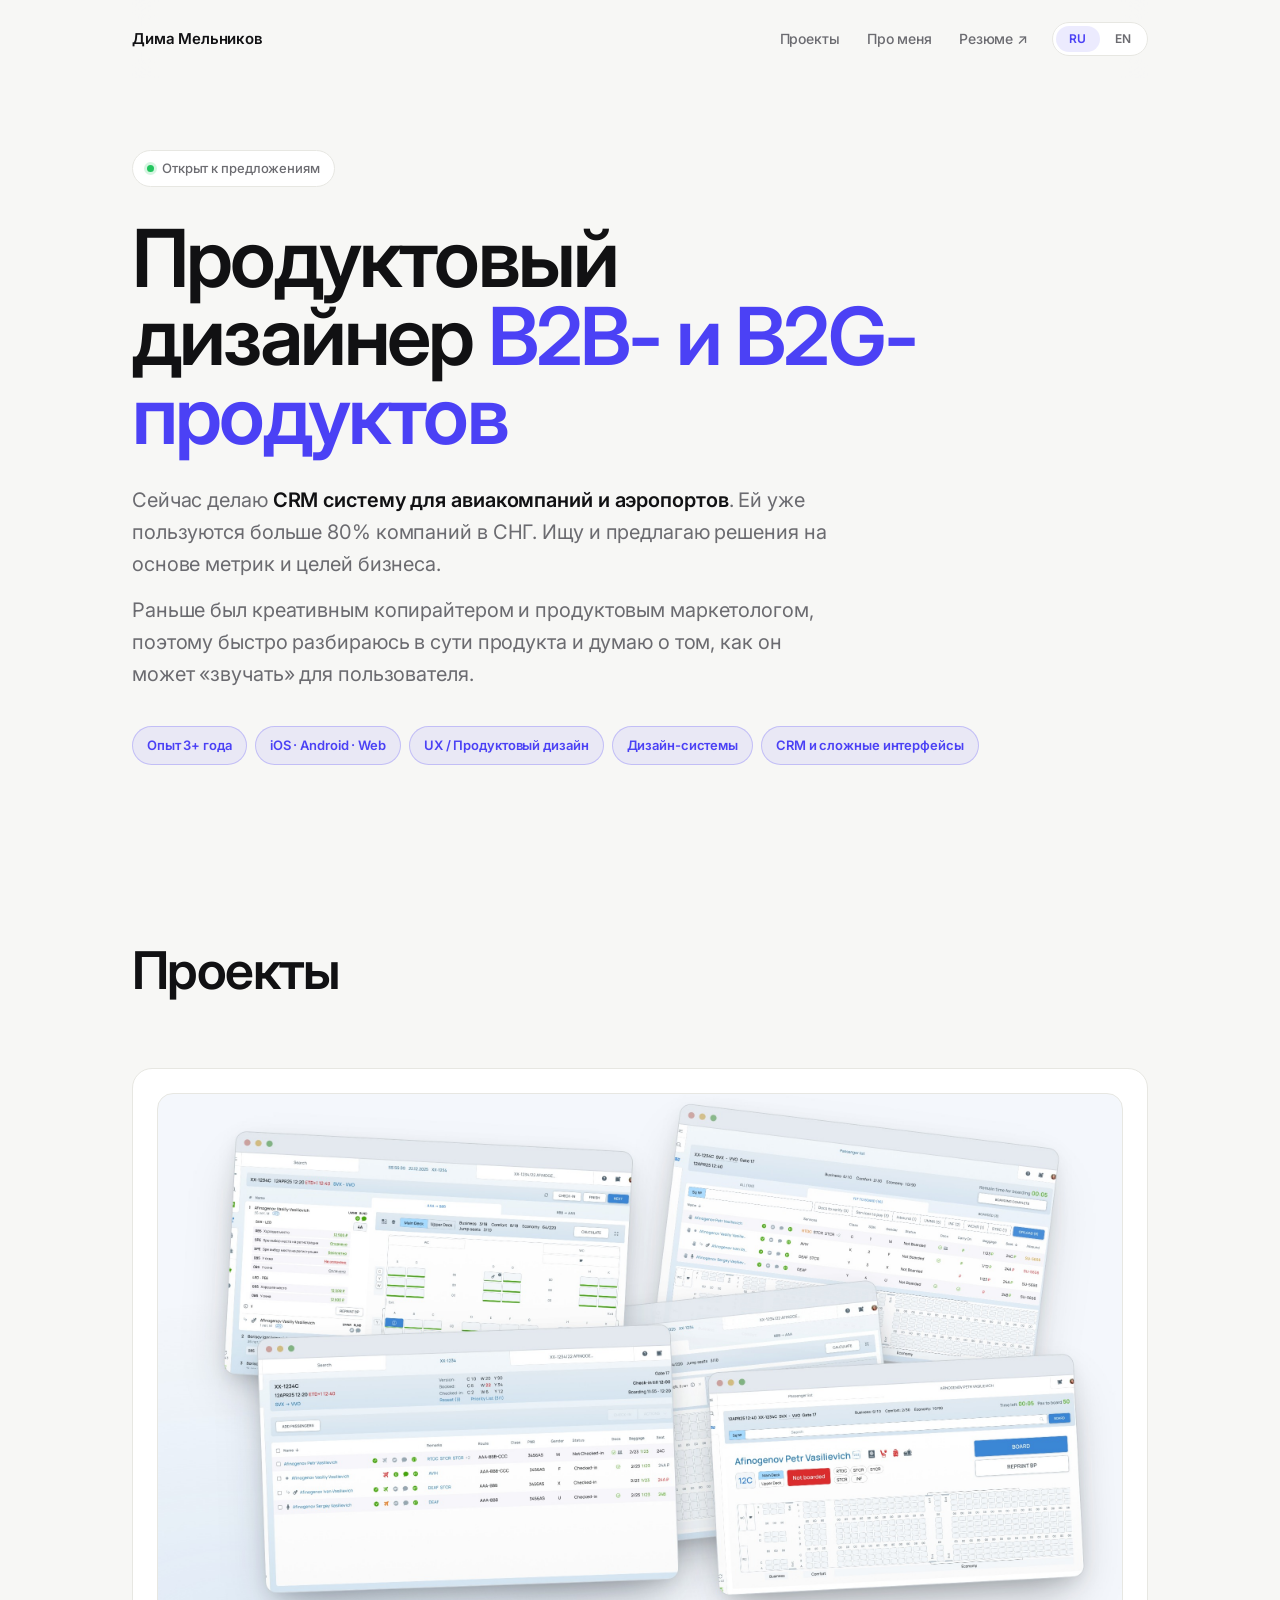
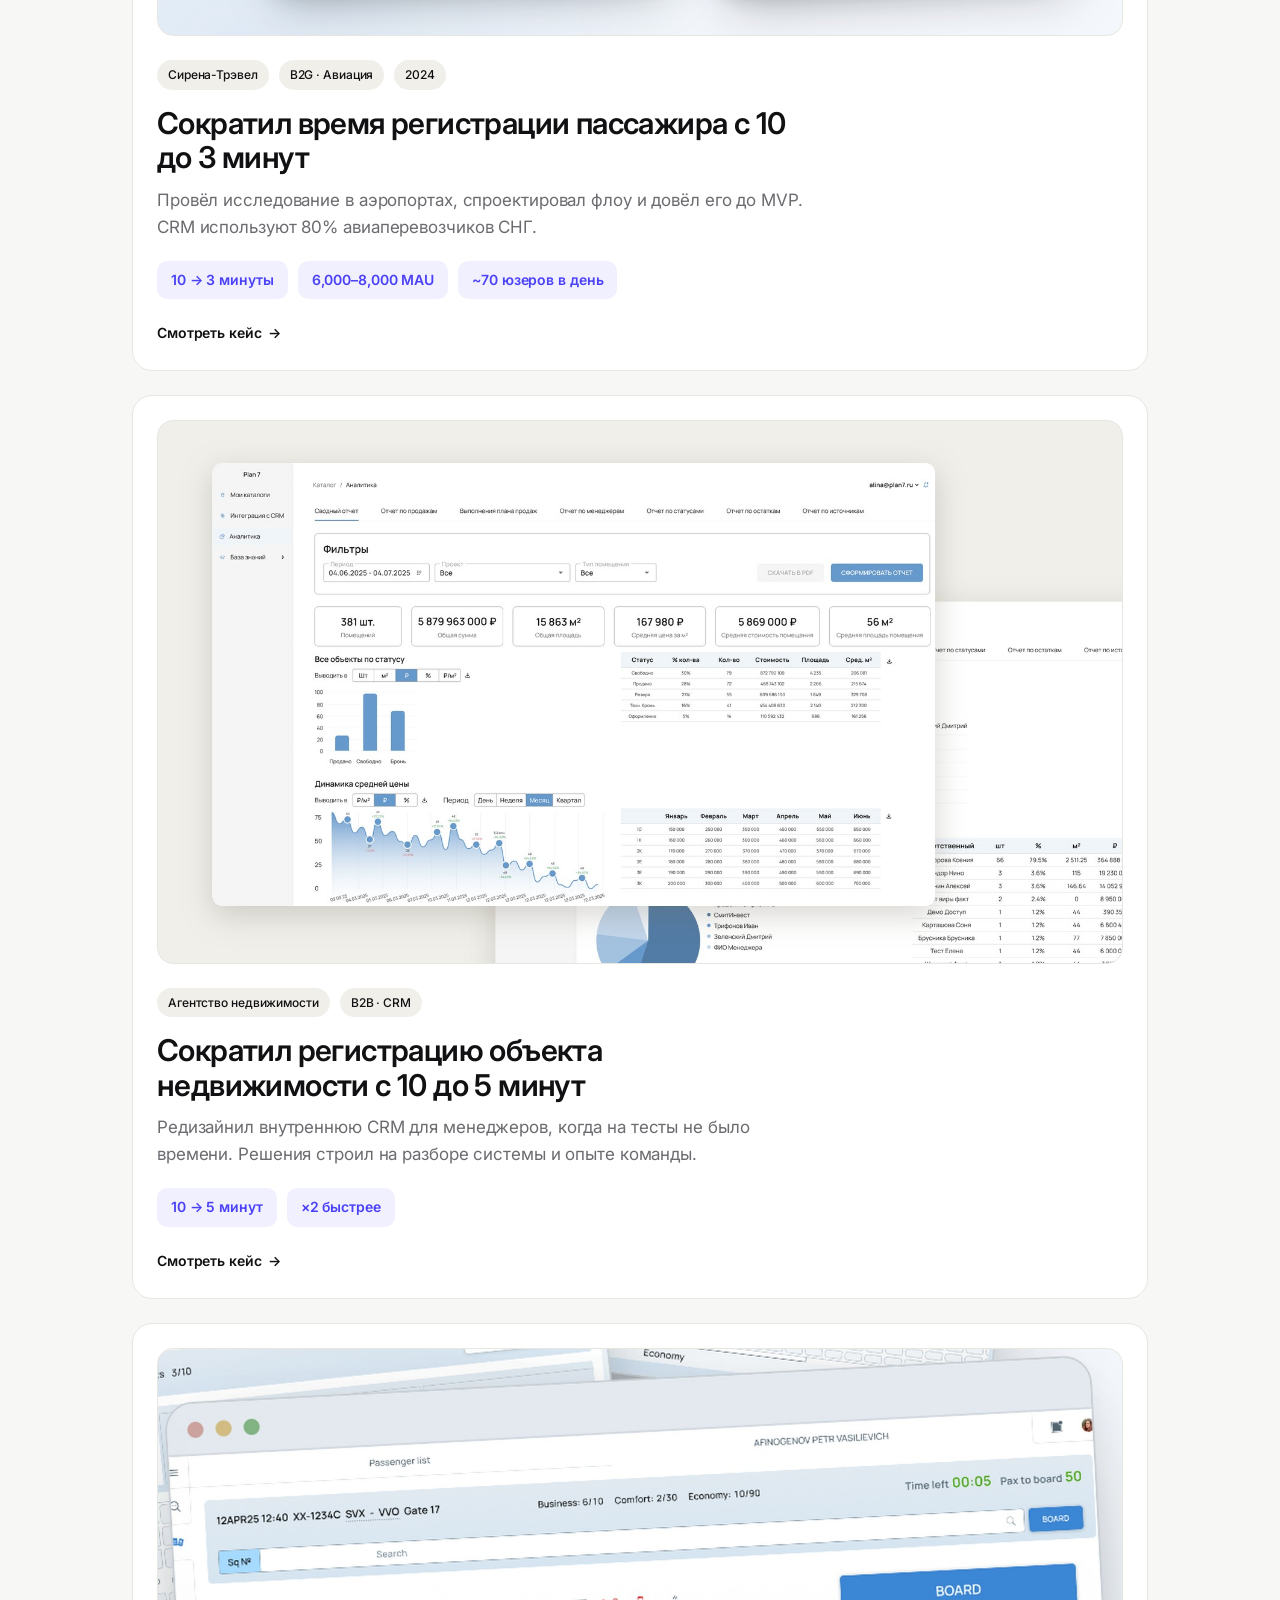
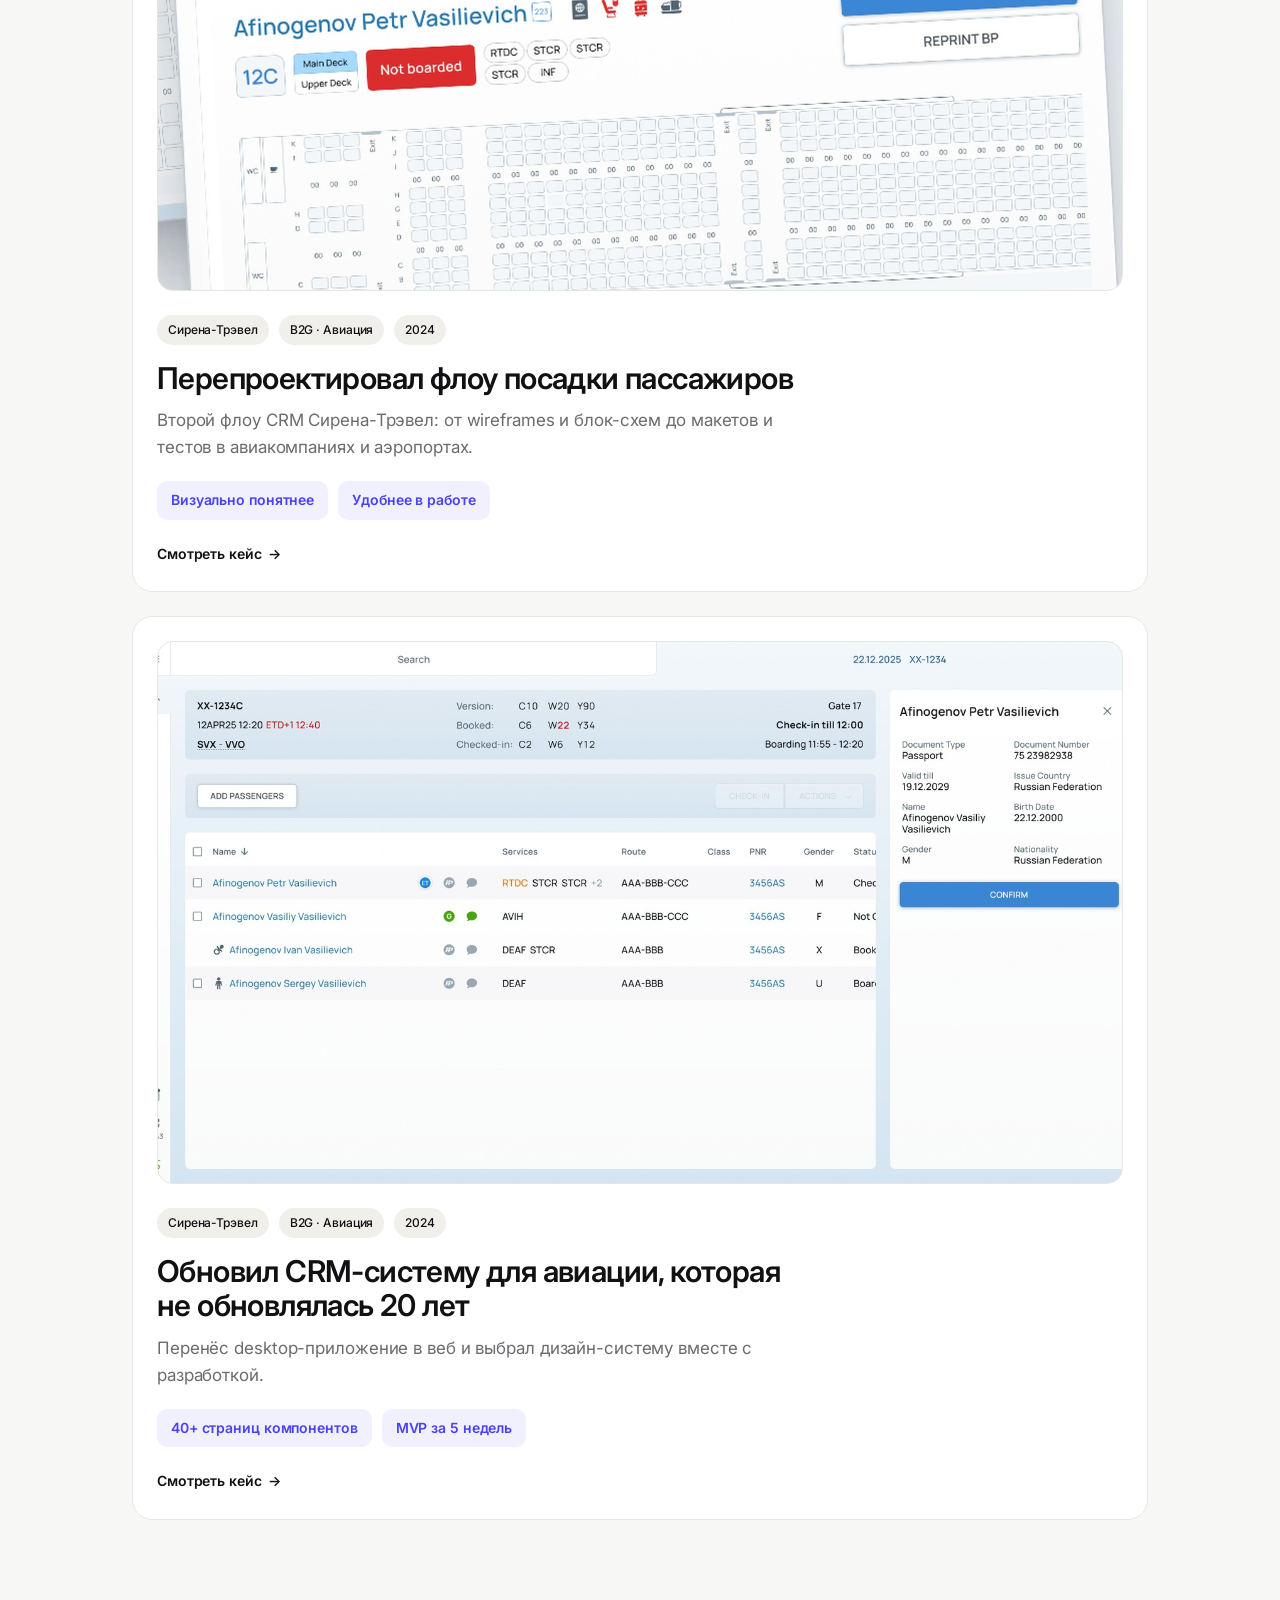
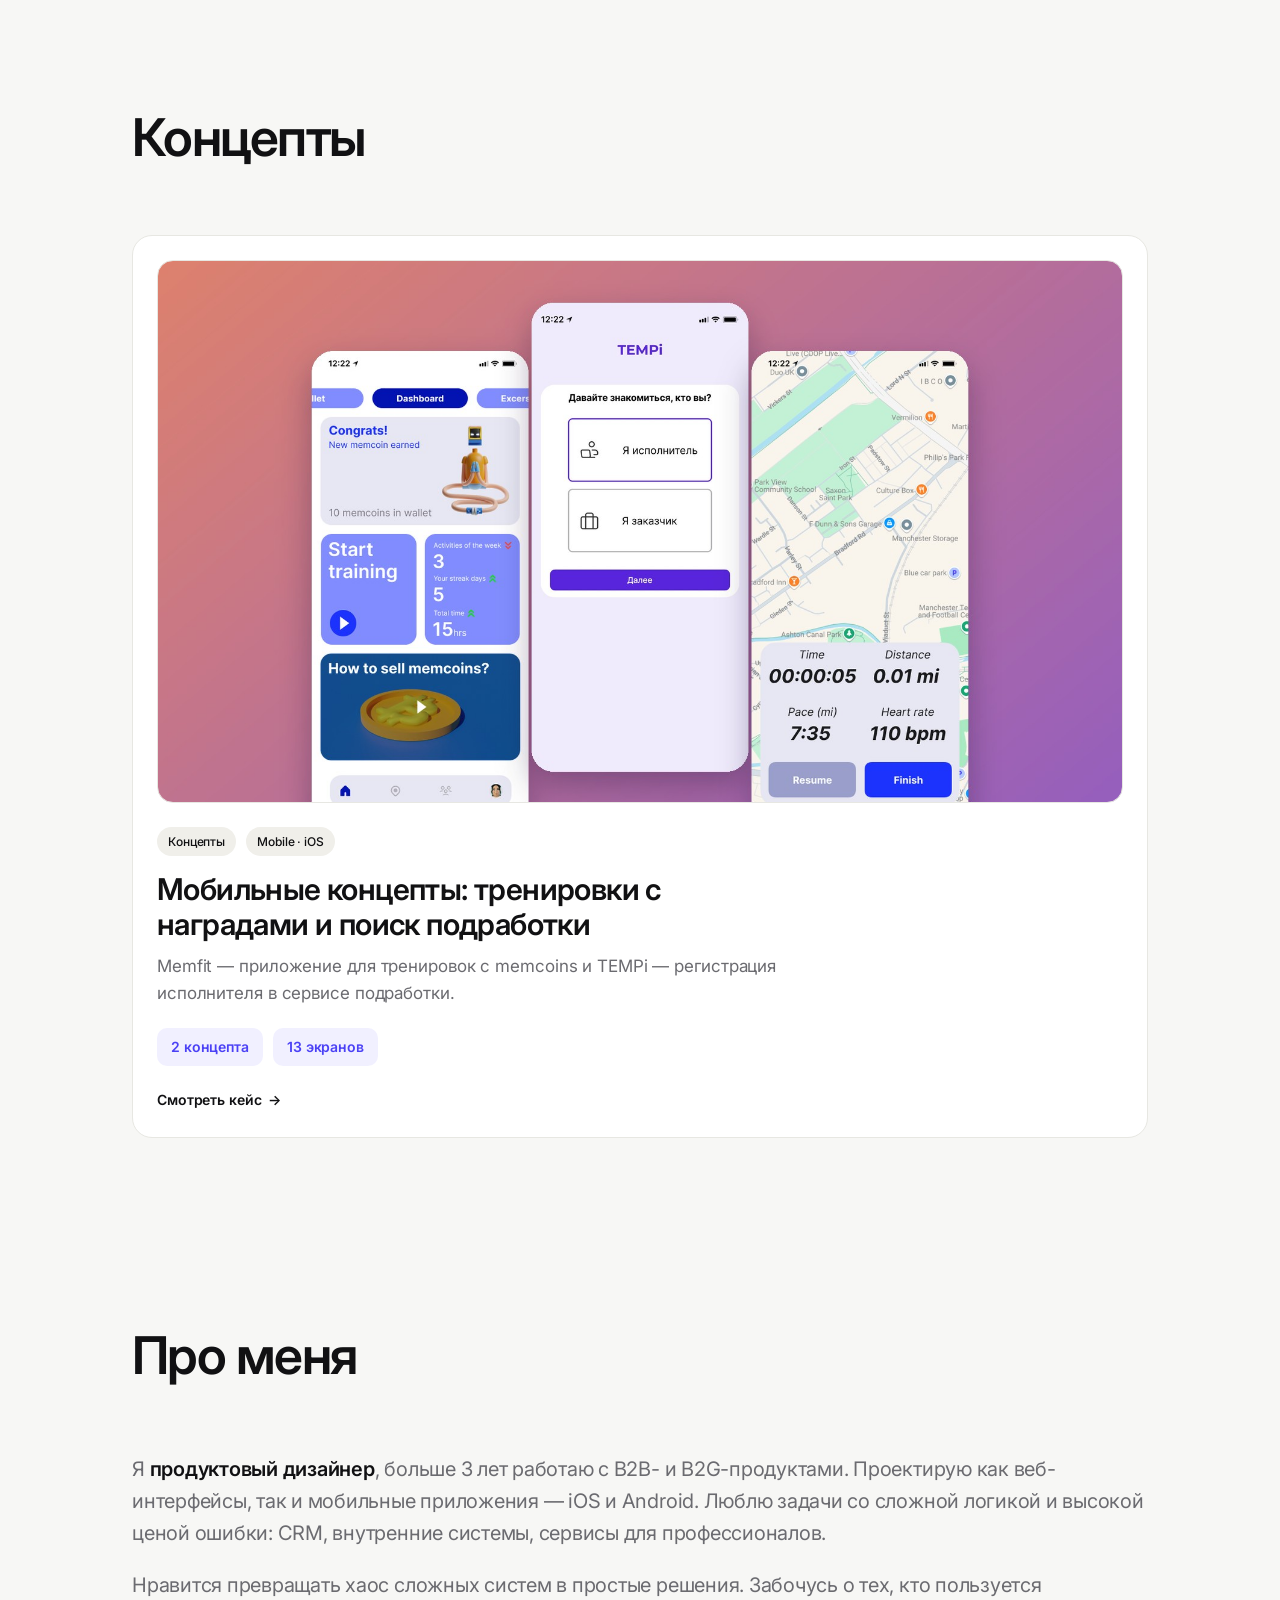
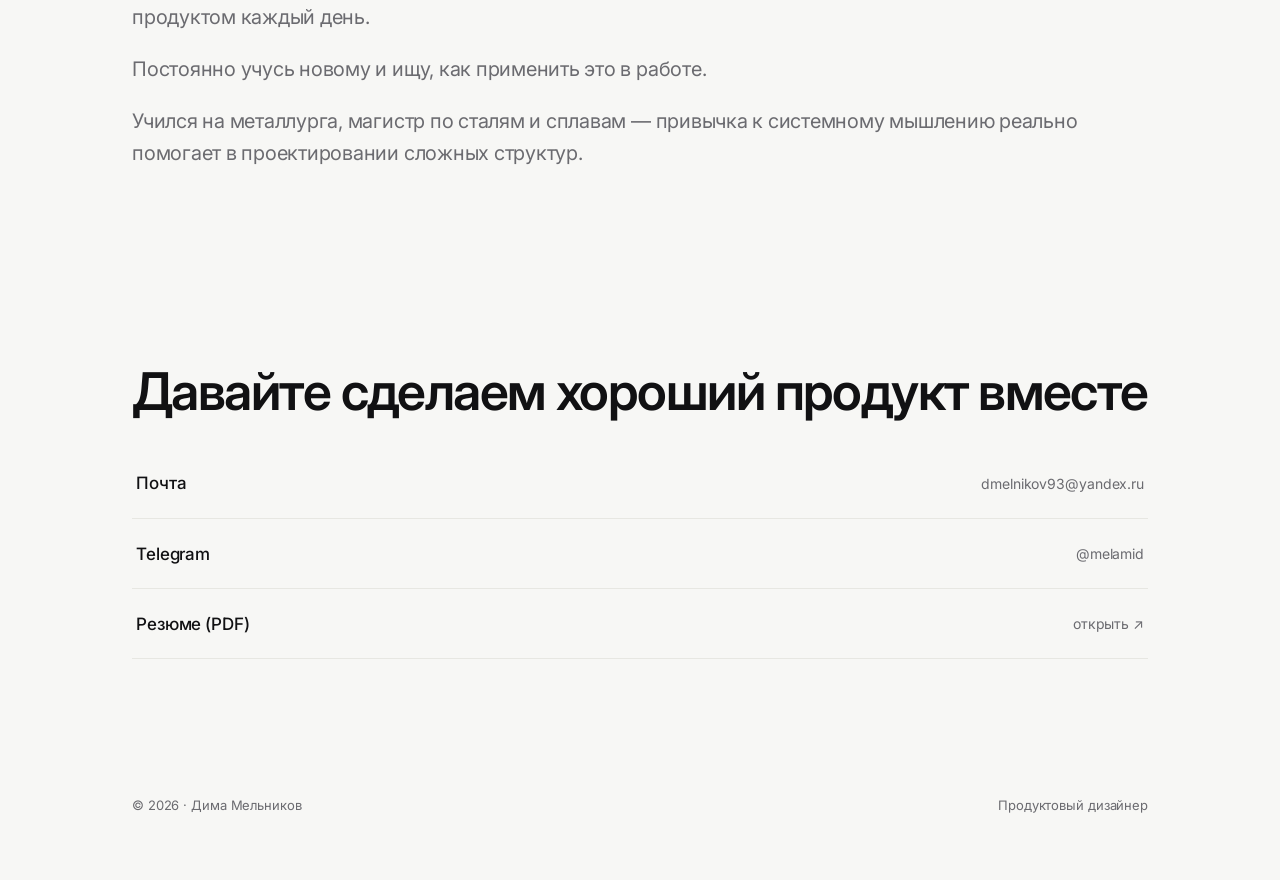
<file: index.html>
<!DOCTYPE html>
<html lang="ru">
<head>
<meta charset="UTF-8">
<meta name="viewport" content="width=device-width, initial-scale=1.0">
<title>Дима Мельников Портфолио</title>
<link rel="preconnect" href="https://fonts.googleapis.com">
<link rel="preconnect" href="https://fonts.gstatic.com" crossorigin>
<link href="https://fonts.googleapis.com/css2?family=Inter:wght@400;500;600;700&display=swap" rel="stylesheet">
<link rel="stylesheet" href="styles.css">
</head>
<body>

<div class="wrap">
  <div class="topbar">
    <a class="sig" href="index.html" data-i18n="sig_name">Дима Мельников</a>
    <div class="topbar-right">
      <nav>
        <a href="#projects" data-i18n="nav_projects">Проекты</a>
        <a href="#about" data-i18n="nav_about">Про меня</a>
        <a href="#" data-i18n="nav_resume" data-i18n-href="resume_url">Резюме ↗</a>
      </nav>
      <div class="lang-switch">
        <button data-lang="ru" class="active" aria-pressed="true">RU</button>
        <button data-lang="en" aria-pressed="false">EN</button>
      </div>
    </div>
  </div>
</div>

<!-- ================= HERO ================= -->
<div class="hero">
  <div class="wrap">
    <div class="avail"><span class="dot"></span> <span data-i18n="hero_badge">Открыт к предложениям</span></div>
    <h1 data-i18n="hero_h1">Продуктовый дизайнер <em>B2B- и B2G-продуктов</em></h1>
    <p class="lede" data-i18n="hero_lede1">Сейчас делаю <strong>CRM систему для авиакомпаний и аэропортов</strong>. Ей уже пользуются больше 80% компаний в СНГ. Ищу и предлагаю решения на основе метрик и целей бизнеса.</p>
    <p class="lede" data-i18n="hero_lede2">Раньше был креативным копирайтером и продуктовым маркетологом, поэтому быстро разбираюсь в сути продукта и думаю о том, как он может «звучать» для пользователя.</p>
    <div class="chips">
      <span class="chip chip-accent" data-i18n="chip1">Опыт 3+ года</span>
      <span class="chip chip-accent" data-i18n="chip5">iOS · Android · Web</span>
      <span class="chip chip-accent" data-i18n="chip2">UX / Продуктовый дизайн</span>
      <span class="chip chip-accent" data-i18n="chip3">Дизайн-системы</span>
      <span class="chip chip-accent" data-i18n="chip4">CRM и сложные интерфейсы</span>
    </div>
  </div>
</div>

<!-- ================= ПРОЕКТЫ ================= -->
<section id="projects">
  <div class="wrap">
    <div class="sec-head"><h2 data-i18n="sec_projects">Проекты</h2></div>

    <div class="cards">
      <a class="case-card" href="case-avia.html">
        <div class="cover" style="--cover: url('cover-1.jpg')"></div>
        <div class="case-card-body">
          <div class="case-meta"><span class="tag" data-i18n="c1_tag1">Сирена-Трэвел</span><span class="tag" data-i18n="c1_tag2">B2G · Авиация</span><span class="tag" data-i18n="c1_tag3">2024</span></div>
          <h3 data-i18n="c1_title">Сократил время регистрации пассажира с 10 до 3 минут</h3>
          <p class="blurb" data-i18n="c1_blurb">Провёл исследование в аэропортах, спроектировал флоу и довёл его до MVP. CRM используют 80% авиаперевозчиков СНГ.</p>
          <div class="result-inline">
            <span class="res" data-i18n="c1_res1">10 → 3 минуты</span>
            <span class="res" data-i18n="c1_res2">6,000–8,000 MAU</span>
            <span class="res" data-i18n="c1_res3">~70 юзеров в день</span>
          </div>
          <span class="case-link"><span data-i18n="case_link">Смотреть кейс</span> <span class="arrow">→</span></span>
        </div>
      </a>

      <a class="case-card" href="case-realty.html">
        <div class="cover" style="--cover: url('cover-2.jpg')"></div>
        <div class="case-card-body">
          <div class="case-meta"><span class="tag" data-i18n="c2_tag1">Агентство недвижимости</span><span class="tag" data-i18n="c2_tag2">B2B · CRM</span></div>
          <h3 data-i18n="c2_title">Сократил регистрацию объекта недвижимости с 10 до 5 минут</h3>
          <p class="blurb" data-i18n="c2_blurb">Редизайнил внутреннюю CRM для менеджеров, когда на тесты не было времени. Решения строил на разборе системы и опыте команды.</p>
          <div class="result-inline">
            <span class="res" data-i18n="c2_res1">10 → 5 минут</span>
            <span class="res" data-i18n="c2_res2">×2 быстрее</span>
          </div>
          <span class="case-link"><span data-i18n="case_link">Смотреть кейс</span> <span class="arrow">→</span></span>
        </div>
      </a>

      <a class="case-card" href="case-boarding.html">
        <div class="cover" style="--cover: url('cover-boarding.jpg')"></div>
        <div class="case-card-body">
          <div class="case-meta"><span class="tag" data-i18n="c3_tag1">Сирена-Трэвел</span><span class="tag" data-i18n="c3_tag2">B2G · Авиация</span><span class="tag" data-i18n="c3_tag3">2024</span></div>
          <h3 data-i18n="c3_title">Перепроектировал флоу посадки пассажиров</h3>
          <p class="blurb" data-i18n="c3_blurb">Второй флоу CRM Сирена-Трэвел: от wireframes и блок-схем до макетов и тестов в авиакомпаниях и аэропортах.</p>
          <div class="result-inline">
            <span class="res" data-i18n="c3_res1">Визуально понятнее</span>
            <span class="res" data-i18n="c3_res2">Удобнее в работе</span>
          </div>
          <span class="case-link"><span data-i18n="case_link">Смотреть кейс</span> <span class="arrow">→</span></span>
        </div>
      </a>

      <a class="case-card" href="case-migration.html">
        <div class="cover" style="--cover: url('cover-migration.jpg')"></div>
        <div class="case-card-body">
          <div class="case-meta"><span class="tag" data-i18n="c4_tag1">Сирена-Трэвел</span><span class="tag" data-i18n="c4_tag2">B2G · Авиация</span><span class="tag" data-i18n="c4_tag3">2024</span></div>
          <h3 data-i18n="c4_title">Обновил CRM-систему для авиации, которая не обновлялась 20 лет</h3>
          <p class="blurb" data-i18n="c4_blurb">Перенёс desktop-приложение в веб и выбрал дизайн-систему вместе с разработкой.</p>
          <div class="result-inline">
            <span class="res" data-i18n="c4_res1">40+ страниц компонентов</span>
            <span class="res" data-i18n="c4_res2">MVP за 5 недель</span>
          </div>
          <span class="case-link"><span data-i18n="case_link">Смотреть кейс</span> <span class="arrow">→</span></span>
        </div>
      </a>
    </div>
  </div>
</section>

<!-- ================= КОНЦЕПТЫ ================= -->
<section id="concepts">
  <div class="wrap">
    <div class="sec-head"><h2 data-i18n="sec_concepts">Концепты</h2></div>
    <div class="cards">
      <a class="case-card" href="case-mobile.html">
        <div class="cover" style="--cover: url('cover-mobile.jpg')"></div>
        <div class="case-card-body">
          <div class="case-meta"><span class="tag" data-i18n="c5_tag1">Концепты</span><span class="tag" data-i18n="c5_tag2">Mobile · iOS</span></div>
          <h3 data-i18n="c5_title">Мобильные концепты: тренировки с наградами и поиск подработки</h3>
          <p class="blurb" data-i18n="c5_blurb">Memfit — приложение для тренировок с memcoins и TEMPi — регистрация исполнителя в сервисе подработки.</p>
          <div class="result-inline">
            <span class="res" data-i18n="c5_res1">2 концепта</span>
            <span class="res" data-i18n="c5_res2">13 экранов</span>
          </div>
          <span class="case-link"><span data-i18n="case_link">Смотреть кейс</span> <span class="arrow">→</span></span>
        </div>
      </a>
    </div>
  </div>
</section>

<!-- ================= ЧТО ЕЩЁ УМЕЮ ================= -->
<!-- ================= ПРО МЕНЯ ================= -->
<section class="about" id="about">
  <div class="wrap">
    <div class="sec-head"><h2 data-i18n="sec_about">Про меня</h2></div>
    <div class="body">
      <p data-i18n="about_p1">Я <strong>продуктовый дизайнер</strong>, больше 3 лет работаю с B2B- и B2G-продуктами. Проектирую как веб-интерфейсы, так и мобильные приложения — iOS и Android. Люблю задачи со сложной логикой и высокой ценой ошибки: CRM, внутренние системы, сервисы для профессионалов.</p>
      <p data-i18n="about_p2">Нравится превращать хаос сложных систем в простые решения. Забочусь о тех, кто пользуется продуктом каждый день.</p>
      <p data-i18n="about_p3">Постоянно учусь новому и ищу, как применить это в работе.</p>
      <p data-i18n="about_p4">Учился на металлурга, магистр по сталям и сплавам — привычка к системному мышлению реально помогает в проектировании сложных структур.</p>
    </div>
  </div>
</section>

<!-- ================= КОНТАКТЫ ================= -->
<section class="contact" id="contact">
  <div class="wrap">
    <h2 data-i18n="contact_h2">Давайте сделаем хороший продукт вместе</h2>
    <div class="links">
      <a href="mailto:dmelnikov93@yandex.ru" data-i18n-href="contact_email_href"><span data-i18n="contact_email_label">Почта</span><span class="k" data-i18n="contact_email_val">dmelnikov93@yandex.ru</span></a>
      <a href="https://t.me/melamid"><span data-i18n="contact_tg_label">Telegram</span><span class="k">@melamid</span></a>
      <a href="#" data-i18n-href="resume_url"><span data-i18n="contact_resume_label">Резюме (PDF)</span><span class="k" data-i18n="contact_resume_val">открыть ↗</span></a>
    </div>
  </div>
</section>

<footer>
  <div class="wrap foot-meta">
    <span>© 2026 · Дима Мельников</span>
    <span data-i18n="footer_role">Продуктовый дизайнер</span>
  </div>
</footer>

<script>
window.TRANSLATIONS = {
  __title: {ru:"Дима Мельников Портфолио", en:"Dima Melnikov Portfolio"},
  sig_name: {ru:"Дима Мельников", en:"Dima Melnikov"},
  nav_projects: {ru:"Проекты", en:"Projects"},
  nav_about: {ru:"Про меня", en:"About"},
  nav_resume: {ru:"Резюме ↗", en:"Resume ↗"},
  resume_url: {ru:"Melnikov_Dmitriy_Resume.pdf", en:"Melnikov_Dmitriy_CV.pdf"},
  hero_badge: {ru:"Открыт к предложениям", en:"Open to opportunities"},
  hero_h1: {ru:'Продуктовый дизайнер <em>B2B- и B2G-продуктов</em>', en:'Product designer for <em>B2B and B2G products</em>'},
  hero_lede1: {ru:'Сейчас делаю <strong>CRM систему для авиакомпаний и аэропортов</strong>. Ей уже пользуются больше 80% компаний в СНГ. Ищу и предлагаю решения на основе метрик и целей бизнеса.', en:"Right now I'm building a <strong>CRM system for airlines and airports</strong>. It's already used by more than 80% of companies across the CIS. I look for and propose solutions based on metrics and business goals."},
  hero_lede2: {ru:'Раньше был креативным копирайтером и продуктовым маркетологом, поэтому быстро разбираюсь в сути продукта и думаю о том, как он может «звучать» для пользователя.', en:"I used to work as a creative copywriter and product marketer, so I get to the core of a product quickly and think about how it should \u201csound\u201d to the user."},
  chip1: {ru:"Опыт 3+ года", en:"3+ years of experience"},
  chip5: {ru:"iOS · Android · Web", en:"iOS · Android · Web"},
  chip2: {ru:"UX / Продуктовый дизайн", en:"UX / Product design"},
  chip3: {ru:"Дизайн-системы", en:"Design systems"},
  chip4: {ru:"CRM и сложные интерфейсы", en:"CRM & complex interfaces"},
  sec_projects: {ru:"Проекты", en:"Projects"},
  c1_tag1: {ru:"Сирена-Трэвел", en:"Sirena-Travel"},
  c1_tag2: {ru:"B2G · Авиация", en:"B2G · Aviation"},
  c1_tag3: {ru:"2024", en:"2024"},
  c3_tag1: {ru:"Сирена-Трэвел", en:"Sirena-Travel"},
  c3_tag2: {ru:"B2G · Авиация", en:"B2G · Aviation"},
  c3_tag3: {ru:"2024", en:"2024"},
  c4_tag1: {ru:"Сирена-Трэвел", en:"Sirena-Travel"},
  c4_tag2: {ru:"B2G · Авиация", en:"B2G · Aviation"},
  c4_tag3: {ru:"2024", en:"2024"},
  c2_tag1: {ru:"Агентство недвижимости", en:"Real estate agency"},
  c2_tag2: {ru:"B2B · CRM", en:"B2B · CRM"},
  c1_title: {ru:"Сократил время регистрации пассажира с 10 до 3 минут", en:"Cut passenger check-in time from 10 minutes to 3"},
  c1_blurb: {ru:"Провёл исследование в аэропортах, спроектировал флоу и довёл его до MVP. CRM используют 80% авиаперевозчиков СНГ.", en:"Ran research at airports, designed the flow, and took it to an MVP. The CRM is used by 80% of CIS air carriers."},
  c1_res1: {ru:"10 → 3 минуты", en:"10 → 3 minutes"},
  c1_res2: {ru:"6,000–8,000 MAU", en:"6,000–8,000 MAU"},
  c1_res3: {ru:"~70 юзеров в день", en:"~70 users a day"},
  c2_title: {ru:"Сократил регистрацию объекта недвижимости с 10 до 5 минут", en:"Cut property registration time from 10 minutes to 5"},
  c2_blurb: {ru:"Редизайнил внутреннюю CRM для менеджеров, когда на тесты не было времени. Решения строил на разборе системы и опыте команды.", en:"Redesigned an internal CRM for managers with no time for user testing. Decisions were based on system analysis and the team's own experience."},
  c2_res1: {ru:"10 → 5 минут", en:"10 → 5 minutes"},
  c2_res2: {ru:"×2 быстрее", en:"2× faster"},
  c3_title: {ru:"Перепроектировал флоу посадки пассажиров", en:"Redesigned the passenger boarding flow"},
  c3_blurb: {ru:"Второй флоу CRM Сирена-Трэвел: от wireframes и блок-схем до макетов и тестов в авиакомпаниях и аэропортах.", en:"The second flow of the Sirena-Travel CRM: from wireframes and flowcharts to mockups and tests at airlines and airports."},
  c3_res1: {ru:"Визуально понятнее", en:"Visually clearer"},
  c3_res2: {ru:"Удобнее в работе", en:"More convenient to use"},
  c4_title: {ru:"Обновил CRM-систему для авиации, которая не обновлялась 20 лет", en:"Modernized an aviation CRM system that hadn't been updated in 20 years"},
  c4_blurb: {ru:"Перенёс desktop-приложение в веб и выбрал дизайн-систему вместе с разработкой.", en:"Moved a desktop application to the web and chose the design system together with engineering."},
  c4_res1: {ru:"40+ страниц компонентов", en:"40+ pages of components"},
  c4_res2: {ru:"MVP за 5 недель", en:"MVP in 5 weeks"},
  c5_tag1: {ru:"Концепты", en:"Concepts"},
  c5_tag2: {ru:"Mobile · iOS", en:"Mobile · iOS"},
  c5_title: {ru:"Мобильные концепты: тренировки с наградами и поиск подработки", en:"Mobile concepts: workouts with rewards and a job search"},
  c5_blurb: {ru:"Memfit — приложение для тренировок с memcoins и TEMPi — регистрация исполнителя в сервисе подработки.", en:"Memfit, a workout app with memcoins, and TEMPi, worker sign-up in a part-time job service."},
  c5_res1: {ru:"2 концепта", en:"2 concepts"},
  c5_res2: {ru:"13 экранов", en:"13 screens"},
  sec_concepts: {ru:"Концепты", en:"Concepts"},
  case_link: {ru:"Смотреть кейс", en:"View case"},
  sec_about: {ru:"Про меня", en:"About me"},
  about_p1: {ru:'Я <strong>продуктовый дизайнер</strong>, больше 3 лет работаю с B2B- и B2G-продуктами. Проектирую как веб-интерфейсы, так и мобильные приложения — iOS и Android. Люблю задачи со сложной логикой и высокой ценой ошибки: CRM, внутренние системы, сервисы для профессионалов.', en:"I'm a <strong>product designer</strong> with more than 3 years working on B2B and B2G products. I design both web interfaces and mobile apps, iOS and Android. I love problems with complex logic and a high cost of error: CRM systems, internal tools, services built for professionals."},
  about_p2: {ru:"Нравится превращать хаос сложных систем в простые решения. Забочусь о тех, кто пользуется продуктом каждый день.", en:"I enjoy turning the chaos of complex systems into simple solutions, and I care about the people who use the product every day."},
  about_p3: {ru:"Постоянно учусь новому и ищу, как применить это в работе.", en:"I keep learning new things and looking for ways to put them to work."},
  about_p4: {ru:"Учился на металлурга, магистр по сталям и сплавам — привычка к системному мышлению реально помогает в проектировании сложных структур.", en:"Trained as a metallurgical engineer, with a master's in steels and alloys — that habit of systems thinking genuinely helps when designing complex structures."},
  contact_h2: {ru:"Давайте сделаем хороший продукт вместе", en:"Let's build a great product together"},
  contact_email_label: {ru:"Почта", en:"Email"},
  contact_email_href: {ru:"mailto:dmelnikov93@yandex.ru", en:"mailto:dimonmel@yahoo.com"},
  contact_email_val: {ru:"dmelnikov93@yandex.ru", en:"dimonmel@yahoo.com"},
  contact_tg_label: {ru:"Telegram", en:"Telegram"},
  contact_resume_label: {ru:"Резюме (PDF)", en:"Resume (PDF)"},
  contact_resume_val: {ru:"открыть ↗", en:"open ↗"},
  footer_role: {ru:"Продуктовый дизайнер", en:"Product designer"}
};
</script>
<script src="i18n.js"></script>
</body>
</html>
</file>
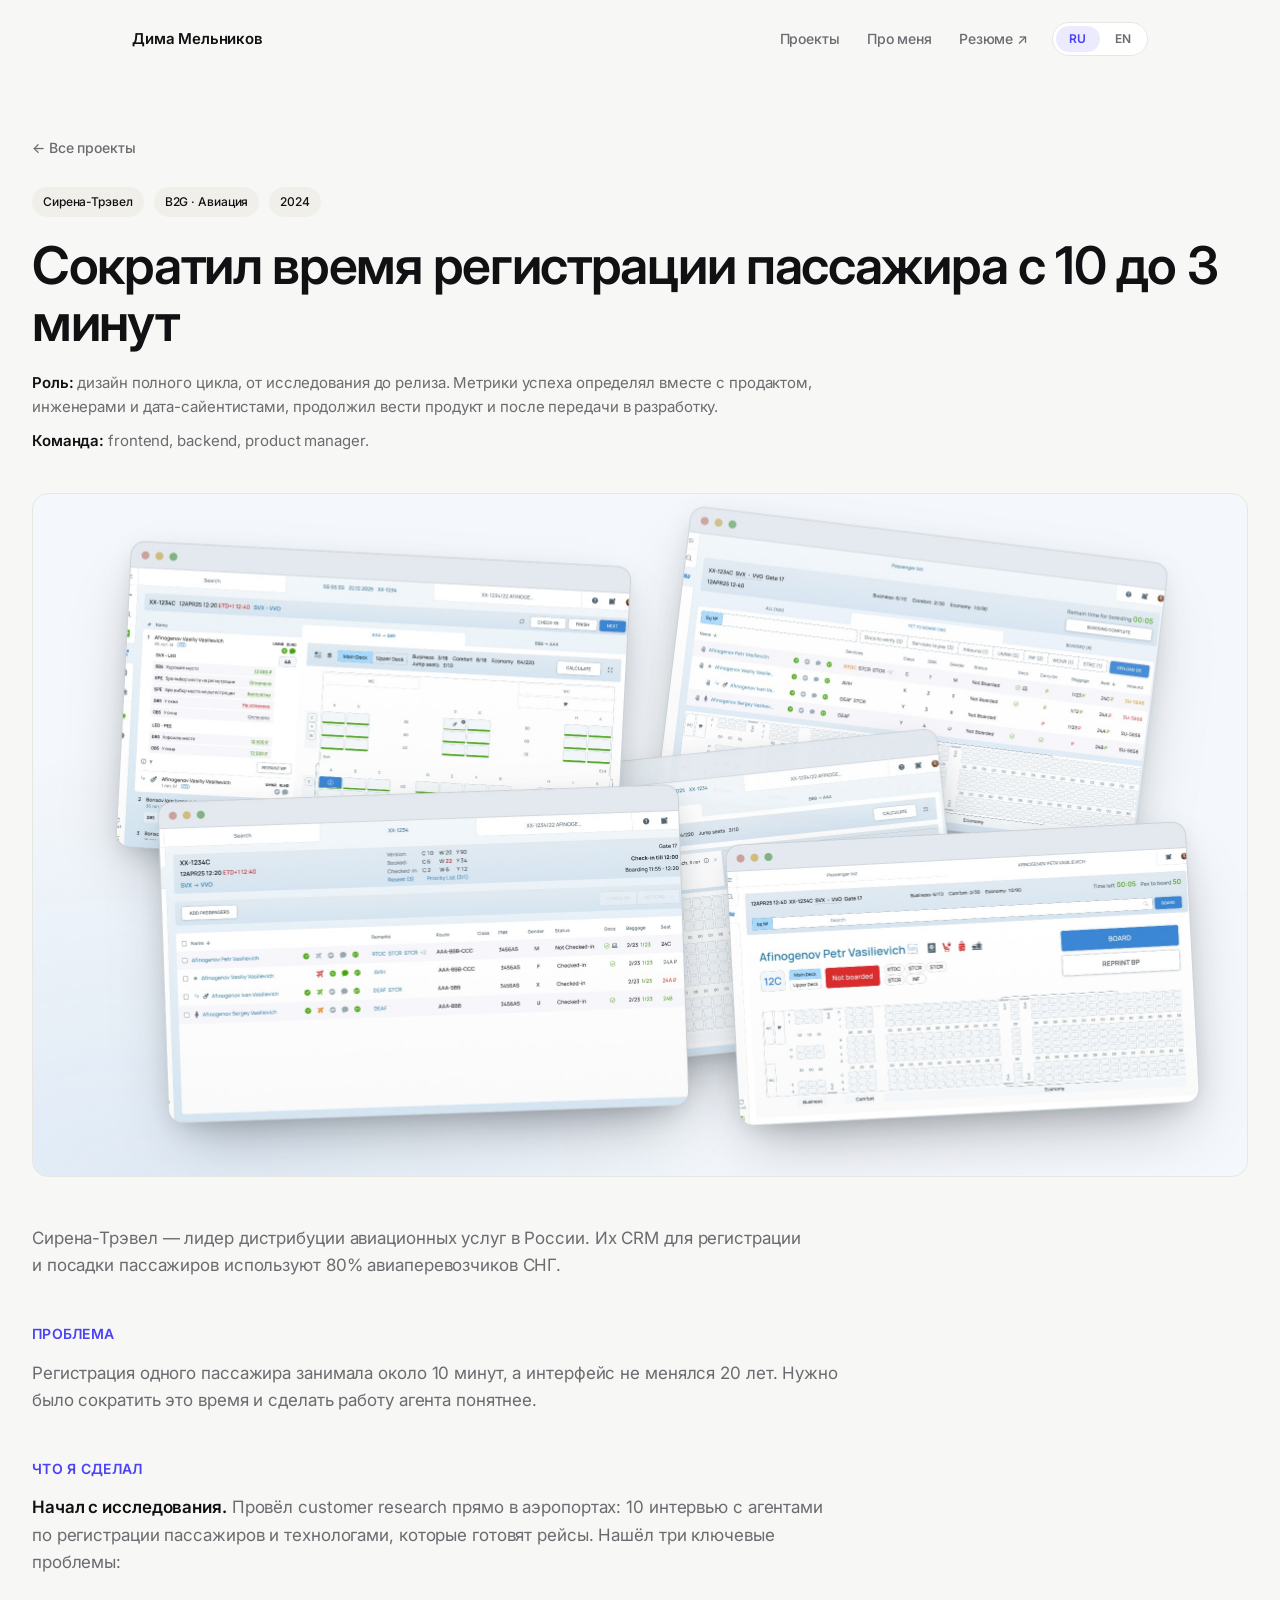
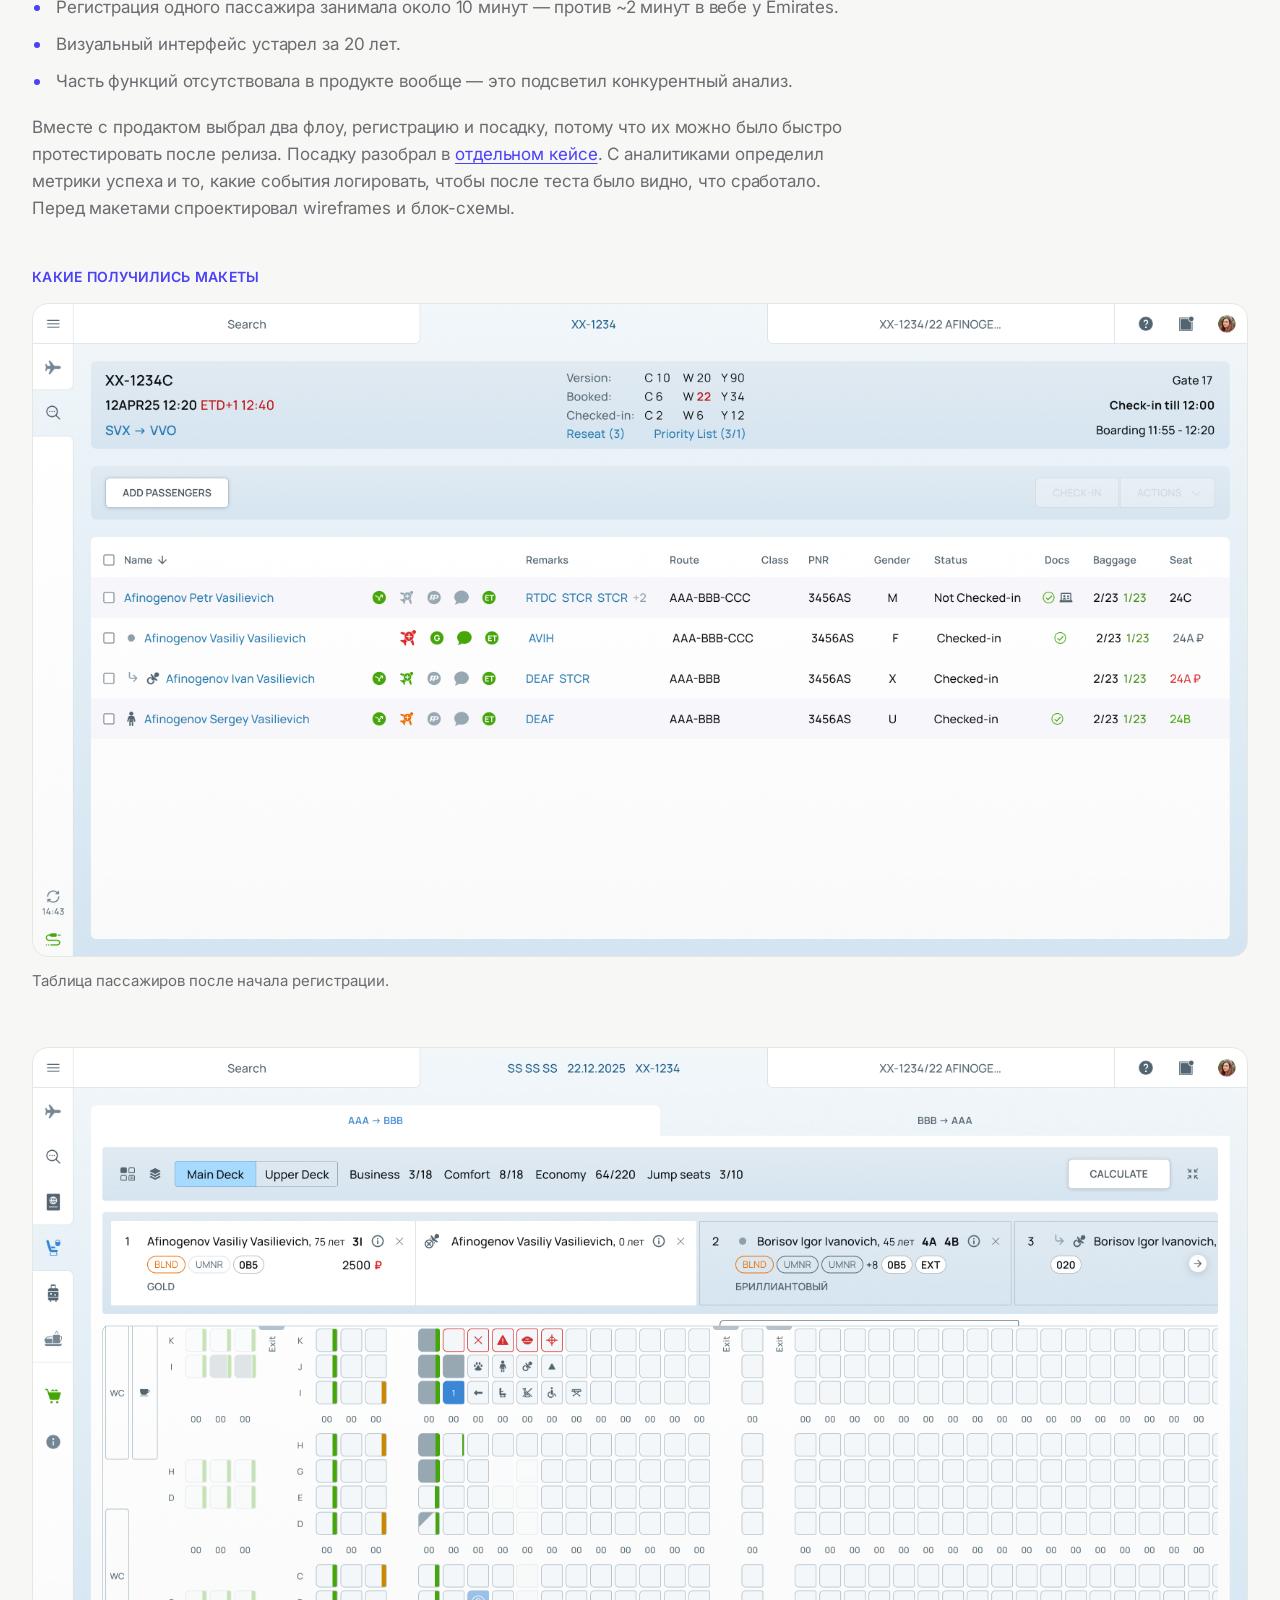
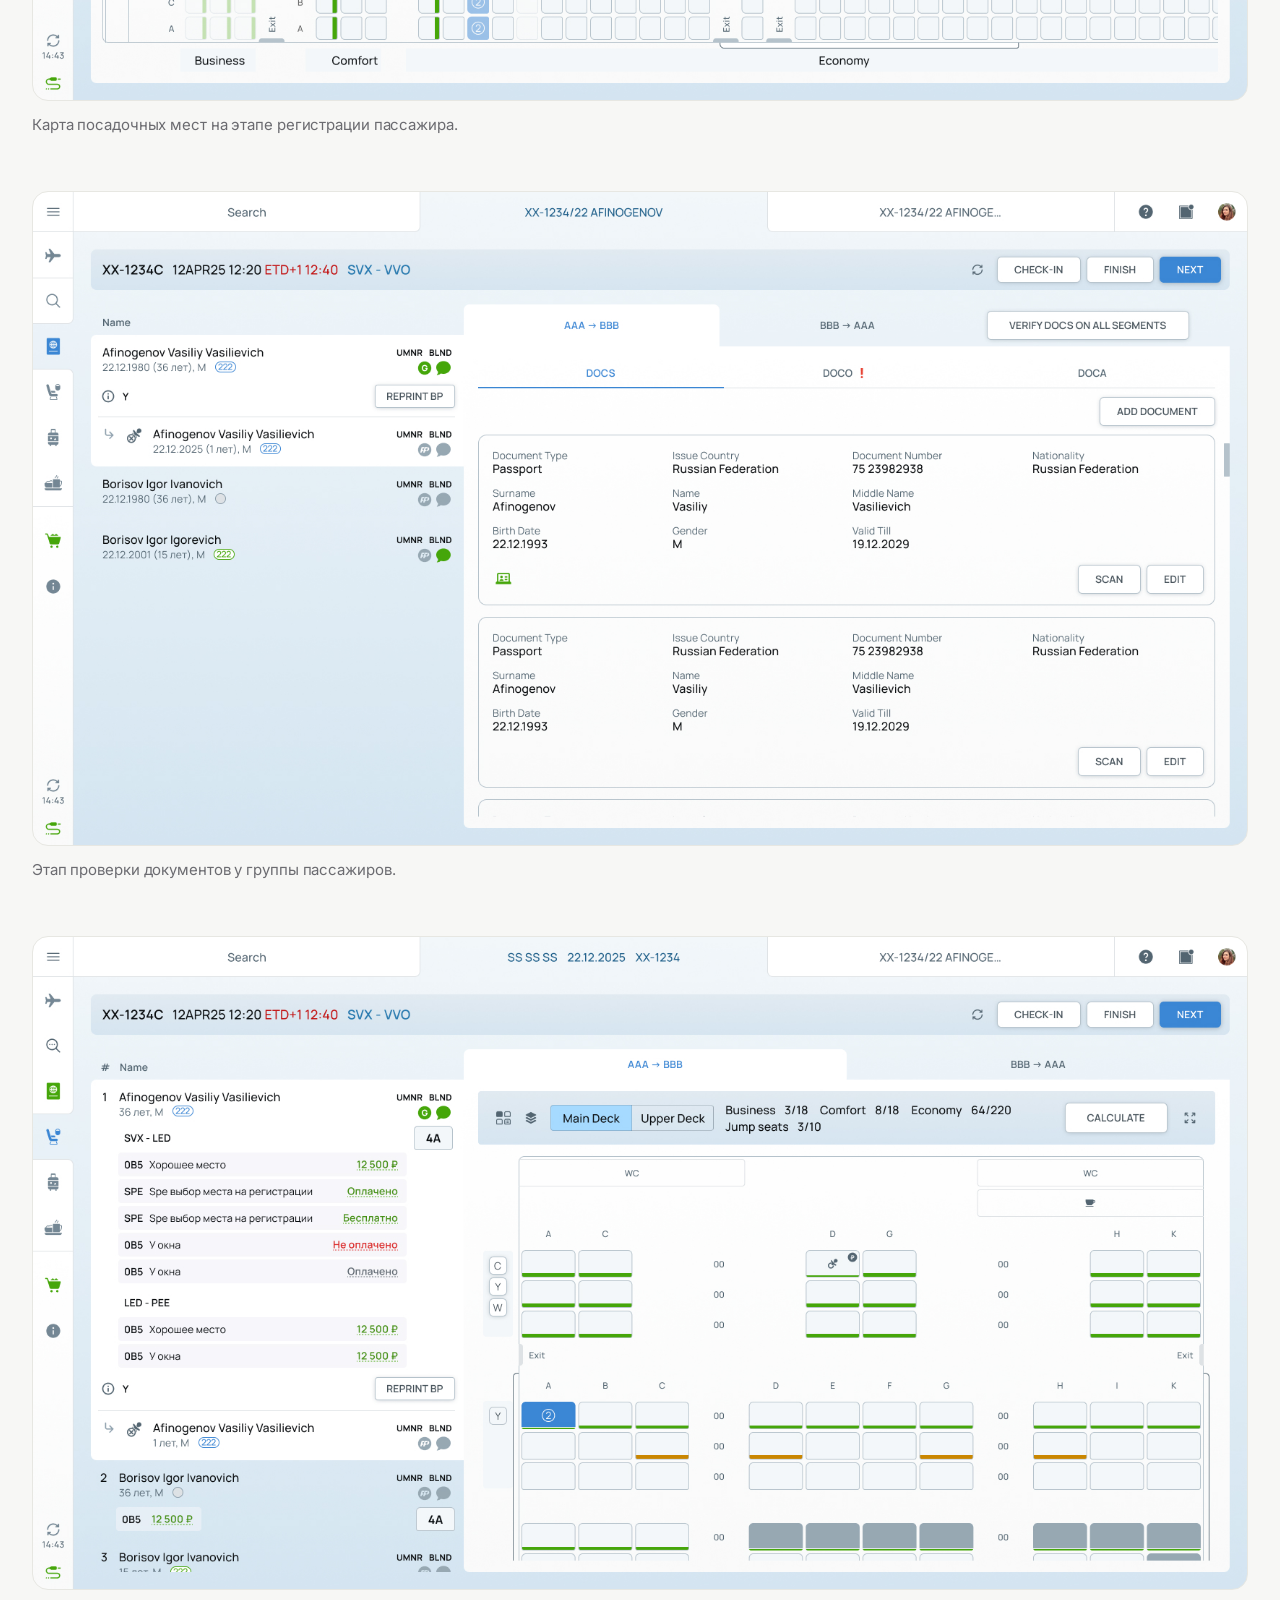
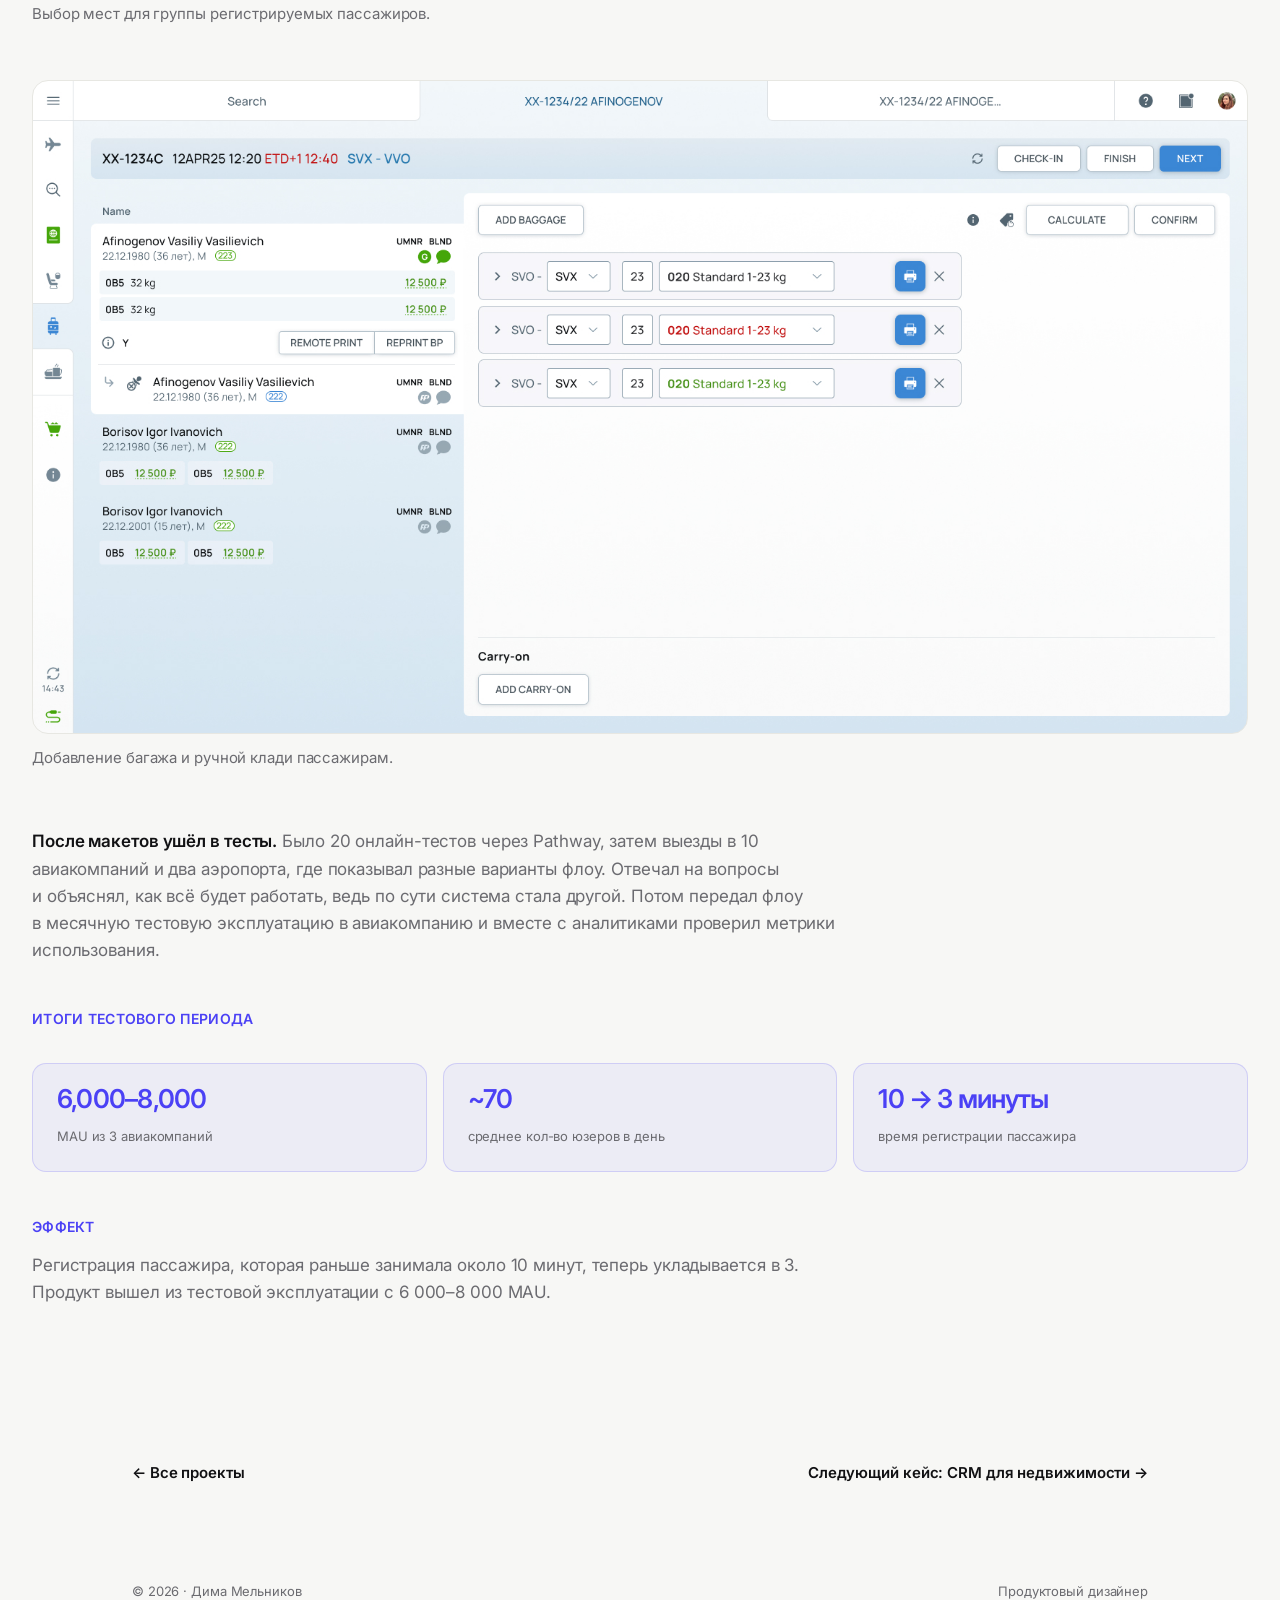
<file: case-avia.html>
<!DOCTYPE html>
<html lang="ru">
<head>
<meta charset="UTF-8">
<meta name="viewport" content="width=device-width, initial-scale=1.0">
<title>Регистрация пассажира · Портфолио</title>
<link rel="preconnect" href="https://fonts.googleapis.com">
<link rel="preconnect" href="https://fonts.gstatic.com" crossorigin>
<link href="https://fonts.googleapis.com/css2?family=Inter:wght@400;500;600;700&display=swap" rel="stylesheet">
<link rel="stylesheet" href="styles.css">
</head>
<body>

<div class="wrap">
  <div class="topbar">
    <a class="sig" href="index.html" data-i18n="sig_name">Дима Мельников</a>
    <div class="topbar-right">
      <nav>
        <a href="index.html#projects" data-i18n="nav_projects">Проекты</a>
        <a href="index.html#about" data-i18n="nav_about">Про меня</a>
        <a href="#" data-i18n="nav_resume" data-i18n-href="resume_url">Резюме ↗</a>
      </nav>
      <div class="lang-switch">
        <button data-lang="ru" class="active" aria-pressed="true">RU</button>
        <button data-lang="en" aria-pressed="false">EN</button>
      </div>
    </div>
  </div>
</div>

<section class="case-hero">
  <div class="wrap-wide">
    <a class="back-link" href="index.html" data-i18n="back_link">← Все проекты</a>
    <div class="case-meta"><span class="tag" data-i18n="tag1">Сирена-Трэвел</span><span class="tag" data-i18n="tag2">B2G · Авиация</span><span class="tag" data-i18n="tag3">2024</span></div>
    <h1 data-i18n="case_h1">Сократил время регистрации пассажира с 10 до 3 минут</h1>
    <p class="role-line" data-i18n="role_line"><b>Роль:</b> дизайн полного цикла, от исследования до релиза. Метрики успеха определял вместе с продактом, инженерами и дата-сайентистами, продолжил вести продукт и после передачи в разработку.</p>
    <p class="role-line" data-i18n="team_line"><b>Команда:</b> frontend, backend, product manager.</p>
  </div>
</section>

<section class="case-body">
  <div class="wrap-wide">
    <div class="cover" style="--cover: url('cover-1.jpg')"></div>

    <p data-i18n="intro_p">Сирена-Трэвел — лидер дистрибуции авиационных услуг в&nbsp;России. Их CRM для&nbsp;регистрации и&nbsp;посадки пассажиров используют 80% авиаперевозчиков СНГ.</p>

    <h2 data-i18n="h2_problem">Проблема</h2>

    <p data-i18n="problem_p">Регистрация одного пассажира занимала около 10 минут, а&nbsp;интерфейс не&nbsp;менялся 20 лет. Нужно было сократить это время и&nbsp;сделать работу агента понятнее.</p>

    <h2 data-i18n="h2_what">Что я сделал</h2>

    <p data-i18n="what_p2"><strong>Начал с&nbsp;исследования.</strong> Провёл customer research прямо в&nbsp;аэропортах: 10 интервью с&nbsp;агентами по&nbsp;регистрации пассажиров и&nbsp;технологами, которые готовят рейсы. Нашёл три ключевые проблемы:</p>

    <ul>
      <li data-i18n="li1">Регистрация одного пассажира занимала около 10 минут — против ~2 минут в&nbsp;вебе у&nbsp;Emirates.</li>
      <li data-i18n="li2">Визуальный интерфейс устарел за&nbsp;20 лет.</li>
      <li data-i18n="li3">Часть функций отсутствовала в&nbsp;продукте вообще — это&nbsp;подсветил конкурентный анализ.</li>
    </ul>

    <p data-i18n="what_p3">Вместе с&nbsp;продактом выбрал два флоу, регистрацию и&nbsp;посадку, потому что их можно было быстро протестировать после релиза. Посадку разобрал в&nbsp;<a href="case-boarding.html">отдельном кейсе</a>. С&nbsp;аналитиками определил метрики успеха и&nbsp;то, какие события логировать, чтобы после теста было видно, что&nbsp;сработало. Перед макетами спроектировал wireframes и&nbsp;блок-схемы.</p>

    <h2 data-i18n="h2_mockups">Какие получились макеты</h2>

    <div class="mockup-feed">
      <div class="mockup-item">
        <div class="cover" style="--cover:url('mockup-1.jpg')"></div>
        <p class="mockup-caption" data-i18n="mockup1_caption">Таблица пассажиров после начала регистрации.</p>
      </div>
      <div class="mockup-item">
        <div class="cover" style="--cover:url('mockup-2.jpg')"></div>
        <p class="mockup-caption" data-i18n="mockup2_caption">Карта посадочных мест на&nbsp;этапе регистрации пассажира.</p>
      </div>
      <div class="mockup-item">
        <div class="cover" style="--cover:url('mockup-3.jpg')"></div>
        <p class="mockup-caption" data-i18n="mockup3_caption">Этап проверки документов у&nbsp;группы пассажиров.</p>
      </div>
      <div class="mockup-item">
        <div class="cover" style="--cover:url('mockup-4.jpg')"></div>
        <p class="mockup-caption" data-i18n="mockup4_caption">Выбор мест для&nbsp;группы регистрируемых пассажиров.</p>
      </div>
      <div class="mockup-item">
        <div class="cover" style="--cover:url('mockup-5.jpg')"></div>
        <p class="mockup-caption" data-i18n="mockup5_caption">Добавление багажа и&nbsp;ручной клади пассажирам.</p>
      </div>
    </div>

    <p data-i18n="what_p4"><strong>После макетов ушёл в&nbsp;тесты.</strong> Было 20 онлайн-тестов через Pathway, затем выезды в&nbsp;10 авиакомпаний и&nbsp;два аэропорта, где показывал разные варианты флоу. Отвечал на&nbsp;вопросы и&nbsp;объяснял, как всё будет работать, ведь по&nbsp;сути система стала другой. Потом передал флоу в&nbsp;месячную тестовую эксплуатацию в&nbsp;авиакомпанию и&nbsp;вместе с&nbsp;аналитиками проверил метрики использования.</p>

    <h2 data-i18n="h2_result">Итоги тестового периода</h2>

    <div class="result">
      <div class="kpi"><b data-i18n="kpi1_b">6,000–8,000</b><span data-i18n="kpi1_span">MAU из 3 авиакомпаний</span></div>
      <div class="kpi"><b data-i18n="kpi2_b">~70</b><span data-i18n="kpi2_span">среднее кол-во юзеров в день</span></div>
      <div class="kpi"><b data-i18n="kpi3_b">10 → 3 минуты</b><span data-i18n="kpi3_span">время регистрации пассажира</span></div>
    </div>

    <h2 data-i18n="h2_outcome">Эффект</h2>

    <p data-i18n="outcome_p">Регистрация пассажира, которая раньше занимала около 10 минут, теперь укладывается в&nbsp;3. Продукт вышел из&nbsp;тестовой эксплуатации с&nbsp;6&nbsp;000–8&nbsp;000 MAU.</p>

  </div>
</section>

<div class="wrap">
  <div class="case-nav">
    <a href="index.html" data-i18n="back_link">← Все проекты</a>
    <a href="case-realty.html" data-i18n="casenav_next">Следующий кейс: CRM для недвижимости →</a>
  </div>
</div>

<footer>
  <div class="wrap foot-meta">
    <span>© 2026 · Дима Мельников</span>
    <span data-i18n="footer_role">Продуктовый дизайнер</span>
  </div>
</footer>

<script>
window.TRANSLATIONS = {
  __title: {"ru": "Регистрация пассажира · Портфолио", "en": "Passenger check-in · Portfolio"},
  sig_name: {ru:"Дима Мельников", en:"Dima Melnikov"},
  nav_projects: {ru:"Проекты", en:"Projects"},
  nav_about: {ru:"Про меня", en:"About"},
  nav_resume: {ru:"Резюме ↗", en:"Resume ↗"},
  resume_url: {ru:"Melnikov_Dmitriy_Resume.pdf", en:"Melnikov_Dmitriy_CV.pdf"},
  back_link: {ru:"← Все проекты", en:"← All projects"},
  footer_role: {ru:"Продуктовый дизайнер", en:"Product designer"},
  tag1: {ru:"Сирена-Трэвел", en:"Sirena-Travel"},
  tag2: {ru:"B2G · Авиация", en:"B2G · Aviation"},
  tag3: {ru:"2024", en:"2024"},
  case_h1: {ru:"Сократил время регистрации пассажира с 10 до 3 минут", en:"Cut passenger check-in time from 10 minutes to 3"},
  role_line: {ru:"<b>Роль:</b> дизайн полного цикла, от исследования до релиза. Метрики успеха определял вместе с продактом, инженерами и дата-сайентистами, продолжил вести продукт и после передачи в разработку.", en:"<b>Role:</b> end-to-end design, from research to release. Defined success metrics together with the product manager, engineers, and data scientists, and kept working with the product after it was handed off to development."},
  team_line: {ru:"<b>Команда:</b> frontend, backend, product manager.", en:"<b>Team:</b> frontend, backend, product manager."},
  intro_p: {ru:"Сирена-Трэвел — лидер дистрибуции авиационных услуг в&nbsp;России. Их CRM для&nbsp;регистрации и&nbsp;посадки пассажиров используют 80% авиаперевозчиков СНГ.", en:"Sirena-Travel is a leading distributor of aviation services in Russia. Their CRM for passenger check-in and boarding is used by 80% of CIS air carriers."},
  h2_problem: {ru:"Проблема", en:"The problem"},
  problem_p: {ru:"Регистрация одного пассажира занимала около 10 минут, а&nbsp;интерфейс не&nbsp;менялся 20 лет. Нужно было сократить это время и&nbsp;сделать работу агента понятнее.", en:"Checking in a single passenger took about 10 minutes, and the interface hadn't changed in 20 years. The goal was to cut that time and make the agent's work clearer."},
  h2_what: {ru:"Что я сделал", en:"What I did"},
  what_p2: {ru:"<strong>Начал с&nbsp;исследования.</strong> Провёл customer research прямо в&nbsp;аэропортах: 10 интервью с&nbsp;агентами по&nbsp;регистрации пассажиров и&nbsp;технологами, которые готовят рейсы. Нашёл три ключевые проблемы:", en:"<strong>Started with research.</strong> Ran customer research right at the airports: 10 interviews with passenger check-in agents and the technologists who prepare flights. Found three key problems:"},
  li1: {ru:"Регистрация одного пассажира занимала около 10 минут — против ~2 минут в&nbsp;вебе у&nbsp;Emirates.", en:"Checking in a single passenger took about 10 minutes, versus about 2 minutes in Emirates' web check-in."},
  li2: {ru:"Визуальный интерфейс устарел за&nbsp;20 лет.", en:"The visual interface hadn't changed in 20 years."},
  li3: {ru:"Часть функций отсутствовала в&nbsp;продукте вообще — это&nbsp;подсветил конкурентный анализ.", en:"Some features were missing from the product entirely — competitive analysis brought that to light."},
  what_p3: {ru:"Вместе с&nbsp;продактом выбрал два флоу, регистрацию и&nbsp;посадку, потому что их можно было быстро протестировать после релиза. Посадку разобрал в&nbsp;<a href=\"case-boarding.html\">отдельном кейсе</a>. С&nbsp;аналитиками определил метрики успеха и&nbsp;то, какие события логировать, чтобы после теста было видно, что&nbsp;сработало. Перед макетами спроектировал wireframes и&nbsp;блок-схемы.", en:"Together with the product manager, I picked two flows, check-in and boarding, because they could be tested quickly after release. Boarding is covered in a <a href=\"case-boarding.html\">separate case</a>. Worked with analysts to define success metrics and what events to log, so it would be clear after testing what worked. Before the mockups, I designed wireframes and flowcharts."},
  h2_mockups: {ru:"Какие получились макеты", en:"How the mockups turned out"},
  mockup1_caption: {ru:"Таблица пассажиров после начала регистрации.", en:"Passenger table after check-in starts."},
  mockup2_caption: {ru:"Карта посадочных мест на&nbsp;этапе регистрации пассажира.", en:"Seat map at the passenger check-in stage."},
  mockup3_caption: {ru:"Этап проверки документов у&nbsp;группы пассажиров.", en:"Document check for a group of passengers."},
  mockup4_caption: {ru:"Выбор мест для&nbsp;группы регистрируемых пассажиров.", en:"Seat selection for a group of passengers being checked in."},
  mockup5_caption: {ru:"Добавление багажа и&nbsp;ручной клади пассажирам.", en:"Adding baggage and carry-on for passengers."},
  what_p4: {ru:"<strong>После макетов ушёл в&nbsp;тесты.</strong> Было 20 онлайн-тестов через Pathway, затем выезды в&nbsp;10 авиакомпаний и&nbsp;два аэропорта, где показывал разные варианты флоу. Отвечал на&nbsp;вопросы и&nbsp;объяснял, как всё будет работать, ведь по&nbsp;сути система стала другой. Потом передал флоу в&nbsp;месячную тестовую эксплуатацию в&nbsp;авиакомпанию и&nbsp;вместе с&nbsp;аналитиками проверил метрики использования.", en:"<strong>After the mockups, I moved into testing.</strong> 20 online tests through Pathway, then site visits to 10 airlines and two airports, showing different variants of the flow. I answered questions and explained how everything would work, since the system had essentially become a different one. Then I handed the flow off for a month-long test run at an airline and reviewed usage metrics with the analysts."},
  h2_result: {ru:"Итоги тестового периода", en:"Results of the test period"},
  kpi1_b: {ru:"6,000–8,000", en:"6,000–8,000"},
  kpi1_span: {ru:"MAU из 3 авиакомпаний", en:"MAU across 3 airlines"},
  kpi2_b: {ru:"~70", en:"~70"},
  kpi2_span: {ru:"среднее кол-во юзеров в день", en:"average daily users"},
  kpi3_b: {ru:"10 → 3 минуты", en:"10 → 3 min"},
  kpi3_span: {ru:"время регистрации пассажира", en:"passenger check-in time"},
  h2_outcome: {ru:"Эффект", en:"Impact"},
  outcome_p: {ru:"Регистрация пассажира, которая раньше занимала около 10 минут, теперь укладывается в&nbsp;3. Продукт вышел из&nbsp;тестовой эксплуатации с&nbsp;6&nbsp;000–8&nbsp;000 MAU.", en:"Passenger check-in that used to take about 10 minutes now takes 3. The product came out of the test run with 6,000–8,000 MAU."},
  casenav_next: {ru:"Следующий кейс: CRM для недвижимости →", en:"Next case: Real estate CRM →"}
};
</script>
<script src="i18n.js"></script>
</body>
</html>
</file>
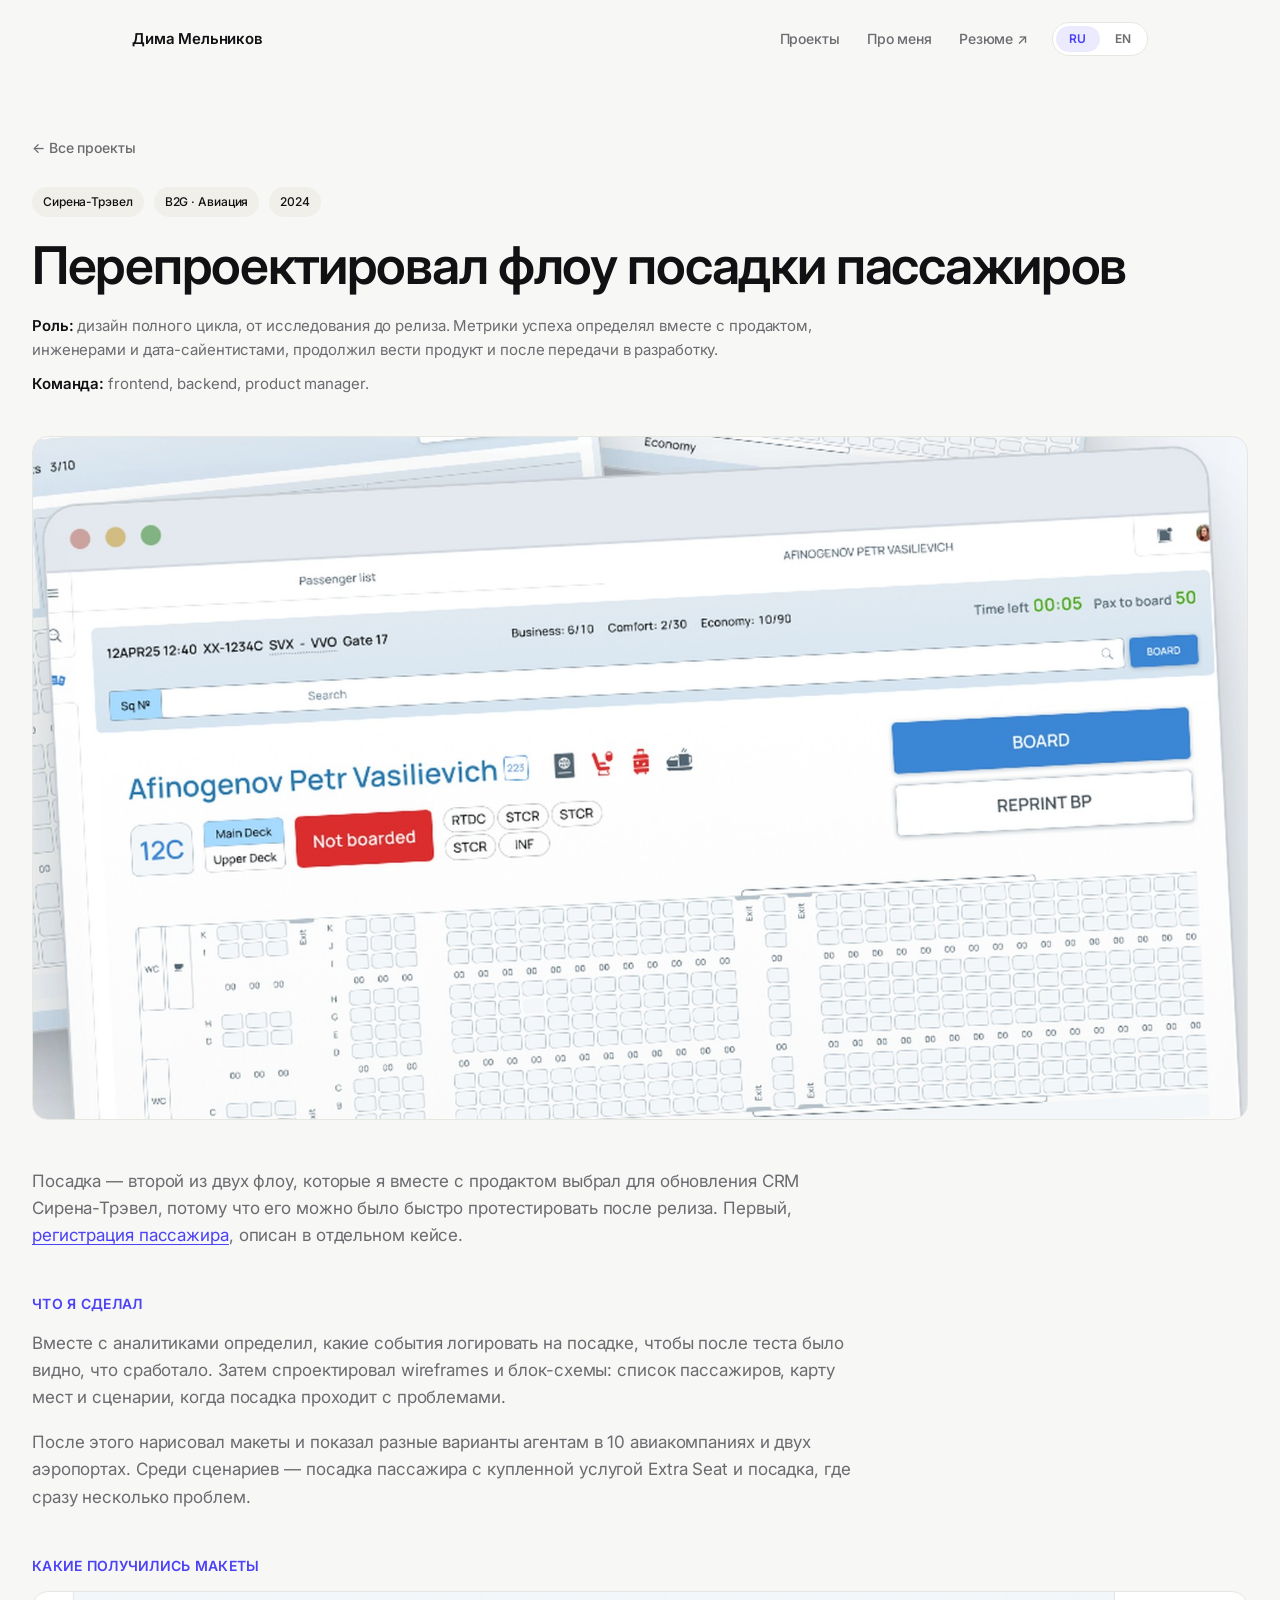
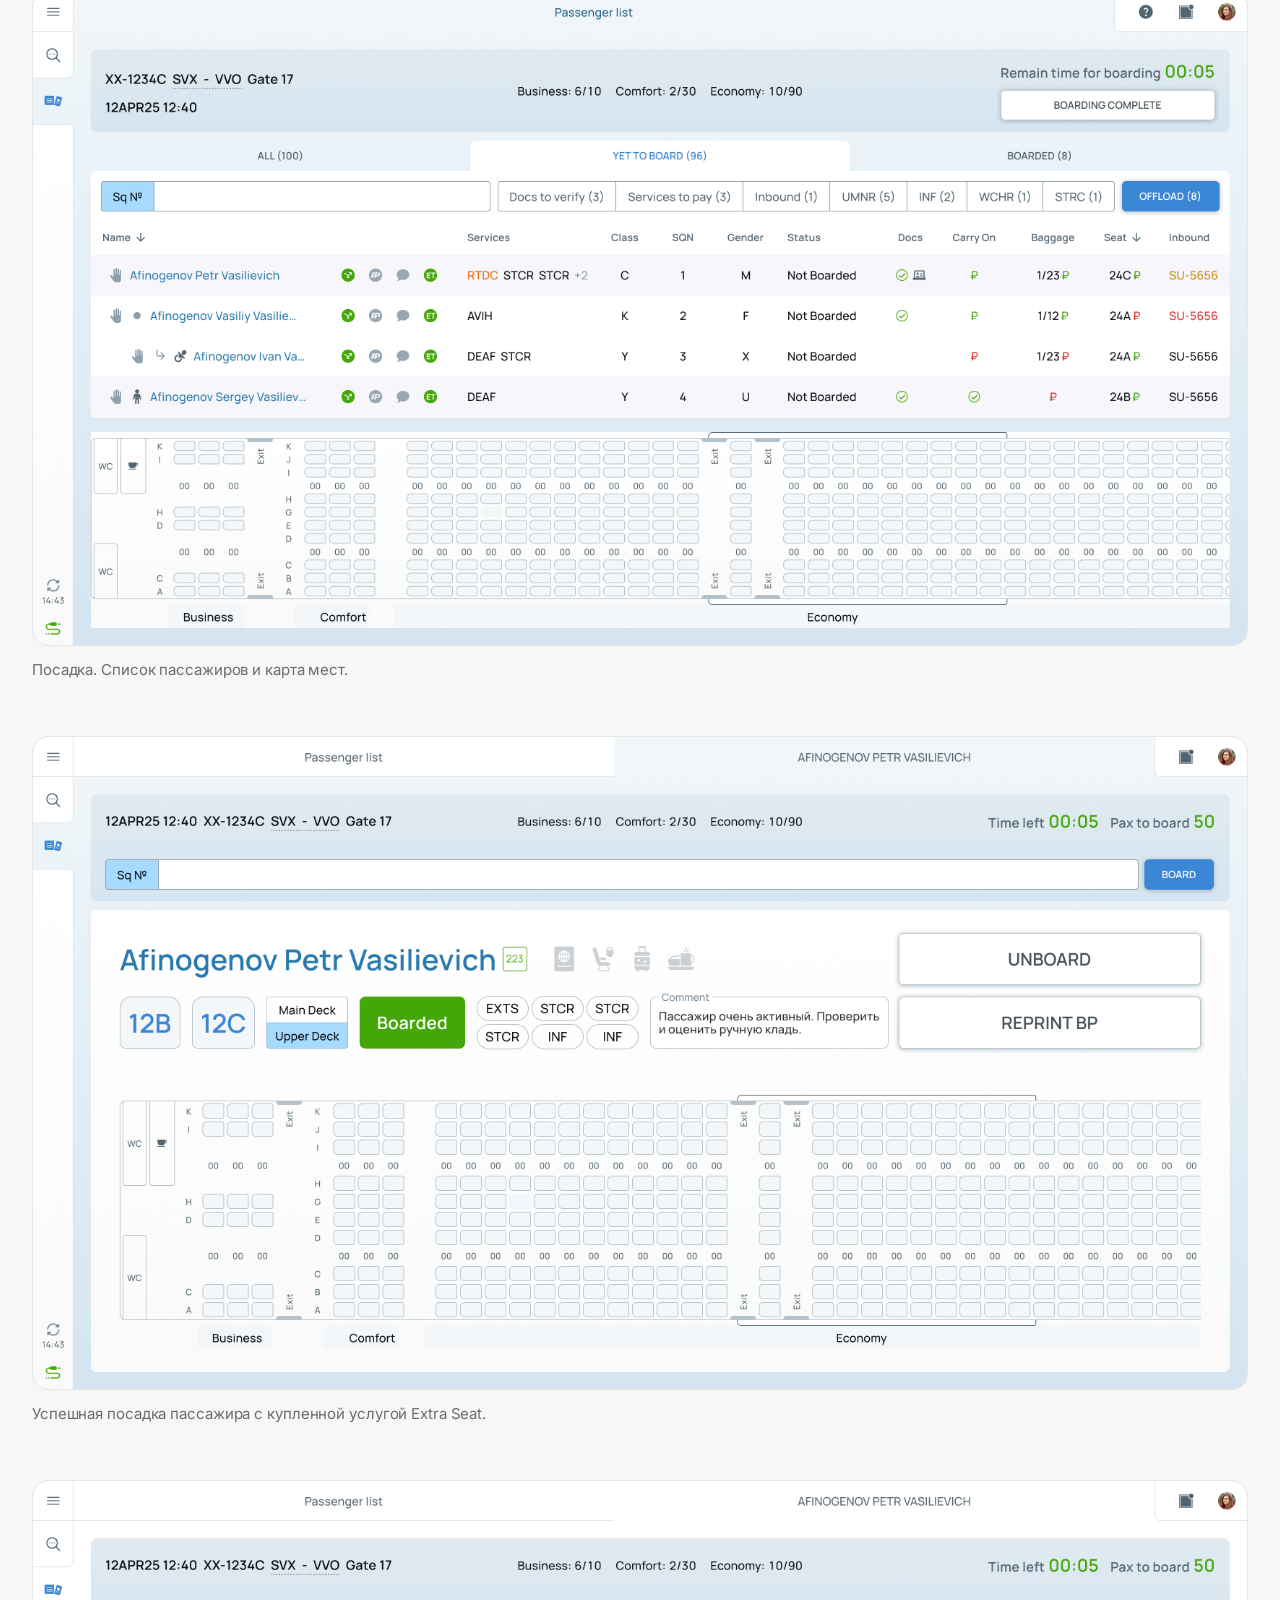
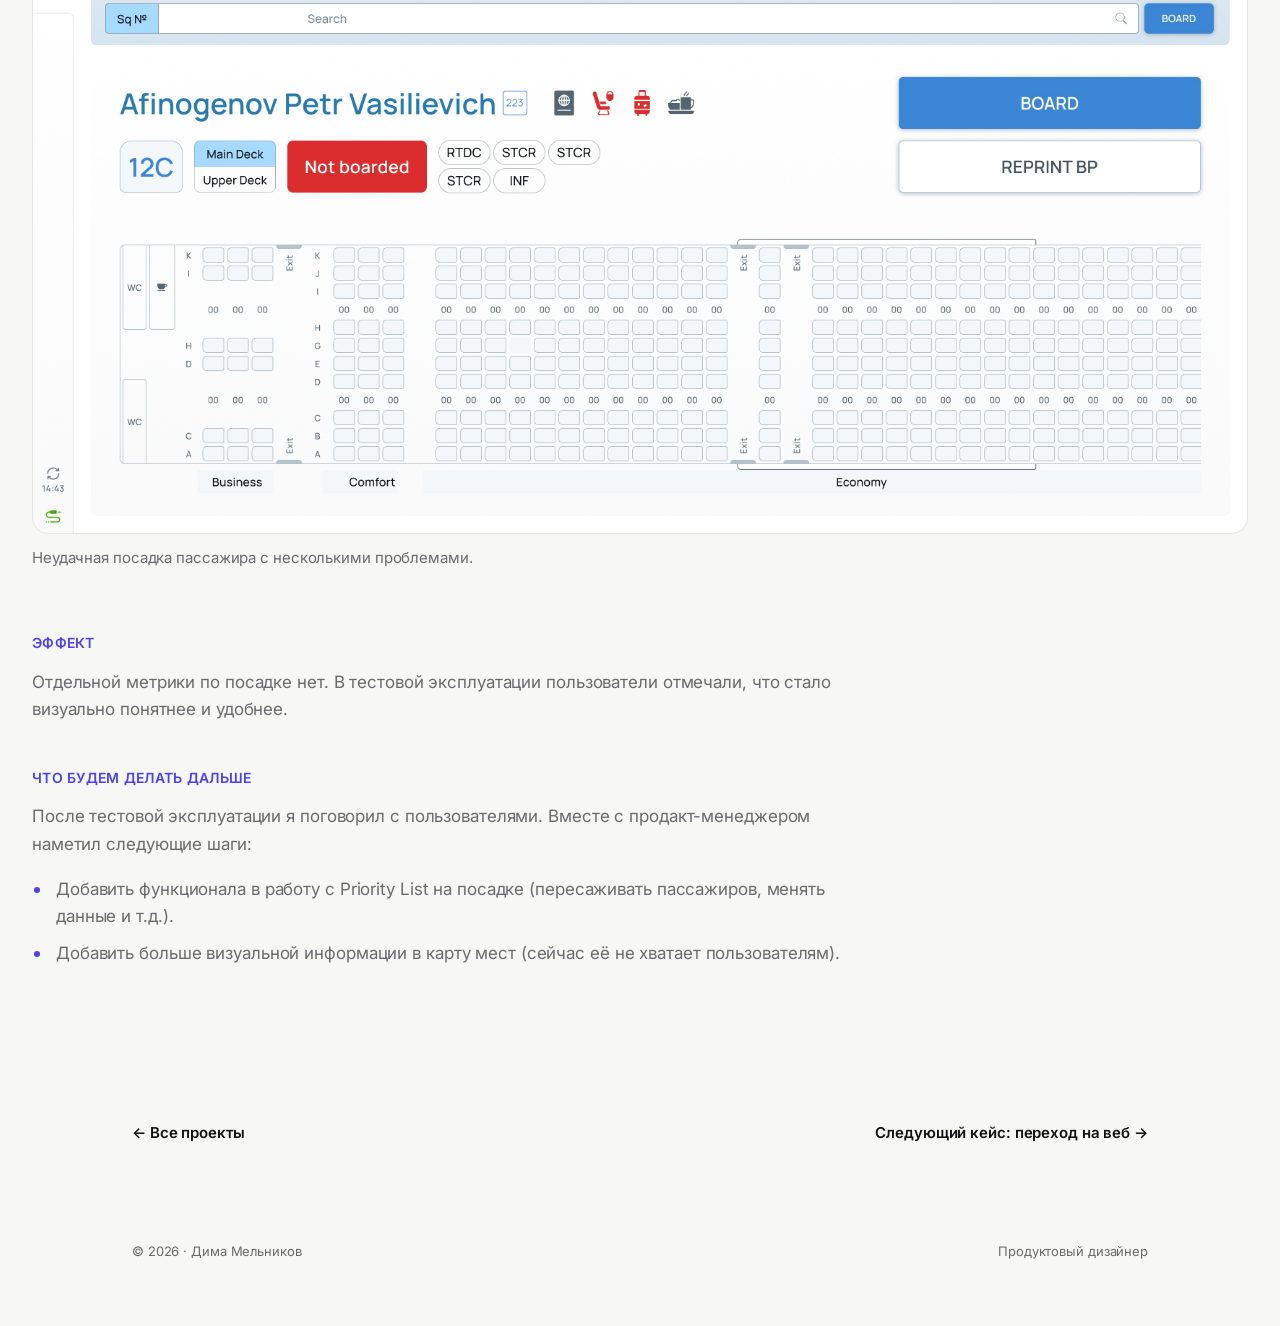
<file: case-boarding.html>
<!DOCTYPE html>
<html lang="ru">
<head>
<meta charset="UTF-8">
<meta name="viewport" content="width=device-width, initial-scale=1.0">
<title>Посадка пассажиров · Портфолио</title>
<link rel="preconnect" href="https://fonts.googleapis.com">
<link rel="preconnect" href="https://fonts.gstatic.com" crossorigin>
<link href="https://fonts.googleapis.com/css2?family=Inter:wght@400;500;600;700&display=swap" rel="stylesheet">
<link rel="stylesheet" href="styles.css">
</head>
<body>

<div class="wrap">
  <div class="topbar">
    <a class="sig" href="index.html" data-i18n="sig_name">Дима Мельников</a>
    <div class="topbar-right">
      <nav>
        <a href="index.html#projects" data-i18n="nav_projects">Проекты</a>
        <a href="index.html#about" data-i18n="nav_about">Про меня</a>
        <a href="#" data-i18n="nav_resume" data-i18n-href="resume_url">Резюме ↗</a>
      </nav>
      <div class="lang-switch">
        <button data-lang="ru" class="active" aria-pressed="true">RU</button>
        <button data-lang="en" aria-pressed="false">EN</button>
      </div>
    </div>
  </div>
</div>

<section class="case-hero">
  <div class="wrap-wide">
    <a class="back-link" href="index.html" data-i18n="back_link">← Все проекты</a>
    <div class="case-meta"><span class="tag" data-i18n="tag1">Сирена-Трэвел</span><span class="tag" data-i18n="tag2">B2G · Авиация</span><span class="tag" data-i18n="tag3">2024</span></div>
    <h1 data-i18n="case_h1">Перепроектировал флоу посадки пассажиров</h1>
    <p class="role-line" data-i18n="role_line"><b>Роль:</b> дизайн полного цикла, от исследования до релиза. Метрики успеха определял вместе с продактом, инженерами и дата-сайентистами, продолжил вести продукт и после передачи в разработку.</p>
    <p class="role-line" data-i18n="team_line"><b>Команда:</b> frontend, backend, product manager.</p>
  </div>
</section>

<section class="case-body">
  <div class="wrap-wide">
    <div class="cover" style="--cover: url('cover-boarding.jpg')"></div>

    <p data-i18n="intro_p">Посадка — второй из&nbsp;двух флоу, которые я вместе с&nbsp;продактом выбрал для&nbsp;обновления CRM Сирена-Трэвел, потому что его можно было быстро протестировать после релиза. Первый, <a href="case-avia.html">регистрация пассажира</a>, описан в&nbsp;отдельном кейсе.</p>

    <h2 data-i18n="h2_what">Что я сделал</h2>

    <p data-i18n="what_p1">Вместе с&nbsp;аналитиками определил, какие события логировать на&nbsp;посадке, чтобы после теста было видно, что&nbsp;сработало. Затем спроектировал wireframes и&nbsp;блок-схемы: список пассажиров, карту мест и&nbsp;сценарии, когда посадка проходит с&nbsp;проблемами.</p>

    <p data-i18n="what_p2">После этого нарисовал макеты и&nbsp;показал разные варианты агентам в&nbsp;10 авиакомпаниях и&nbsp;двух аэропортах. Среди сценариев — посадка пассажира с&nbsp;купленной услугой Extra Seat и&nbsp;посадка, где сразу несколько проблем.</p>

    <h2 data-i18n="h2_mockups">Какие получились макеты</h2>

    <div class="mockup-feed">
      <div class="mockup-item">
        <div class="cover" style="--cover:url('mockup-6.jpg')"></div>
        <p class="mockup-caption" data-i18n="mockup6_caption">Посадка. Список пассажиров и&nbsp;карта мест.</p>
      </div>
      <div class="mockup-item">
        <div class="cover" style="--cover:url('mockup-7.jpg')"></div>
        <p class="mockup-caption" data-i18n="mockup7_caption">Успешная посадка пассажира с&nbsp;купленной услугой Extra Seat.</p>
      </div>
      <div class="mockup-item">
        <div class="cover" style="--cover:url('mockup-8.jpg')"></div>
        <p class="mockup-caption" data-i18n="mockup8_caption">Неудачная посадка пассажира с&nbsp;несколькими проблемами.</p>
      </div>
    </div>

    <h2 data-i18n="h2_outcome">Эффект</h2>

    <p data-i18n="outcome_p">Отдельной метрики по&nbsp;посадке нет. В&nbsp;тестовой эксплуатации пользователи отмечали, что&nbsp;стало визуально понятнее и&nbsp;удобнее.</p>

    <h2 data-i18n="h2_next">Что будем делать дальше</h2>

    <p data-i18n="next_p">После тестовой эксплуатации я поговорил с&nbsp;пользователями. Вместе с&nbsp;продакт-менеджером наметил следующие шаги:</p>

    <ul>
      <li data-i18n="next_li1">Добавить функционала в&nbsp;работу с&nbsp;Priority List на&nbsp;посадке (пересаживать пассажиров, менять данные и&nbsp;т.д.).</li>
      <li data-i18n="next_li2">Добавить больше визуальной информации в&nbsp;карту мест (сейчас её&nbsp;не&nbsp;хватает пользователям).</li>
    </ul>

  </div>
</section>

<div class="wrap">
  <div class="case-nav">
    <a href="index.html" data-i18n="back_link">← Все проекты</a>
    <a href="case-migration.html" data-i18n="casenav_next">Следующий кейс: переход на веб →</a>
  </div>
</div>

<footer>
  <div class="wrap foot-meta">
    <span>© 2026 · Дима Мельников</span>
    <span data-i18n="footer_role">Продуктовый дизайнер</span>
  </div>
</footer>

<script>
window.TRANSLATIONS = {
  __title: {"ru": "Посадка пассажиров · Портфолио", "en": "Passenger boarding · Portfolio"},
  sig_name: {ru:"Дима Мельников", en:"Dima Melnikov"},
  nav_projects: {ru:"Проекты", en:"Projects"},
  nav_about: {ru:"Про меня", en:"About"},
  nav_resume: {ru:"Резюме ↗", en:"Resume ↗"},
  resume_url: {ru:"Melnikov_Dmitriy_Resume.pdf", en:"Melnikov_Dmitriy_CV.pdf"},
  back_link: {ru:"← Все проекты", en:"← All projects"},
  footer_role: {ru:"Продуктовый дизайнер", en:"Product designer"},
  tag1: {ru:"Сирена-Трэвел", en:"Sirena-Travel"},
  tag2: {ru:"B2G · Авиация", en:"B2G · Aviation"},
  tag3: {ru:"2024", en:"2024"},
  case_h1: {ru:"Перепроектировал флоу посадки пассажиров", en:"Redesigned the passenger boarding flow"},
  role_line: {ru:"<b>Роль:</b> дизайн полного цикла, от исследования до релиза. Метрики успеха определял вместе с продактом, инженерами и дата-сайентистами, продолжил вести продукт и после передачи в разработку.", en:"<b>Role:</b> end-to-end design, from research to release. Defined success metrics together with the product manager, engineers, and data scientists, and kept working with the product after it was handed off to development."},
  team_line: {ru:"<b>Команда:</b> frontend, backend, product manager.", en:"<b>Team:</b> frontend, backend, product manager."},
  intro_p: {ru:"Посадка — второй из&nbsp;двух флоу, которые я вместе с&nbsp;продактом выбрал для&nbsp;обновления CRM Сирена-Трэвел, потому что его можно было быстро протестировать после релиза. Первый, <a href=\"case-avia.html\">регистрация пассажира</a>, описан в&nbsp;отдельном кейсе.", en:"Boarding is the second of the two flows I picked together with the product manager when updating the Sirena-Travel CRM, because it could be tested quickly after release. The first one, <a href=\"case-avia.html\">passenger check-in</a>, has its own case."},
  h2_what: {ru:"Что я сделал", en:"What I did"},
  what_p1: {ru:"Вместе с&nbsp;аналитиками определил, какие события логировать на&nbsp;посадке, чтобы после теста было видно, что&nbsp;сработало. Затем спроектировал wireframes и&nbsp;блок-схемы: список пассажиров, карту мест и&nbsp;сценарии, когда посадка проходит с&nbsp;проблемами.", en:"Together with the analysts, I defined which events to log during boarding, so it would be clear after testing what worked. Then I designed wireframes and flowcharts: the passenger list, the seat map, and the scenarios where boarding runs into problems."},
  what_p2: {ru:"После этого нарисовал макеты и&nbsp;показал разные варианты агентам в&nbsp;10 авиакомпаниях и&nbsp;двух аэропортах. Среди сценариев — посадка пассажира с&nbsp;купленной услугой Extra Seat и&nbsp;посадка, где сразу несколько проблем.", en:"After that, I drew the mockups and showed different variants to agents at 10 airlines and two airports. The scenarios included boarding a passenger with a purchased Extra Seat service and boarding with several issues at once."},
  h2_mockups: {ru:"Какие получились макеты", en:"How the mockups turned out"},
  mockup6_caption: {ru:"Посадка. Список пассажиров и&nbsp;карта мест.", en:"Boarding. Passenger list and seat map."},
  mockup7_caption: {ru:"Успешная посадка пассажира с&nbsp;купленной услугой Extra Seat.", en:"Successful boarding of a passenger with a purchased Extra Seat service."},
  mockup8_caption: {ru:"Неудачная посадка пассажира с&nbsp;несколькими проблемами.", en:"Unsuccessful boarding of a passenger with several issues."},
  h2_outcome: {ru:"Эффект", en:"Impact"},
  outcome_p: {ru:"Отдельной метрики по&nbsp;посадке нет. В&nbsp;тестовой эксплуатации пользователи отмечали, что&nbsp;стало визуально понятнее и&nbsp;удобнее.", en:"There is no separate metric for boarding. During the test run, users said the interface had become visually clearer and more convenient."},
  h2_next: {ru:"Что будем делать дальше", en:"Next Steps"},
  next_p: {ru:"После тестовой эксплуатации я поговорил с&nbsp;пользователями. Вместе с&nbsp;продакт-менеджером наметил следующие шаги:", en:"After the test run, I talked to users. Together with the product manager, I mapped out the next steps:"},
  next_li1: {ru:"Добавить функционала в&nbsp;работу с&nbsp;Priority List на&nbsp;посадке (пересаживать пассажиров, менять данные и&nbsp;т.д.).", en:"Add more functionality to the Priority List during boarding — reseating passengers, editing their data, and so on."},
  next_li2: {ru:"Добавить больше визуальной информации в&nbsp;карту мест (сейчас её&nbsp;не&nbsp;хватает пользователям).", en:"Add more visual information to the seat map — users currently find it lacking."},
  casenav_next: {ru:"Следующий кейс: переход на веб →", en:"Next case: moving to the web →"}
};
</script>
<script src="i18n.js"></script>
</body>
</html>
</file>
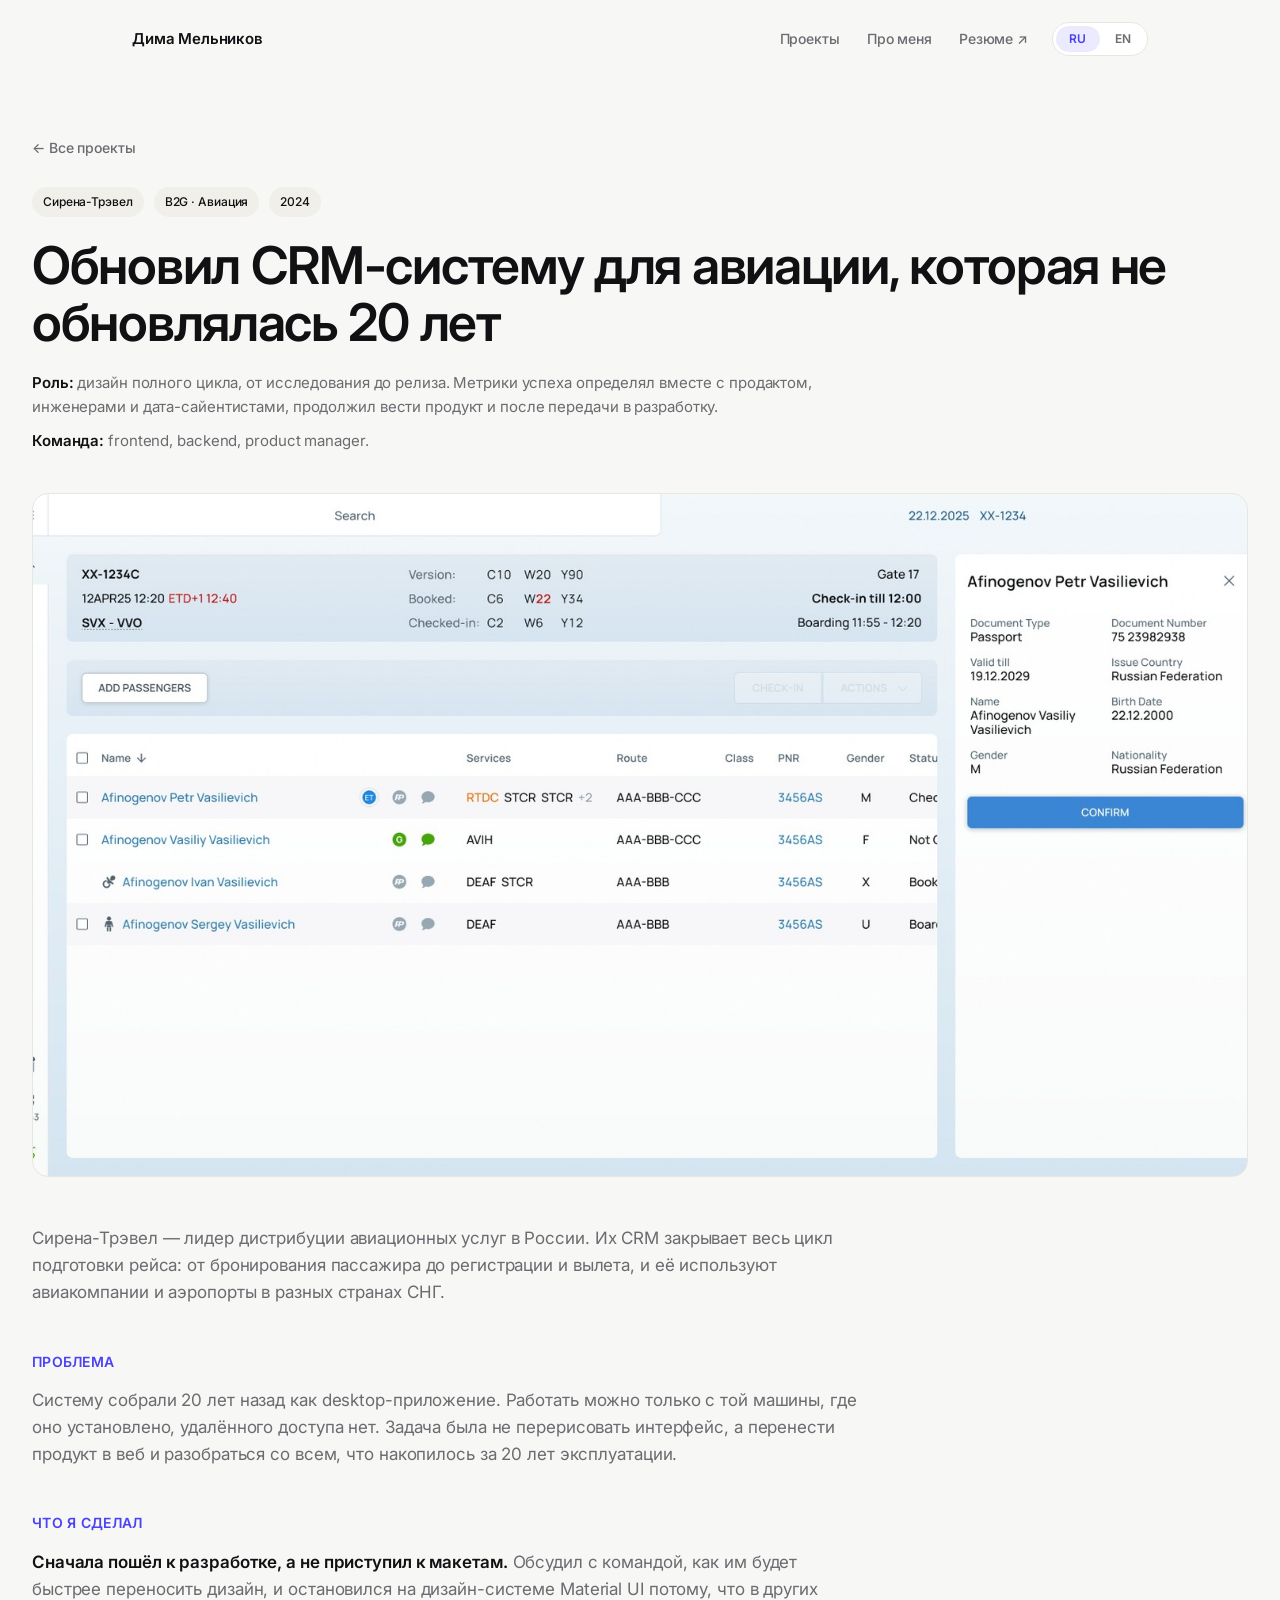
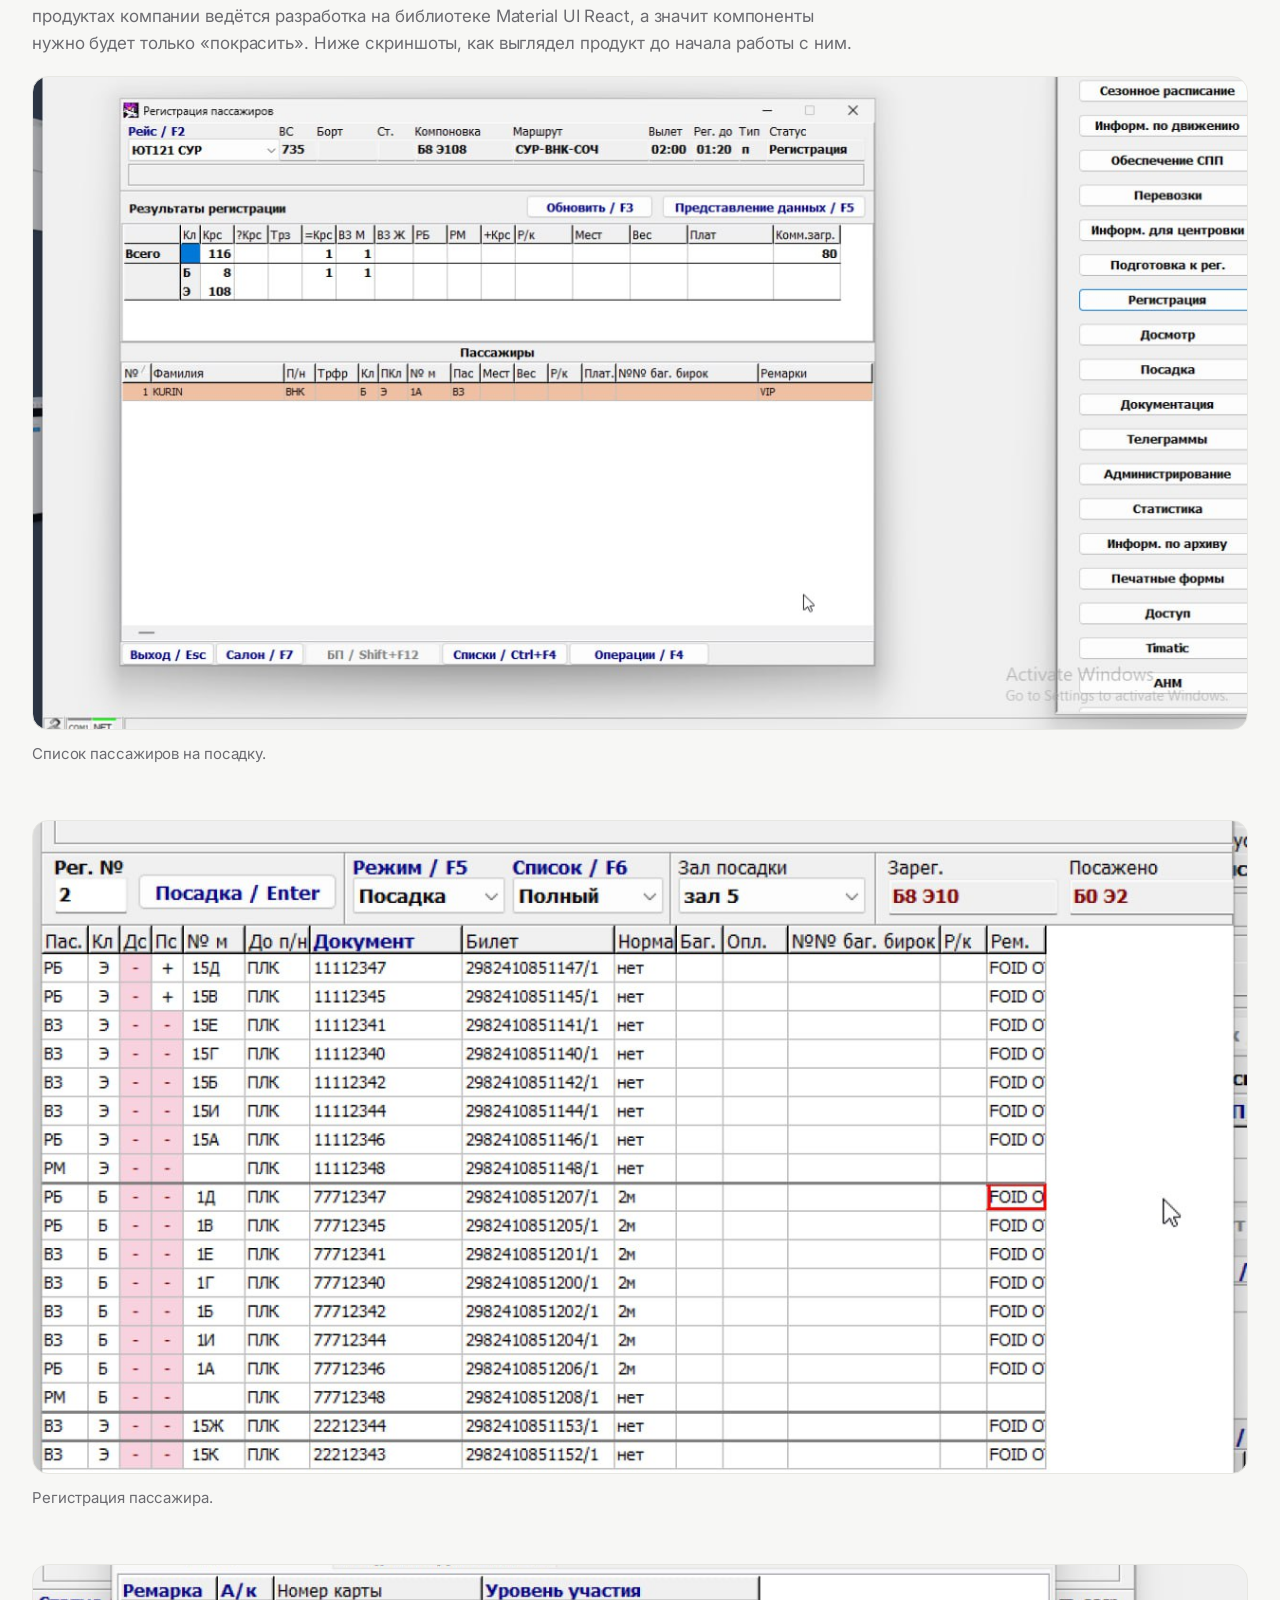
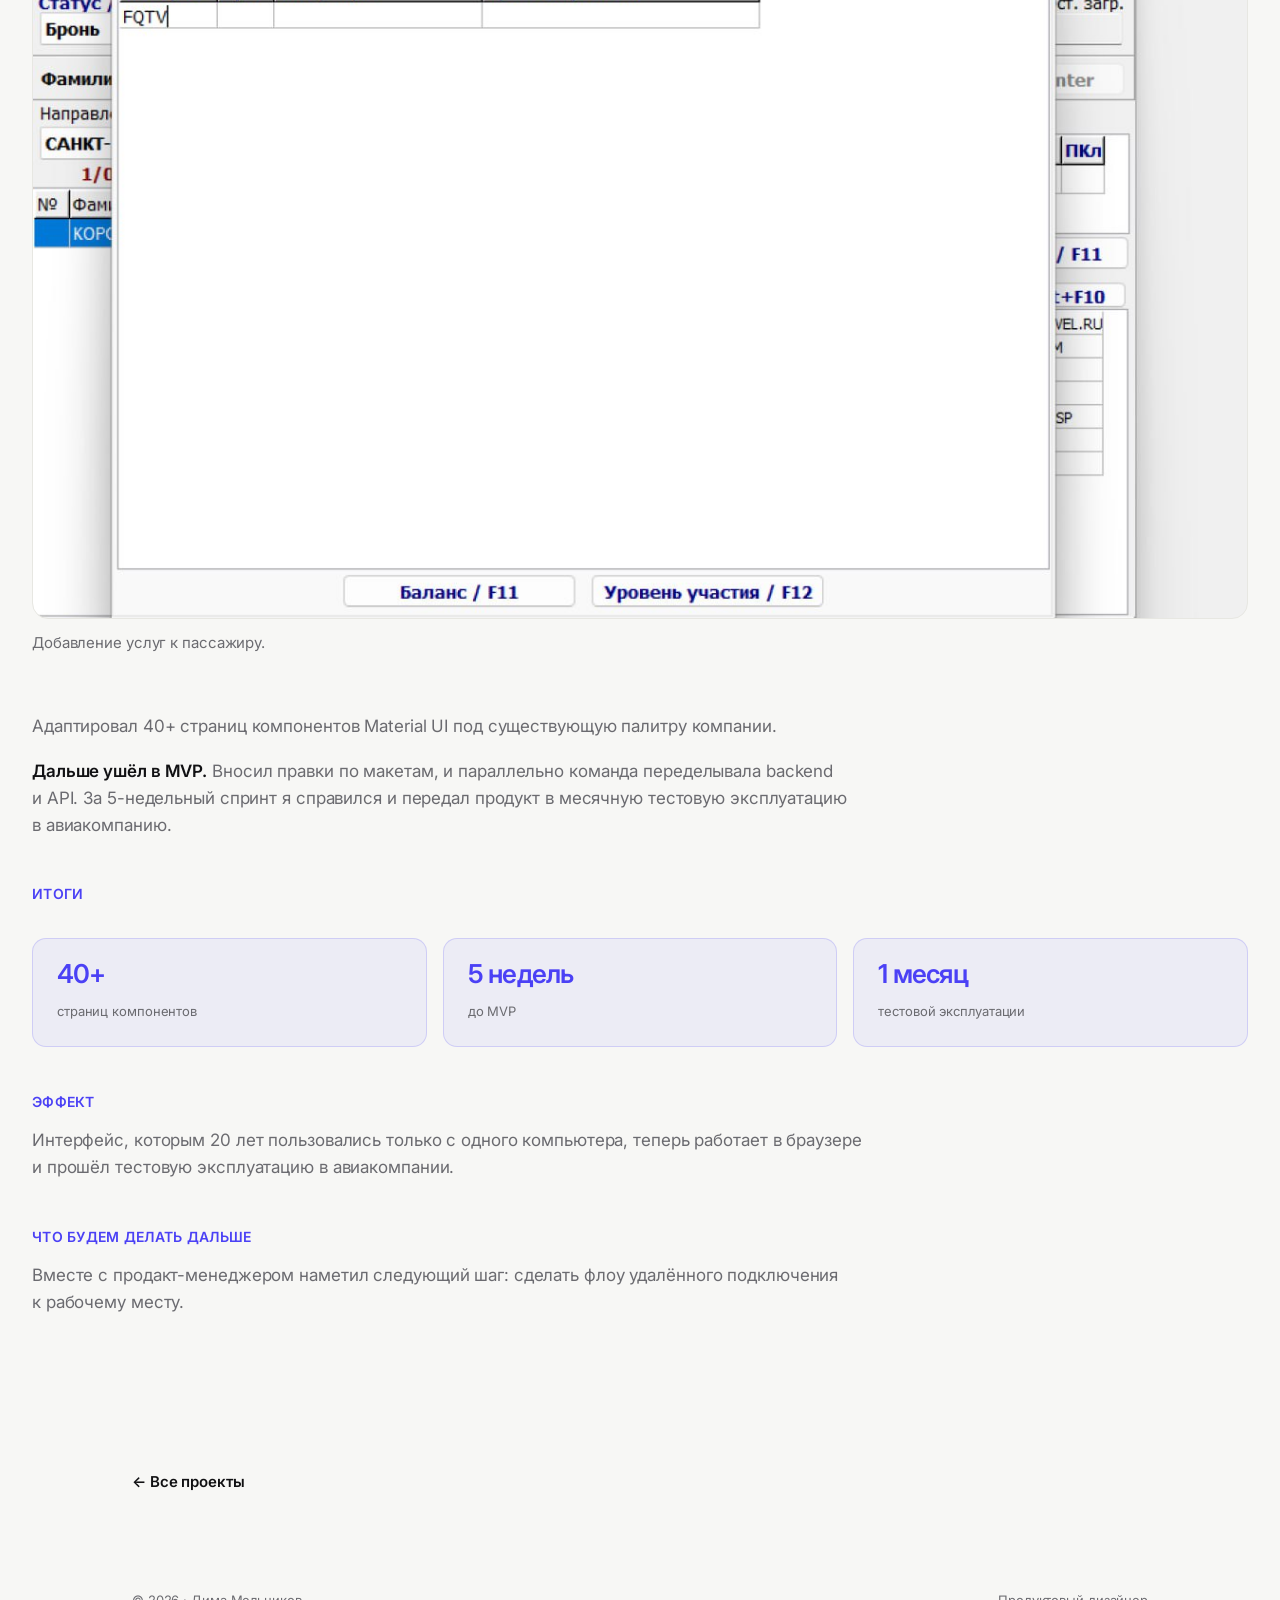
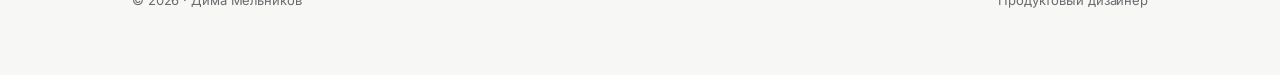
<file: case-migration.html>
<!DOCTYPE html>
<html lang="ru">
<head>
<meta charset="UTF-8">
<meta name="viewport" content="width=device-width, initial-scale=1.0">
<title>Переход на веб · Портфолио</title>
<link rel="preconnect" href="https://fonts.googleapis.com">
<link rel="preconnect" href="https://fonts.gstatic.com" crossorigin>
<link href="https://fonts.googleapis.com/css2?family=Inter:wght@400;500;600;700&display=swap" rel="stylesheet">
<link rel="stylesheet" href="styles.css">
</head>
<body>

<div class="wrap">
  <div class="topbar">
    <a class="sig" href="index.html" data-i18n="sig_name">Дима Мельников</a>
    <div class="topbar-right">
      <nav>
        <a href="index.html#projects" data-i18n="nav_projects">Проекты</a>
        <a href="index.html#about" data-i18n="nav_about">Про меня</a>
        <a href="#" data-i18n="nav_resume" data-i18n-href="resume_url">Резюме ↗</a>
      </nav>
      <div class="lang-switch">
        <button data-lang="ru" class="active" aria-pressed="true">RU</button>
        <button data-lang="en" aria-pressed="false">EN</button>
      </div>
    </div>
  </div>
</div>

<section class="case-hero">
  <div class="wrap-wide">
    <a class="back-link" href="index.html" data-i18n="back_link">← Все проекты</a>
    <div class="case-meta"><span class="tag" data-i18n="tag1">Сирена-Трэвел</span><span class="tag" data-i18n="tag2">B2G · Авиация</span><span class="tag" data-i18n="tag3">2024</span></div>
    <h1 data-i18n="case_h1">Обновил CRM-систему для авиации, которая не обновлялась 20 лет</h1>
    <p class="role-line" data-i18n="role_line"><b>Роль:</b> дизайн полного цикла, от исследования до релиза. Метрики успеха определял вместе с продактом, инженерами и дата-сайентистами, продолжил вести продукт и после передачи в разработку.</p>
    <p class="role-line" data-i18n="team_line"><b>Команда:</b> frontend, backend, product manager.</p>
  </div>
</section>

<section class="case-body">
  <div class="wrap-wide">
    <div class="cover" style="--cover: url('cover-migration.jpg')"></div>

    <p data-i18n="intro_p">Сирена-Трэвел — лидер дистрибуции авиационных услуг в&nbsp;России. Их CRM закрывает весь цикл подготовки рейса: от&nbsp;бронирования пассажира до&nbsp;регистрации и&nbsp;вылета, и&nbsp;её используют авиакомпании и&nbsp;аэропорты в&nbsp;разных странах СНГ.</p>

    <h2 data-i18n="h2_problem">Проблема</h2>

    <p data-i18n="problem_p">Систему собрали 20 лет назад как desktop-приложение. Работать можно только с&nbsp;той машины, где оно установлено, удалённого доступа нет. Задача была не&nbsp;перерисовать интерфейс, а&nbsp;перенести продукт в&nbsp;веб и&nbsp;разобраться со&nbsp;всем, что&nbsp;накопилось за&nbsp;20 лет эксплуатации.</p>

    <h2 data-i18n="h2_what">Что я сделал</h2>

    <p data-i18n="what_p1"><strong>Сначала пошёл к&nbsp;разработке, а&nbsp;не&nbsp;приступил к&nbsp;макетам.</strong> Обсудил с&nbsp;командой, как им будет быстрее переносить дизайн, и&nbsp;остановился на&nbsp;дизайн-системе Material UI потому, что в&nbsp;других продуктах компании ведётся разработка на&nbsp;библиотеке Material UI React, а&nbsp;значит компоненты нужно будет только «покрасить». Ниже скриншоты, как выглядел продукт до&nbsp;начала работы с&nbsp;ним.</p>

    <div class="mockup-feed">
      <div class="mockup-item">
        <div class="cover" style="--cover:url('before-1.jpg')"></div>
        <p class="mockup-caption" data-i18n="before1_caption">Список пассажиров на&nbsp;посадку.</p>
      </div>
      <div class="mockup-item">
        <div class="cover" style="--cover:url('before-2.jpg')"></div>
        <p class="mockup-caption" data-i18n="before2_caption">Регистрация пассажира.</p>
      </div>
      <div class="mockup-item">
        <div class="cover" style="--cover:url('before-3.jpg')"></div>
        <p class="mockup-caption" data-i18n="before3_caption">Добавление услуг к&nbsp;пассажиру.</p>
      </div>
    </div>

    <p data-i18n="what_p2">Адаптировал 40+ страниц компонентов Material UI под&nbsp;существующую палитру компании.</p>

    <p data-i18n="what_p3"><strong>Дальше ушёл в&nbsp;MVP.</strong> Вносил правки по&nbsp;макетам, и&nbsp;параллельно команда переделывала backend и&nbsp;API. За&nbsp;5-недельный спринт я справился и&nbsp;передал продукт в&nbsp;месячную тестовую эксплуатацию в&nbsp;авиакомпанию.</p>

    <h2 data-i18n="h2_result">Итоги</h2>

    <div class="result">
      <div class="kpi"><b data-i18n="kpi1_b">40+</b><span data-i18n="kpi1_span">страниц компонентов</span></div>
      <div class="kpi"><b data-i18n="kpi2_b">5 недель</b><span data-i18n="kpi2_span">до MVP</span></div>
      <div class="kpi"><b data-i18n="kpi3_b">1 месяц</b><span data-i18n="kpi3_span">тестовой эксплуатации</span></div>
    </div>

    <h2 data-i18n="h2_outcome">Эффект</h2>

    <p data-i18n="outcome_p">Интерфейс, которым 20 лет пользовались только с&nbsp;одного компьютера, теперь работает в&nbsp;браузере и&nbsp;прошёл тестовую эксплуатацию в&nbsp;авиакомпании.</p>

    <h2 data-i18n="h2_next">Что будем делать дальше</h2>

    <p data-i18n="next_p">Вместе с&nbsp;продакт-менеджером наметил следующий шаг: сделать флоу удалённого подключения к&nbsp;рабочему месту.</p>

  </div>
</section>

<div class="wrap">
  <div class="case-nav">
    <a href="index.html" data-i18n="back_link">← Все проекты</a>
  </div>
</div>

<footer>
  <div class="wrap foot-meta">
    <span>© 2026 · Дима Мельников</span>
    <span data-i18n="footer_role">Продуктовый дизайнер</span>
  </div>
</footer>

<script>
window.TRANSLATIONS = {
  __title: {"ru": "Переход на веб · Портфолио", "en": "Moving to the web · Portfolio"},
  sig_name: {ru:"Дима Мельников", en:"Dima Melnikov"},
  nav_projects: {ru:"Проекты", en:"Projects"},
  nav_about: {ru:"Про меня", en:"About"},
  nav_resume: {ru:"Резюме ↗", en:"Resume ↗"},
  resume_url: {ru:"Melnikov_Dmitriy_Resume.pdf", en:"Melnikov_Dmitriy_CV.pdf"},
  back_link: {ru:"← Все проекты", en:"← All projects"},
  footer_role: {ru:"Продуктовый дизайнер", en:"Product designer"},
  tag1: {ru:"Сирена-Трэвел", en:"Sirena-Travel"},
  tag2: {ru:"B2G · Авиация", en:"B2G · Aviation"},
  tag3: {ru:"2024", en:"2024"},
  case_h1: {ru:"Обновил CRM-систему для авиации, которая не обновлялась 20 лет", en:"Modernized an aviation CRM system that hadn't been updated in 20 years"},
  role_line: {ru:"<b>Роль:</b> дизайн полного цикла, от исследования до релиза. Метрики успеха определял вместе с продактом, инженерами и дата-сайентистами, продолжил вести продукт и после передачи в разработку.", en:"<b>Role:</b> end-to-end design, from research to release. Defined success metrics together with the product manager, engineers, and data scientists, and kept working with the product after it was handed off to development."},
  team_line: {ru:"<b>Команда:</b> frontend, backend, product manager.", en:"<b>Team:</b> frontend, backend, product manager."},
  intro_p: {ru:"Сирена-Трэвел — лидер дистрибуции авиационных услуг в&nbsp;России. Их CRM закрывает весь цикл подготовки рейса: от&nbsp;бронирования пассажира до&nbsp;регистрации и&nbsp;вылета, и&nbsp;её используют авиакомпании и&nbsp;аэропорты в&nbsp;разных странах СНГ.", en:"Sirena-Travel is a leading distributor of aviation services in Russia. Their CRM covers the entire flight preparation cycle, from passenger booking to check-in and departure, and it's used by airlines and airports across several CIS countries."},
  h2_problem: {ru:"Проблема", en:"The problem"},
  problem_p: {ru:"Систему собрали 20 лет назад как desktop-приложение. Работать можно только с&nbsp;той машины, где оно установлено, удалённого доступа нет. Задача была не&nbsp;перерисовать интерфейс, а&nbsp;перенести продукт в&nbsp;веб и&nbsp;разобраться со&nbsp;всем, что&nbsp;накопилось за&nbsp;20 лет эксплуатации.", en:"The system was built 20 years ago as a desktop application. It only runs on the machine it's installed on, with no remote access. The task wasn't to redraw the interface, it was to move the product to the web and work through everything that had piled up over 20 years of use."},
  h2_what: {ru:"Что я сделал", en:"What I did"},
  what_p1: {ru:"<strong>Сначала пошёл к&nbsp;разработке, а&nbsp;не&nbsp;приступил к&nbsp;макетам.</strong> Обсудил с&nbsp;командой, как им будет быстрее переносить дизайн, и&nbsp;остановился на&nbsp;дизайн-системе Material UI потому, что в&nbsp;других продуктах компании ведётся разработка на&nbsp;библиотеке Material UI React, а&nbsp;значит компоненты нужно будет только «покрасить». Ниже скриншоты, как выглядел продукт до&nbsp;начала работы с&nbsp;ним.", en:"<strong>Started with engineering, not with mockups.</strong> Discussed with the team how they could ship the design fastest, and I settled on the Material UI design system, since other products at the company were already built on the Material UI React library, meaning the components would just need to be “re-skinned.” Below are screenshots of what the product looked like before I started working on it."},
  before1_caption: {ru:"Список пассажиров на&nbsp;посадку.", en:"Passenger boarding list."},
  before2_caption: {ru:"Регистрация пассажира.", en:"Passenger check-in."},
  before3_caption: {ru:"Добавление услуг к&nbsp;пассажиру.", en:"Adding services to a passenger."},
  what_p2: {ru:"Адаптировал 40+ страниц компонентов Material UI под&nbsp;существующую палитру компании.", en:"Adapted 40+ pages of Material UI components to the company's existing palette."},
  what_p3: {ru:"<strong>Дальше ушёл в&nbsp;MVP.</strong> Вносил правки по&nbsp;макетам, и&nbsp;параллельно команда переделывала backend и&nbsp;API. За&nbsp;5-недельный спринт я справился и&nbsp;передал продукт в&nbsp;месячную тестовую эксплуатацию в&nbsp;авиакомпанию.", en:"<strong>Then I moved into the MVP.</strong> I adjusted the mockups while the team rebuilt the backend and API in parallel. I shipped it in a 5-week sprint and handed the product off for a month-long test run at an airline."},
  h2_result: {ru:"Итоги", en:"Results"},
  kpi1_b: {ru:"40+", en:"40+"},
  kpi1_span: {ru:"страниц компонентов", en:"pages of components"},
  kpi2_b: {ru:"5 недель", en:"5 weeks"},
  kpi2_span: {ru:"до MVP", en:"to MVP"},
  kpi3_b: {ru:"1 месяц", en:"1 month"},
  kpi3_span: {ru:"тестовой эксплуатации", en:"of test run"},
  h2_outcome: {ru:"Эффект", en:"Impact"},
  outcome_p: {ru:"Интерфейс, которым 20 лет пользовались только с&nbsp;одного компьютера, теперь работает в&nbsp;браузере и&nbsp;прошёл тестовую эксплуатацию в&nbsp;авиакомпании.", en:"An interface that had only run on a single desktop machine for 20 years now works in the browser and has been tested at an airline."},
  h2_next: {ru:"Что будем делать дальше", en:"Next Steps"},
  next_p: {ru:"Вместе с&nbsp;продакт-менеджером наметил следующий шаг: сделать флоу удалённого подключения к&nbsp;рабочему месту.", en:"Together with the product manager, I mapped out the next step: building a remote-connection flow for workstations."}
};
</script>
<script src="i18n.js"></script>
</body>
</html>
</file>
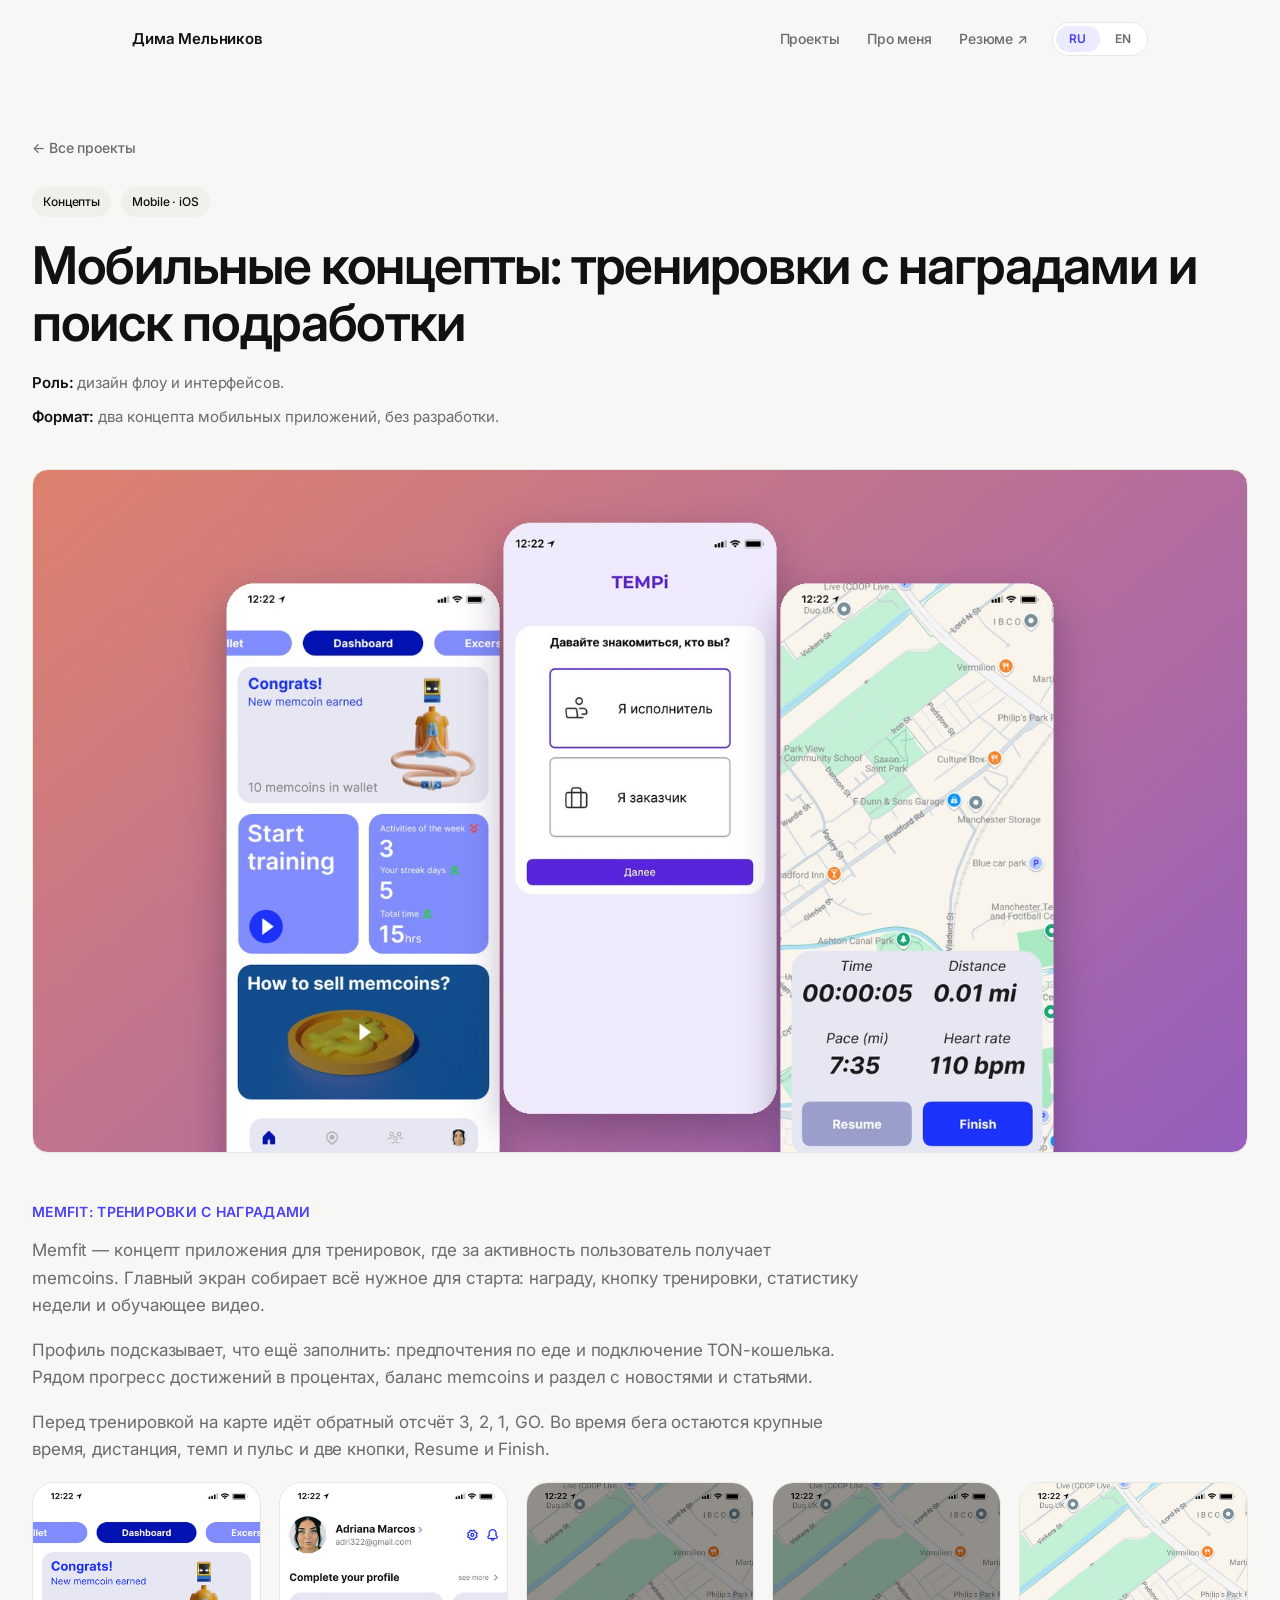
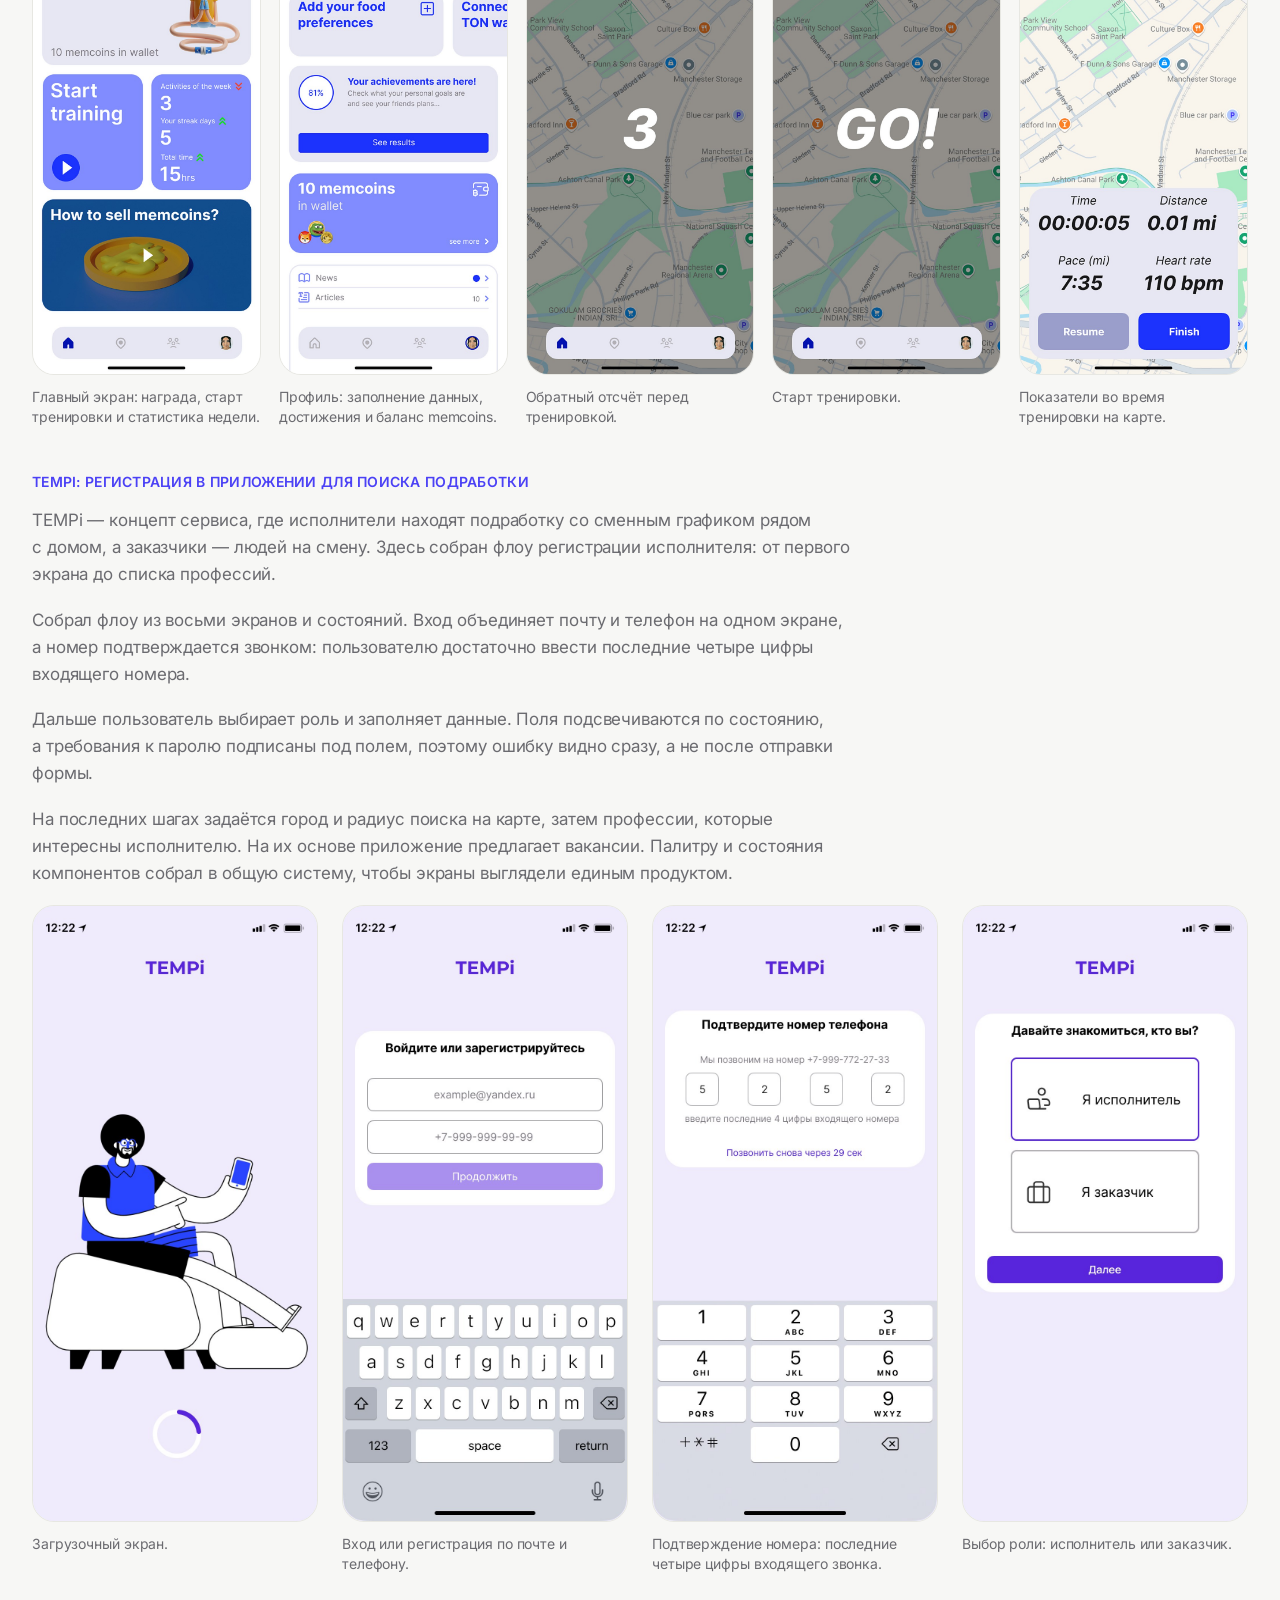
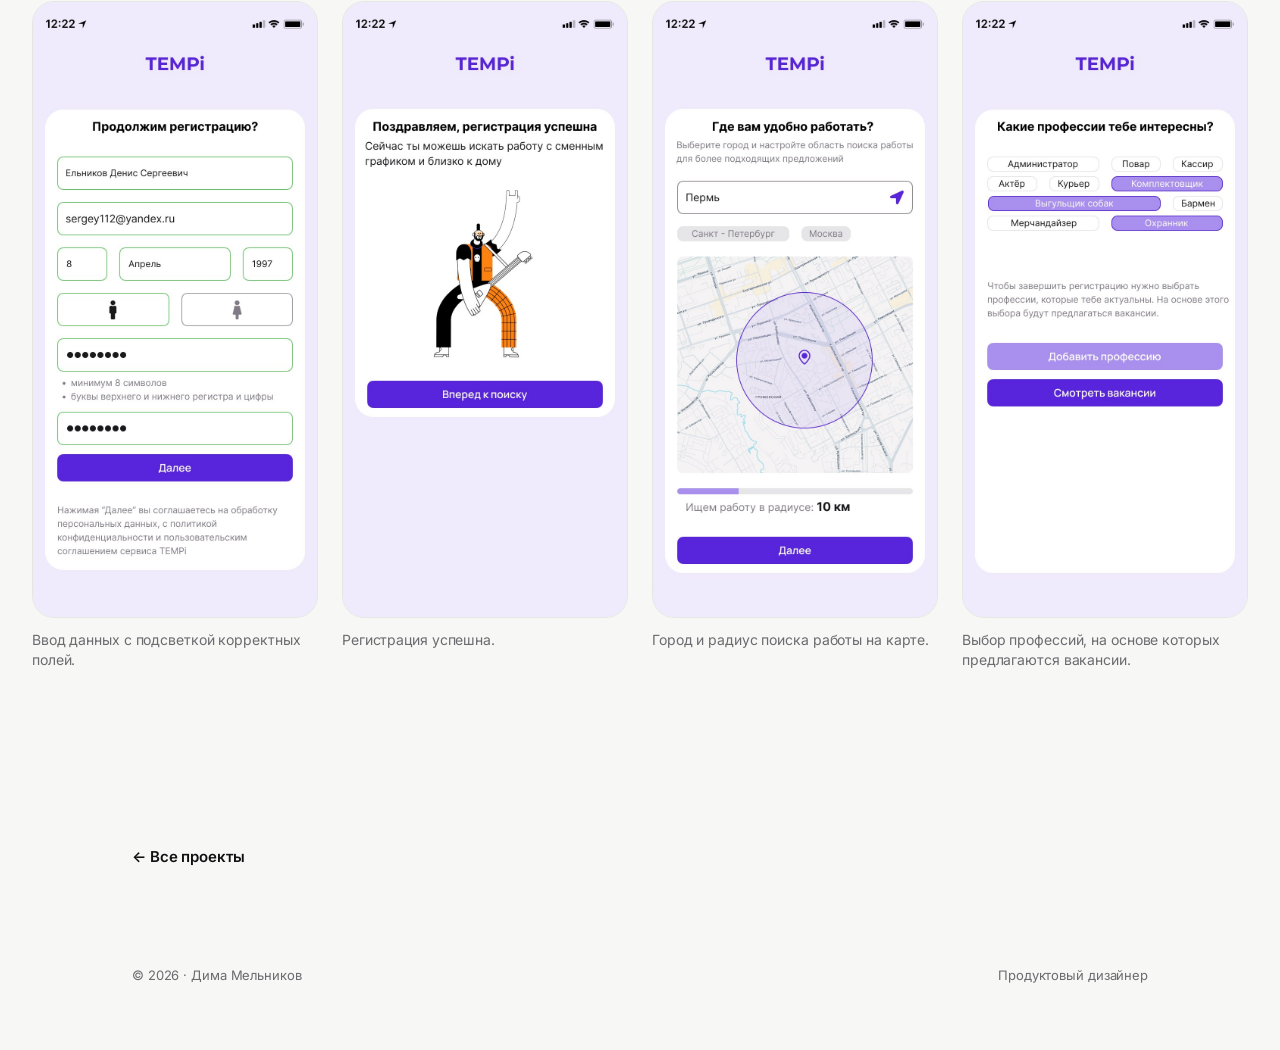
<file: case-mobile.html>
<!DOCTYPE html>
<html lang="ru">
<head>
<meta charset="UTF-8">
<meta name="viewport" content="width=device-width, initial-scale=1.0">
<title>Мобильные концепты · Портфолио</title>
<link rel="preconnect" href="https://fonts.googleapis.com">
<link rel="preconnect" href="https://fonts.gstatic.com" crossorigin>
<link href="https://fonts.googleapis.com/css2?family=Inter:wght@400;500;600;700&display=swap" rel="stylesheet">
<link rel="stylesheet" href="styles.css">
</head>
<body>

<div class="wrap">
  <div class="topbar">
    <a class="sig" href="index.html" data-i18n="sig_name">Дима Мельников</a>
    <div class="topbar-right">
      <nav>
        <a href="index.html#projects" data-i18n="nav_projects">Проекты</a>
        <a href="index.html#about" data-i18n="nav_about">Про меня</a>
        <a href="#" data-i18n="nav_resume" data-i18n-href="resume_url">Резюме ↗</a>
      </nav>
      <div class="lang-switch">
        <button data-lang="ru" class="active" aria-pressed="true">RU</button>
        <button data-lang="en" aria-pressed="false">EN</button>
      </div>
    </div>
  </div>
</div>

<section class="case-hero">
  <div class="wrap-wide">
    <a class="back-link" href="index.html" data-i18n="back_link">← Все проекты</a>
    <div class="case-meta"><span class="tag" data-i18n="tag1">Концепты</span><span class="tag" data-i18n="tag2">Mobile · iOS</span></div>
    <h1 data-i18n="case_h1">Мобильные концепты: тренировки с наградами и поиск подработки</h1>
    <p class="role-line" data-i18n="role_line"><b>Роль:</b> дизайн флоу и интерфейсов.</p>
    <p class="role-line" data-i18n="team_line"><b>Формат:</b> два концепта мобильных приложений, без разработки.</p>
  </div>
</section>

<section class="case-body">
  <div class="wrap-wide">
    <div class="cover" style="--cover: url('cover-mobile.jpg')"></div>

    <h2 data-i18n="h2_memfit">Memfit: тренировки с наградами</h2>

    <p data-i18n="m_intro">Memfit — концепт приложения для тренировок, где за&nbsp;активность пользователь получает memcoins. Главный экран собирает всё нужное для&nbsp;старта: награду, кнопку тренировки, статистику недели и&nbsp;обучающее видео.</p>

    <p data-i18n="m_p1">Профиль подсказывает, что&nbsp;ещё заполнить: предпочтения по&nbsp;еде и&nbsp;подключение TON-кошелька. Рядом прогресс достижений в&nbsp;процентах, баланс memcoins и&nbsp;раздел с&nbsp;новостями и&nbsp;статьями.</p>

    <p data-i18n="m_p2">Перед тренировкой на&nbsp;карте идёт обратный отсчёт 3, 2, 1, GO. Во&nbsp;время бега остаются крупные время, дистанция, темп и&nbsp;пульс и&nbsp;две кнопки, Resume и&nbsp;Finish.</p>

    <div class="phone-grid cols-5">
      <figure class="phone"><img src="memfit-1.jpg" alt="" loading="lazy" width="750" height="1624"><figcaption class="mockup-caption" data-i18n="mf1">Главный экран: награда, старт тренировки и статистика недели.</figcaption></figure>
      <figure class="phone"><img src="memfit-2.jpg" alt="" loading="lazy" width="750" height="1624"><figcaption class="mockup-caption" data-i18n="mf2">Профиль: заполнение данных, достижения и баланс memcoins.</figcaption></figure>
      <figure class="phone"><img src="memfit-3.jpg" alt="" loading="lazy" width="750" height="1624"><figcaption class="mockup-caption" data-i18n="mf3">Обратный отсчёт перед тренировкой.</figcaption></figure>
      <figure class="phone"><img src="memfit-4.jpg" alt="" loading="lazy" width="750" height="1624"><figcaption class="mockup-caption" data-i18n="mf4">Старт тренировки.</figcaption></figure>
      <figure class="phone"><img src="memfit-5.jpg" alt="" loading="lazy" width="750" height="1624"><figcaption class="mockup-caption" data-i18n="mf5">Показатели во время тренировки на карте.</figcaption></figure>
    </div>

    <h2 data-i18n="h2_tempi">TEMPi: регистрация в приложении для поиска подработки</h2>

    <p data-i18n="intro_p">TEMPi — концепт сервиса, где исполнители находят подработку со&nbsp;сменным графиком рядом с&nbsp;домом, а&nbsp;заказчики — людей на&nbsp;смену. Здесь собран флоу регистрации исполнителя: от&nbsp;первого экрана до&nbsp;списка профессий.</p>

    <p data-i18n="what_p1">Собрал флоу из&nbsp;восьми экранов и&nbsp;состояний. Вход объединяет почту и&nbsp;телефон на&nbsp;одном экране, а&nbsp;номер подтверждается звонком: пользователю достаточно ввести последние четыре цифры входящего номера.</p>

    <p data-i18n="what_p2">Дальше пользователь выбирает роль и&nbsp;заполняет данные. Поля подсвечиваются по&nbsp;состоянию, а&nbsp;требования к&nbsp;паролю подписаны под полем, поэтому ошибку видно сразу, а&nbsp;не&nbsp;после отправки формы.</p>

    <p data-i18n="what_p3">На&nbsp;последних шагах задаётся город и&nbsp;радиус поиска на&nbsp;карте, затем профессии, которые интересны исполнителю. На&nbsp;их основе приложение предлагает вакансии. Палитру и&nbsp;состояния компонентов собрал в&nbsp;общую систему, чтобы экраны выглядели единым продуктом.</p>

    <div class="phone-grid">
      <figure class="phone"><img src="tempi-1.jpg" alt="" loading="lazy" width="750" height="1624"><figcaption class="mockup-caption" data-i18n="ph1">Загрузочный экран.</figcaption></figure>
      <figure class="phone"><img src="tempi-2.jpg" alt="" loading="lazy" width="750" height="1624"><figcaption class="mockup-caption" data-i18n="ph2">Вход или регистрация по почте и телефону.</figcaption></figure>
      <figure class="phone"><img src="tempi-3.jpg" alt="" loading="lazy" width="750" height="1624"><figcaption class="mockup-caption" data-i18n="ph3">Подтверждение номера: последние четыре цифры входящего звонка.</figcaption></figure>
      <figure class="phone"><img src="tempi-4.jpg" alt="" loading="lazy" width="750" height="1624"><figcaption class="mockup-caption" data-i18n="ph4">Выбор роли: исполнитель или заказчик.</figcaption></figure>
      <figure class="phone"><img src="tempi-5.jpg" alt="" loading="lazy" width="750" height="1624"><figcaption class="mockup-caption" data-i18n="ph5">Ввод данных с подсветкой корректных полей.</figcaption></figure>
      <figure class="phone"><img src="tempi-6.jpg" alt="" loading="lazy" width="750" height="1624"><figcaption class="mockup-caption" data-i18n="ph6">Регистрация успешна.</figcaption></figure>
      <figure class="phone"><img src="tempi-7.jpg" alt="" loading="lazy" width="750" height="1624"><figcaption class="mockup-caption" data-i18n="ph7">Город и радиус поиска работы на карте.</figcaption></figure>
      <figure class="phone"><img src="tempi-8.jpg" alt="" loading="lazy" width="750" height="1624"><figcaption class="mockup-caption" data-i18n="ph8">Выбор профессий, на основе которых предлагаются вакансии.</figcaption></figure>
    </div>

  </div>
</section>

<div class="wrap">
  <div class="case-nav">
    <a href="index.html" data-i18n="back_link">← Все проекты</a>
  </div>
</div>

<footer>
  <div class="wrap foot-meta">
    <span>© 2026 · Дима Мельников</span>
    <span data-i18n="footer_role">Продуктовый дизайнер</span>
  </div>
</footer>

<script>
window.TRANSLATIONS = {
  __title: {"ru": "Мобильные концепты · Портфолио", "en": "Mobile concepts · Portfolio"},
  sig_name: {ru:"Дима Мельников", en:"Dima Melnikov"},
  nav_projects: {ru:"Проекты", en:"Projects"},
  nav_about: {ru:"Про меня", en:"About"},
  nav_resume: {ru:"Резюме ↗", en:"Resume ↗"},
  resume_url: {ru:"Melnikov_Dmitriy_Resume.pdf", en:"Melnikov_Dmitriy_CV.pdf"},
  back_link: {ru:"← Все проекты", en:"← All projects"},
  footer_role: {ru:"Продуктовый дизайнер", en:"Product designer"},
  tag1: {ru:"Концепты", en:"Concepts"},
  tag2: {ru:"Mobile · iOS", en:"Mobile · iOS"},
  case_h1: {ru:"Мобильные концепты: тренировки с наградами и поиск подработки", en:"Mobile concepts: workouts with rewards and a job search"},
  role_line: {ru:"<b>Роль:</b> дизайн флоу и интерфейсов.", en:"<b>Role:</b> flow and interface design."},
  team_line: {ru:"<b>Формат:</b> два концепта мобильных приложений, без разработки.", en:"<b>Format:</b> two mobile app concepts, no development."},
  h2_memfit: {ru:"Memfit: тренировки с наградами", en:"Memfit: workouts with rewards"},
  m_intro: {ru:"Memfit — концепт приложения для тренировок, где за&nbsp;активность пользователь получает memcoins. Главный экран собирает всё нужное для&nbsp;старта: награду, кнопку тренировки, статистику недели и&nbsp;обучающее видео.", en:"Memfit is a concept for a workout app where users earn memcoins for activity. The home screen puts everything needed to start in one place: the reward, a training button, weekly stats and an educational video."},
  m_p1: {ru:"Профиль подсказывает, что&nbsp;ещё заполнить: предпочтения по&nbsp;еде и&nbsp;подключение TON-кошелька. Рядом прогресс достижений в&nbsp;процентах, баланс memcoins и&nbsp;раздел с&nbsp;новостями и&nbsp;статьями.", en:"The profile suggests what is left to fill in: food preferences and connecting a TON wallet. Next to it are achievement progress in percent, the memcoin balance, and a section with news and articles."},
  m_p2: {ru:"Перед тренировкой на&nbsp;карте идёт обратный отсчёт 3, 2, 1, GO. Во&nbsp;время бега остаются крупные время, дистанция, темп и&nbsp;пульс и&nbsp;две кнопки, Resume и&nbsp;Finish.", en:"Before a workout, a 3, 2, 1, GO countdown runs over the map. During a run, large time, distance, pace and heart rate figures stay on screen with two buttons, Resume and Finish."},
  mf1: {ru:"Главный экран: награда, старт тренировки и статистика недели.", en:"Home: reward, workout start and weekly stats."},
  mf2: {ru:"Профиль: заполнение данных, достижения и баланс memcoins.", en:"Profile: completing details, achievements and the memcoin balance."},
  mf3: {ru:"Обратный отсчёт перед тренировкой.", en:"Countdown before a workout."},
  mf4: {ru:"Старт тренировки.", en:"Workout start."},
  mf5: {ru:"Показатели во время тренировки на карте.", en:"Live workout stats over the map."},
  h2_tempi: {ru:"TEMPi: регистрация в приложении для поиска подработки", en:"TEMPi: sign-up in a job-search app"},
  intro_p: {ru:"TEMPi — концепт сервиса, где исполнители находят подработку со&nbsp;сменным графиком рядом с&nbsp;домом, а&nbsp;заказчики — людей на&nbsp;смену. Здесь собран флоу регистрации исполнителя: от&nbsp;первого экрана до&nbsp;списка профессий.", en:"TEMPi is a concept for a service where workers find shift-based part-time jobs close to home and employers find people for a shift. This part covers the worker sign-up flow, from the first screen to the list of professions."},
  what_p1: {ru:"Собрал флоу из&nbsp;восьми экранов и&nbsp;состояний. Вход объединяет почту и&nbsp;телефон на&nbsp;одном экране, а&nbsp;номер подтверждается звонком: пользователю достаточно ввести последние четыре цифры входящего номера.", en:"Built a flow of eight screens and states. Sign-in combines email and phone on one screen, and the number is confirmed by a call: the user only enters the last four digits of the incoming number."},
  what_p2: {ru:"Дальше пользователь выбирает роль и&nbsp;заполняет данные. Поля подсвечиваются по&nbsp;состоянию, а&nbsp;требования к&nbsp;паролю подписаны под полем, поэтому ошибку видно сразу, а&nbsp;не&nbsp;после отправки формы.", en:"Next, the user picks a role and fills in their details. Fields are highlighted by state and the password requirements are written under the field, so a mistake is visible immediately rather than after submitting the form."},
  what_p3: {ru:"На&nbsp;последних шагах задаётся город и&nbsp;радиус поиска на&nbsp;карте, затем профессии, которые интересны исполнителю. На&nbsp;их основе приложение предлагает вакансии. Палитру и&nbsp;состояния компонентов собрал в&nbsp;общую систему, чтобы экраны выглядели единым продуктом.", en:"The last steps set the city and the search radius on a map, then the professions the worker is interested in. The app suggests vacancies based on them. I put the palette and component states into one system so the screens read as a single product."},
  ph1: {ru:"Загрузочный экран.", en:"Loading screen."},
  ph2: {ru:"Вход или регистрация по почте и телефону.", en:"Sign-in or sign-up with email and phone."},
  ph3: {ru:"Подтверждение номера: последние четыре цифры входящего звонка.", en:"Phone confirmation: the last four digits of an incoming call."},
  ph4: {ru:"Выбор роли: исполнитель или заказчик.", en:"Role choice: worker or employer."},
  ph5: {ru:"Ввод данных с подсветкой корректных полей.", en:"Entering details with valid fields highlighted."},
  ph6: {ru:"Регистрация успешна.", en:"Sign-up complete."},
  ph7: {ru:"Город и радиус поиска работы на карте.", en:"City and job search radius on a map."},
  ph8: {ru:"Выбор профессий, на основе которых предлагаются вакансии.", en:"Choosing professions that vacancies are matched to."}
};
</script>
<script src="i18n.js"></script>
</body>
</html>
</file>
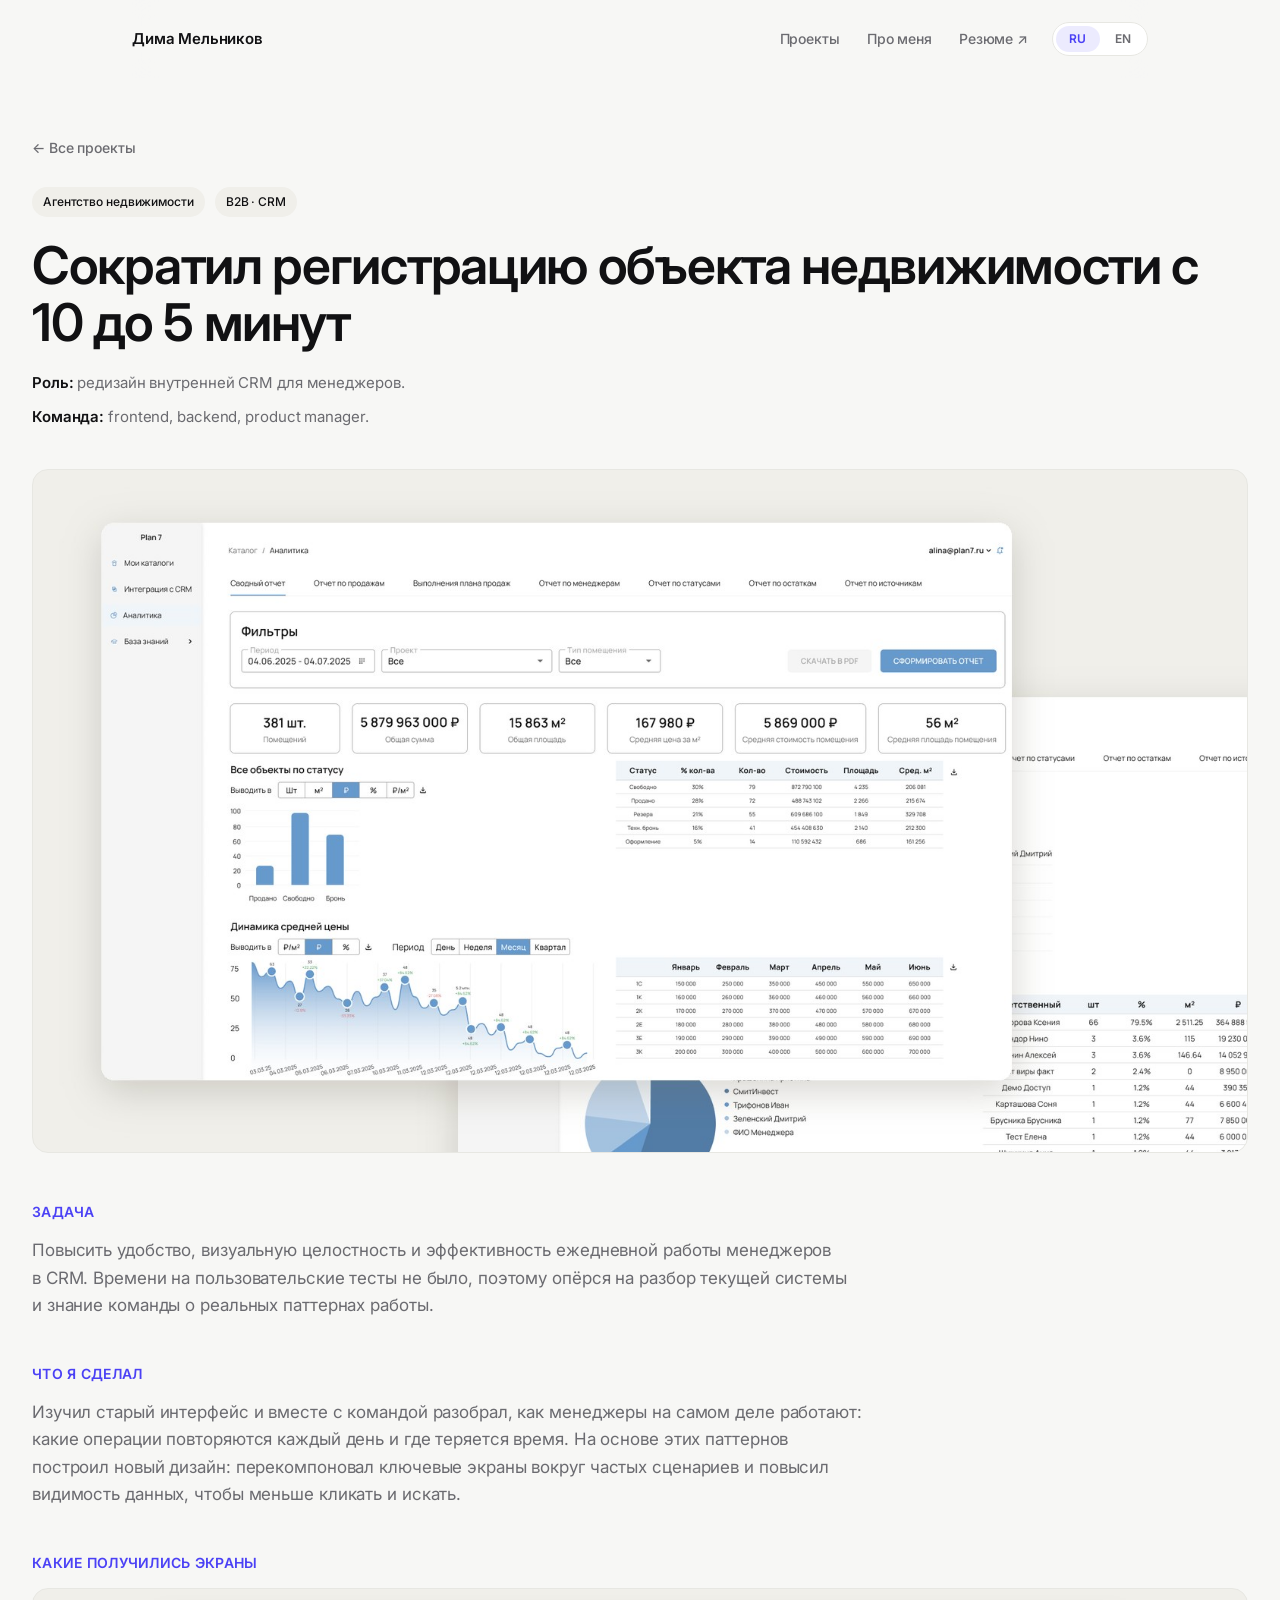
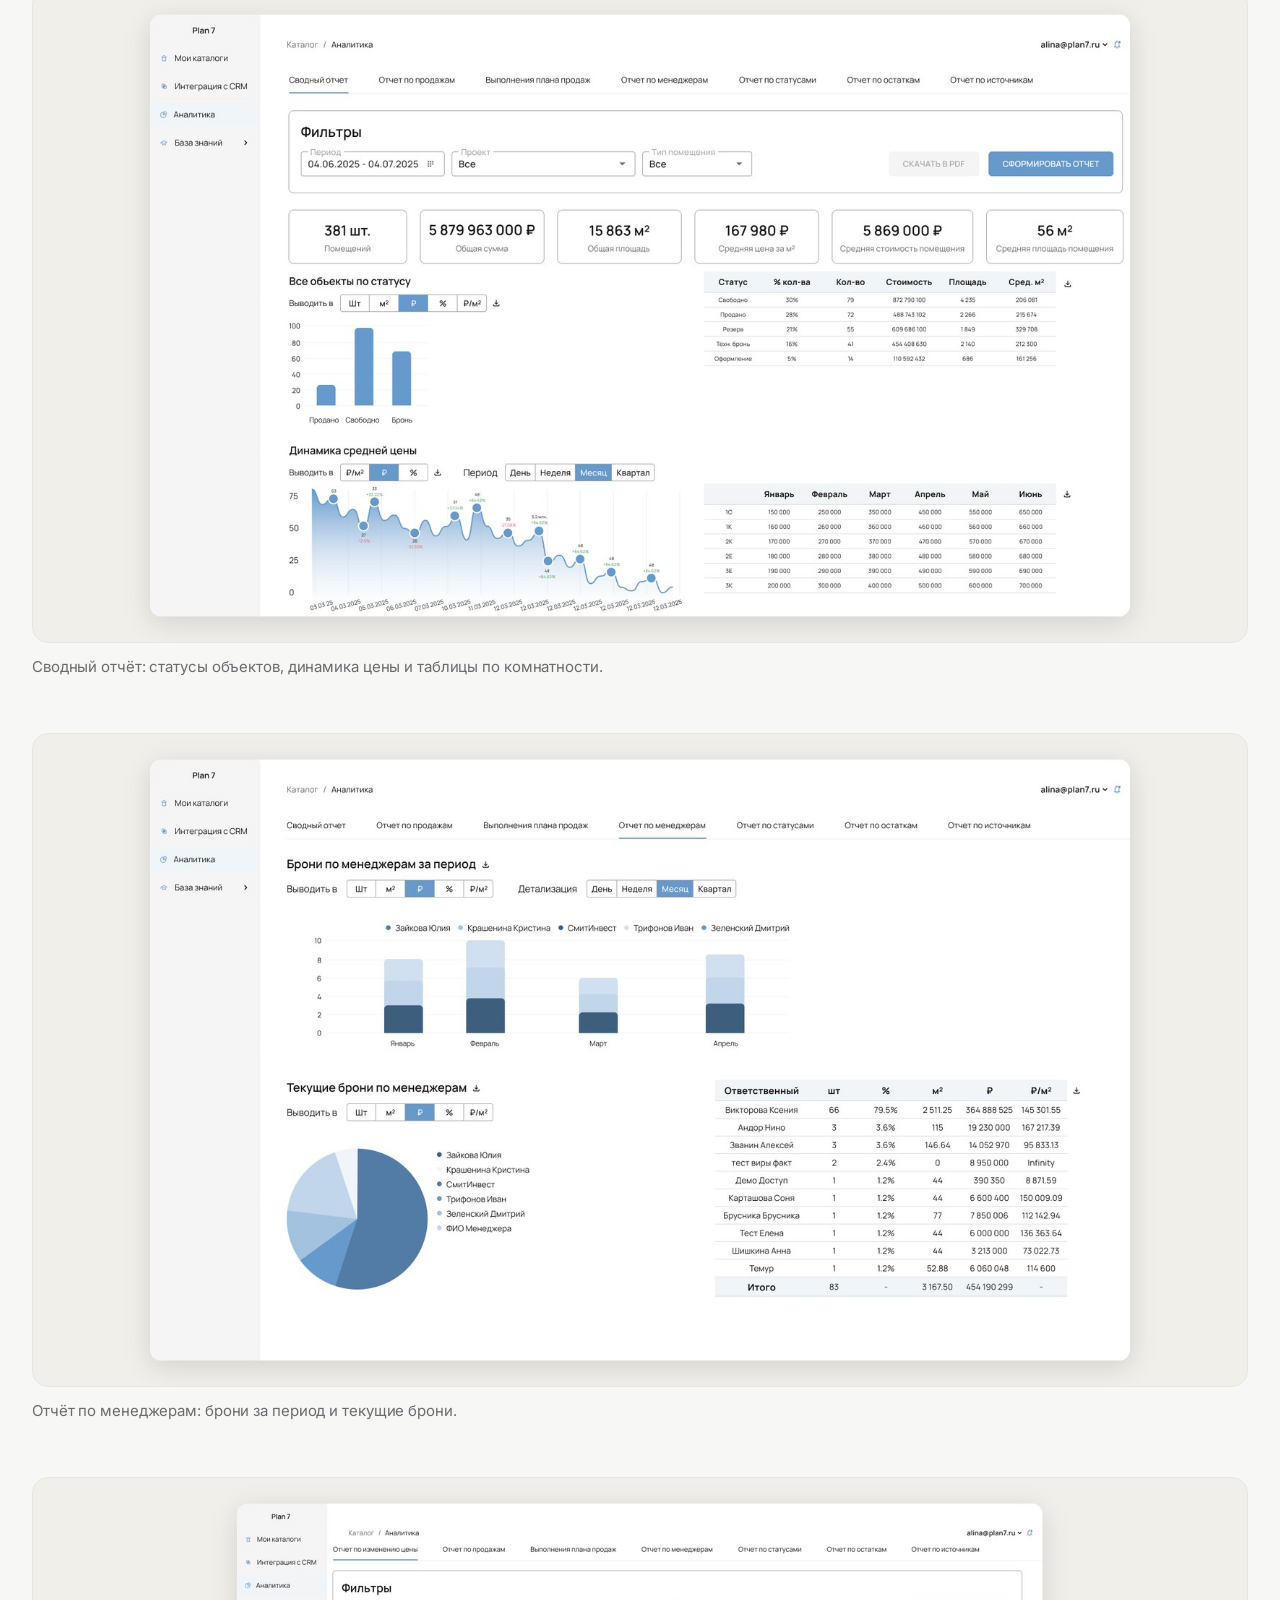
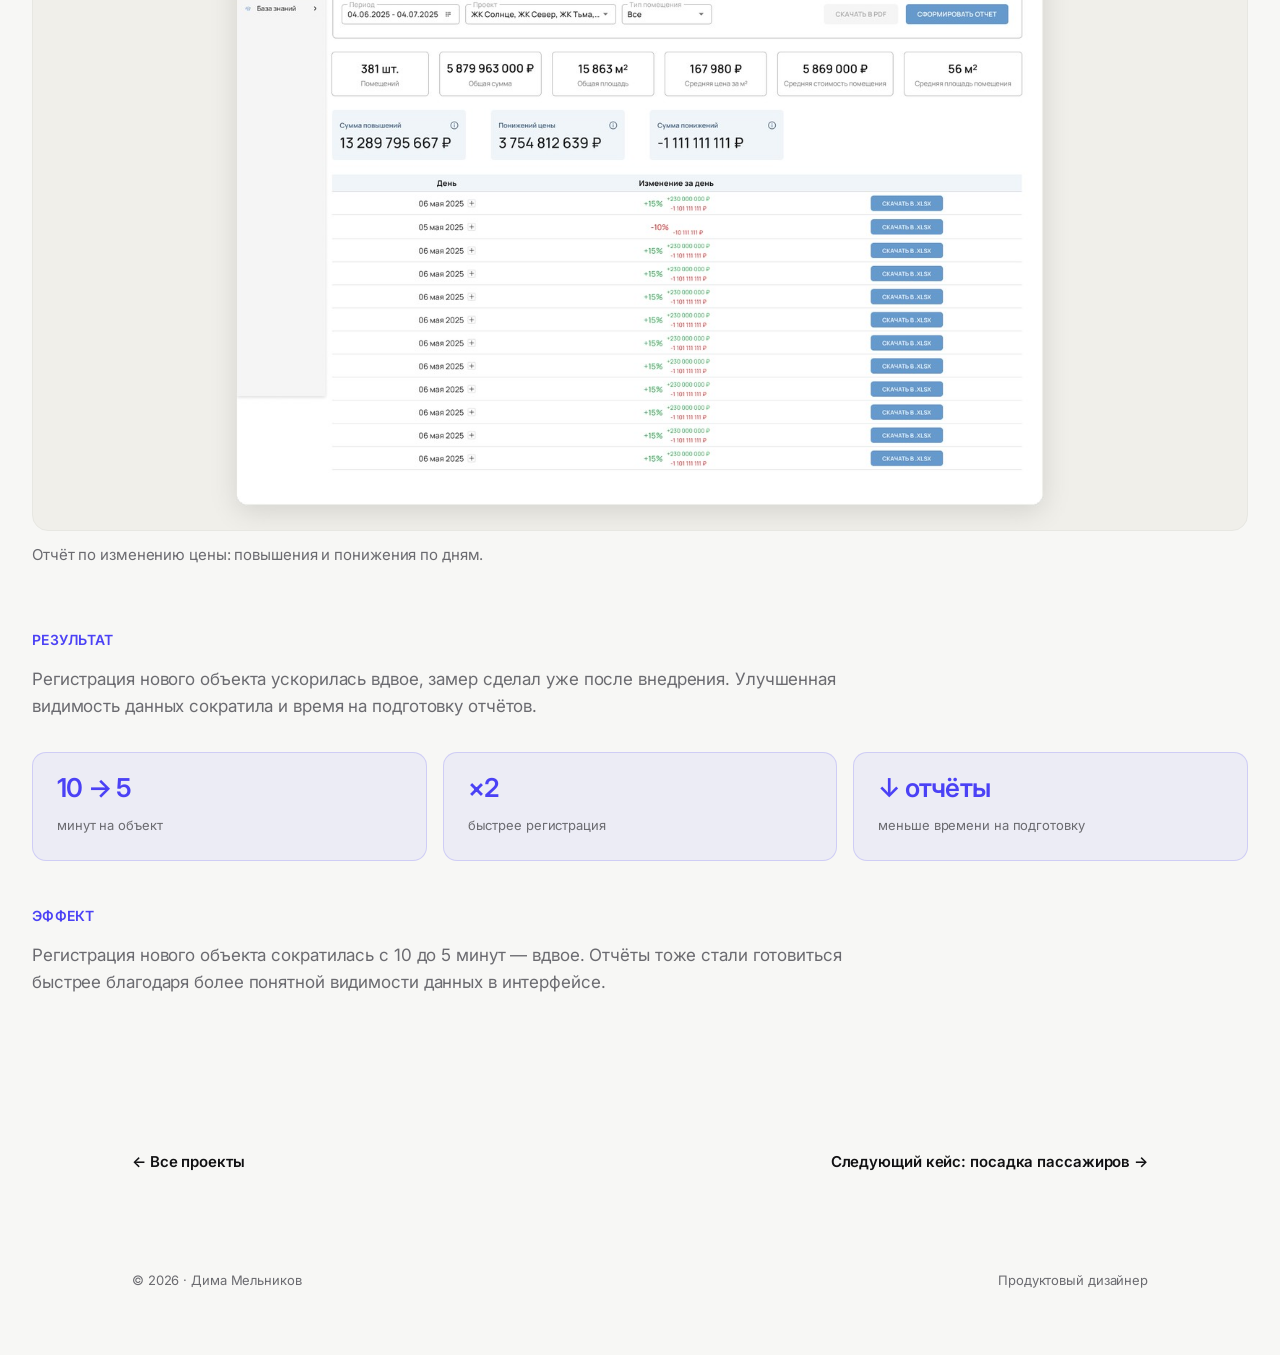
<file: case-realty.html>
<!DOCTYPE html>
<html lang="ru">
<head>
<meta charset="UTF-8">
<meta name="viewport" content="width=device-width, initial-scale=1.0">
<title>CRM для агентства недвижимости · Портфолио</title>
<link rel="preconnect" href="https://fonts.googleapis.com">
<link rel="preconnect" href="https://fonts.gstatic.com" crossorigin>
<link href="https://fonts.googleapis.com/css2?family=Inter:wght@400;500;600;700&display=swap" rel="stylesheet">
<link rel="stylesheet" href="styles.css">
</head>
<body>

<div class="wrap">
  <div class="topbar">
    <a class="sig" href="index.html" data-i18n="sig_name">Дима Мельников</a>
    <div class="topbar-right">
      <nav>
        <a href="index.html#projects" data-i18n="nav_projects">Проекты</a>
        <a href="index.html#about" data-i18n="nav_about">Про меня</a>
        <a href="#" data-i18n="nav_resume" data-i18n-href="resume_url">Резюме ↗</a>
      </nav>
      <div class="lang-switch">
        <button data-lang="ru" class="active" aria-pressed="true">RU</button>
        <button data-lang="en" aria-pressed="false">EN</button>
      </div>
    </div>
  </div>
</div>

<section class="case-hero">
  <div class="wrap-wide">
    <a class="back-link" href="index.html" data-i18n="back_link">← Все проекты</a>
    <div class="case-meta"><span class="tag" data-i18n="tag1">Агентство недвижимости</span><span class="tag" data-i18n="tag2">B2B · CRM</span></div>
    <h1 data-i18n="case_h1">Сократил регистрацию объекта недвижимости с 10 до 5 минут</h1>
    <p class="role-line" data-i18n="role_line"><b>Роль:</b> редизайн внутренней CRM для&nbsp;менеджеров.</p>
    <p class="role-line" data-i18n="team_line"><b>Команда:</b> frontend, backend, product manager.</p>
  </div>
</section>

<section class="case-body">
  <div class="wrap-wide">
    <div class="cover" style="--cover: url('cover-2.jpg')"></div>

    <h2 data-i18n="h2_task">Задача</h2>
    <p data-i18n="task_p">Повысить удобство, визуальную целостность и&nbsp;эффективность ежедневной работы менеджеров в&nbsp;CRM. Времени на&nbsp;пользовательские тесты не&nbsp;было, поэтому опёрся на&nbsp;разбор текущей системы и&nbsp;знание команды о&nbsp;реальных паттернах работы.</p>

    <h2 data-i18n="h2_what">Что я сделал</h2>
    <p data-i18n="what_p">Изучил старый интерфейс и&nbsp;вместе с&nbsp;командой разобрал, как&nbsp;менеджеры на&nbsp;самом деле работают: какие операции повторяются каждый день и&nbsp;где теряется время. На&nbsp;основе этих паттернов построил новый дизайн: перекомпоновал ключевые экраны вокруг частых сценариев и&nbsp;повысил видимость данных, чтобы меньше кликать и&nbsp;искать.</p>

    <h2 data-i18n="h2_screens">Какие получились экраны</h2>
    <div class="mockup-feed">
      <div class="mockup-item">
        <div class="cover" style="--cover:url('realty-1.jpg')"></div>
        <p class="mockup-caption" data-i18n="shot1_caption">Сводный отчёт: статусы объектов, динамика цены и&nbsp;таблицы по&nbsp;комнатности.</p>
      </div>
      <div class="mockup-item">
        <div class="cover" style="--cover:url('realty-2.jpg')"></div>
        <p class="mockup-caption" data-i18n="shot2_caption">Отчёт по менеджерам: брони за&nbsp;период и&nbsp;текущие брони.</p>
      </div>
      <div class="mockup-item">
        <div class="cover" style="--cover:url('realty-3.jpg')"></div>
        <p class="mockup-caption" data-i18n="shot3_caption">Отчёт по изменению цены: повышения и&nbsp;понижения по&nbsp;дням.</p>
      </div>
    </div>

    <h2 data-i18n="h2_result">Результат</h2>
    <p data-i18n="result_p">Регистрация нового объекта ускорилась вдвое, замер сделал уже после внедрения. Улучшенная видимость данных сократила и&nbsp;время на&nbsp;подготовку отчётов.</p>
    <div class="result">
      <div class="kpi"><b data-i18n="kpi1_b">10 → 5</b><span data-i18n="kpi1_span">минут на объект</span></div>
      <div class="kpi"><b data-i18n="kpi2_b">×2</b><span data-i18n="kpi2_span">быстрее регистрация</span></div>
      <div class="kpi"><b data-i18n="kpi3_b">↓ отчёты</b><span data-i18n="kpi3_span">меньше времени на подготовку</span></div>
    </div>

    <h2 data-i18n="h2_outcome">Эффект</h2>
    <p data-i18n="outcome_p">Регистрация нового объекта сократилась с&nbsp;10 до&nbsp;5 минут — вдвое. Отчёты тоже стали готовиться быстрее благодаря более понятной видимости данных в&nbsp;интерфейсе.</p>

  </div>
</section>

<div class="wrap">
  <div class="case-nav">
    <a href="index.html" data-i18n="back_link">← Все проекты</a>
    <a href="case-boarding.html" data-i18n="casenav_next">Следующий кейс: посадка пассажиров →</a>
  </div>
</div>

<footer>
  <div class="wrap foot-meta">
    <span>© 2026 · Дима Мельников</span>
    <span data-i18n="footer_role">Продуктовый дизайнер</span>
  </div>
</footer>

<script>
window.TRANSLATIONS = {
  __title: {ru:"CRM для агентства недвижимости · Портфолио", en:"Real Estate CRM · Portfolio"},
  sig_name: {ru:"Дима Мельников", en:"Dima Melnikov"},
  nav_projects: {ru:"Проекты", en:"Projects"},
  nav_about: {ru:"Про меня", en:"About"},
  nav_resume: {ru:"Резюме ↗", en:"Resume ↗"},
  resume_url: {ru:"Melnikov_Dmitriy_Resume.pdf", en:"Melnikov_Dmitriy_CV.pdf"},
  back_link: {ru:"← Все проекты", en:"← All projects"},
  tag1: {ru:"Агентство недвижимости", en:"Real estate agency"},
  tag2: {ru:"B2B · CRM", en:"B2B · CRM"},
  case_h1: {ru:"Сократил регистрацию объекта недвижимости с 10 до 5 минут", en:"Cut property registration time from 10 minutes to 5"},
  role_line: {ru:"<b>Роль:</b> редизайн внутренней CRM для&nbsp;менеджеров.", en:"<b>Role:</b> redesign of an internal CRM for managers."},
  team_line: {ru:'<b>Команда:</b> frontend, backend, product manager.', en:"<b>Team:</b> frontend, backend, product manager."},
  h2_task: {ru:"Задача", en:"The task"},
  task_p: {ru:"Повысить удобство, визуальную целостность и&nbsp;эффективность ежедневной работы менеджеров в&nbsp;CRM. Времени на&nbsp;пользовательские тесты не&nbsp;было, поэтому опёрся на&nbsp;разбор текущей системы и&nbsp;знание команды о&nbsp;реальных паттернах работы.", en:"Improve usability, visual consistency, and the day-to-day efficiency of managers working in the CRM. There was no time for user testing, so I relied on analyzing the existing system and the team's knowledge of real usage patterns."},
  h2_what: {ru:"Что я сделал", en:"What I did"},
  what_p: {ru:"Изучил старый интерфейс и&nbsp;вместе с&nbsp;командой разобрал, как&nbsp;менеджеры на&nbsp;самом деле работают: какие операции повторяются каждый день и&nbsp;где теряется время. На&nbsp;основе этих паттернов построил новый дизайн: перекомпоновал ключевые экраны вокруг частых сценариев и&nbsp;повысил видимость данных, чтобы меньше кликать и&nbsp;искать.", en:"Studied the old interface and worked with the team to understand how managers actually work day to day: which actions repeat constantly and where time gets lost. Built the new design around those patterns, restructuring key screens around frequent scenarios and surfacing more data upfront so there's less clicking and searching."},
  h2_screens: {ru:"Какие получились экраны", en:"How the screens turned out"},
  shot1_caption: {ru:"Сводный отчёт: статусы объектов, динамика цены и&nbsp;таблицы по&nbsp;комнатности.", en:"Summary report: property statuses, price dynamics, and tables by room count."},
  shot2_caption: {ru:"Отчёт по менеджерам: брони за&nbsp;период и&nbsp;текущие брони.", en:"Managers report: bookings for the period and current bookings."},
  shot3_caption: {ru:"Отчёт по изменению цены: повышения и&nbsp;понижения по&nbsp;дням.", en:"Price change report: increases and decreases by day."},
  h2_result: {ru:"Результат", en:"Result"},
  result_p: {ru:"Регистрация нового объекта ускорилась вдвое, замер сделал уже после внедрения. Улучшенная видимость данных сократила и&nbsp;время на&nbsp;подготовку отчётов.", en:"Registering a new property got twice as fast, measured after rollout. Better data visibility also cut down report preparation time."},
  kpi1_b: {ru:"10 → 5", en:"10 → 5"},
  kpi1_span: {ru:"минут на объект", en:"minutes per property"},
  kpi2_b: {ru:"×2", en:"2×"},
  kpi2_span: {ru:"быстрее регистрация", en:"faster registration"},
  kpi3_b: {ru:"↓ отчёты", en:"↓ reports"},
  kpi3_span: {ru:"меньше времени на подготовку", en:"less time to prepare"},
  h2_outcome: {ru:"Эффект", en:"Impact"},
  outcome_p: {ru:"Регистрация нового объекта сократилась с&nbsp;10 до&nbsp;5 минут — вдвое. Отчёты тоже стали готовиться быстрее благодаря более понятной видимости данных в&nbsp;интерфейсе.", en:"Property registration dropped from 10 minutes to 5 — twice as fast. Reports also got quicker to prepare thanks to clearer data visibility in the interface."},
  casenav_next: {ru:"Следующий кейс: посадка пассажиров →", en:"Next case: passenger boarding →"},
  footer_role: {ru:"Продуктовый дизайнер", en:"Product designer"}
};
</script>
<script src="i18n.js"></script>
</body>
</html>
</file>
<file: styles.css>
/* ============================================================
   КАК РЕДАКТИРОВАТЬ
   • Тексты — прямо в HTML каждой страницы
   • Цвета/шрифты — здесь, в блоке :root
   • Обложки и скриншоты — замени url('cover-1.jpg') / url('shot-1.jpg') на свои файлы
   • Резюме — впиши RESUME_URL один раз в конце index.html
   ============================================================ */
:root{
  --bg:       #F7F7F5;   /* мягкий тёплый белый */
  --ink:      #111113;   /* почти чёрный */
  --ink-soft: #6B6B70;   /* серый текст */
  --line:     #E7E7E2;   /* тонкие линии */
  --accent:   #4B41F5;   /* электрик-индиго — современный акцент */
  --accent-2: #F0EFEA;   /* заливка-чип */
  --paper:    #FFFFFF;
  --mono: "SF Mono","SFMono-Regular",ui-monospace,"JetBrains Mono","Menlo",monospace;
  --sans: "Inter",-apple-system,BlinkMacSystemFont,"Segoe UI","Helvetica Neue",Arial,sans-serif;
  --maxw: 1080px;
}
*{box-sizing:border-box;margin:0;padding:0}
html{scroll-behavior:smooth}
body{background:var(--bg);color:var(--ink);font-family:var(--sans);
  font-size:17px;line-height:1.6;-webkit-font-smoothing:antialiased;letter-spacing:-.006em;}
a{color:inherit}
img{max-width:100%;display:block}
.wrap{max-width:var(--maxw);margin:0 auto;padding:0 32px}
.mono{font-family:var(--mono);font-size:12px;letter-spacing:.02em;
  text-transform:uppercase;color:var(--ink-soft);}

/* ---------- топбар ---------- */
.topbar{display:flex;justify-content:space-between;align-items:center;
  padding:22px 0;position:sticky;top:0;background:rgba(247,247,245,.8);
  backdrop-filter:blur(12px);z-index:10;}
.topbar-right{display:flex;align-items:center;gap:24px}
.sig{font-weight:600;font-size:15px;letter-spacing:-.01em;text-decoration:none;}
.sig b{color:var(--accent)}
nav a{font-size:14px;text-decoration:none;margin-left:22px;
  color:var(--ink-soft);transition:color .2s;font-weight:500;}
nav a:hover{color:var(--ink)}
.lang-switch{display:flex;align-items:center;background:var(--paper);
  border:1px solid var(--line);border-radius:100px;padding:3px;gap:2px;}
.lang-switch button{-webkit-appearance:none;appearance:none;border:none;
  background:transparent;cursor:pointer;font-family:var(--sans);
  font-size:12px;font-weight:600;letter-spacing:.02em;line-height:1;
  color:var(--ink-soft);padding:7px 13px;border-radius:100px;
  transition:background .2s,color .2s;}
.lang-switch button:hover:not(.active){color:var(--ink)}
.lang-switch button:focus-visible{outline:2px solid var(--accent);outline-offset:2px}
.lang-switch button.active{background:rgba(75,65,245,.1);color:var(--accent)}

/* ---------- HERO (главная) ---------- */
.hero{padding:72px 0 76px}
.avail{display:inline-flex;align-items:center;gap:8px;font-size:13px;
  font-weight:500;color:var(--ink-soft);margin-bottom:32px;
  background:var(--paper);border:1px solid var(--line);
  padding:7px 14px;border-radius:100px;}
.avail .dot{width:7px;height:7px;border-radius:50%;background:#22C55E;
  box-shadow:0 0 0 3px rgba(34,197,94,.18)}
.hero h1{font-weight:600;font-size:clamp(40px,7vw,80px);line-height:.98;
  letter-spacing:-.035em;max-width:16ch;margin-bottom:30px;}
.hero h1 em{font-style:normal;color:var(--accent)}
.lede{font-size:20px;max-width:54ch;color:var(--ink-soft);margin-bottom:14px}
.lede strong{color:var(--ink);font-weight:600}
.chips{margin-top:36px;display:flex;gap:8px;flex-wrap:wrap}
.chip{font-size:13px;font-weight:500;color:var(--ink);
  background:var(--paper);border:1px solid var(--line);
  padding:8px 14px;border-radius:100px;}
.chip.chip-accent{color:var(--accent);background:rgba(75,65,245,.08);
  border-color:rgba(75,65,245,.25);font-weight:600;}

/* ---------- секции ---------- */
section{padding:88px 0}
.sec-head{margin-bottom:56px}
.sec-head h2{font-weight:600;font-size:clamp(28px,4.6vw,52px);letter-spacing:-.03em}

/* ---------- карточка проекта (главная) ---------- */
.cards{display:flex;flex-direction:column;gap:24px}
.case-card{display:block;text-decoration:none;color:inherit;
  background:var(--paper);border:1px solid var(--line);border-radius:20px;
  padding:24px;transition:border-color .2s,transform .2s,box-shadow .2s;}
.case-card:hover{border-color:var(--accent);transform:translateY(-2px);
  box-shadow:0 12px 32px rgba(17,17,19,.06);}
.case-card .cover{margin:0 0 24px}
.case-card-body .case-meta{display:flex;gap:10px;align-items:center;flex-wrap:wrap;
  font-size:13px;font-weight:500;color:var(--ink-soft);margin-bottom:16px;}
.case-card-body .case-meta .tag{background:var(--accent-2);padding:5px 11px;border-radius:100px;
  color:var(--ink);font-size:12px;}
.case-card-body h3{font-size:clamp(22px,2.6vw,30px);font-weight:600;line-height:1.15;
  letter-spacing:-.02em;margin-bottom:12px;max-width:34ch;}
.case-card-body .blurb{color:var(--ink-soft);max-width:60ch;margin-bottom:20px}
.result-inline{display:flex;gap:10px;flex-wrap:wrap;margin-bottom:20px}
.result-inline .res{font-size:14px;font-weight:600;color:var(--accent);
  background:rgba(75,65,245,.08);border-radius:10px;padding:8px 14px;}
.case-link{display:inline-flex;align-items:center;gap:6px;font-size:14px;
  font-weight:600;color:var(--ink);}
.case-card:hover .case-link{color:var(--accent)}
.case-link .arrow{transition:transform .2s}
.case-card:hover .case-link .arrow{transform:translateX(4px)}

/* обложка (общая для карточек и детальных страниц) */
.cover{aspect-ratio:16/9;border-radius:16px;overflow:hidden;
  border:1px solid var(--line);
  background:var(--cover,#EEEEEA);background-size:cover;background-position:center;position:relative;}
.cover .ph{position:absolute;inset:0;display:flex;align-items:center;justify-content:center;
  font-family:var(--mono);font-size:11px;letter-spacing:.04em;text-transform:uppercase;color:var(--ink-soft)}

/* ---------- про меня ---------- */
.about{}
.about .body{}
.about p{font-size:20px;color:var(--ink-soft);margin-bottom:20px;letter-spacing:-.012em}
.about p strong{color:var(--ink);font-weight:600}

/* ---------- контакты ---------- */
.contact{}
.contact h2{font-weight:600;font-size:clamp(30px,4.6vw,52px);
  margin-bottom:32px;letter-spacing:-.03em;line-height:1.02}
.links{display:flex;flex-direction:column;gap:2px}
.links a{display:flex;justify-content:space-between;align-items:center;
  padding:20px 4px;border-bottom:1px solid var(--line);text-decoration:none;
  font-size:17px;font-weight:500;transition:padding .2s,color .2s;}
.links a:hover{padding-left:14px;color:var(--accent)}
.links a .k{font-size:14px;color:var(--ink-soft);font-weight:400}
.links a:hover .k{color:var(--accent)}

footer{padding:48px 0 64px}
.foot-meta{display:flex;justify-content:space-between;flex-wrap:wrap;gap:10px;
  font-size:13px;color:var(--ink-soft)}

/* ============================================================
   СТРАНИЦА ОТДЕЛЬНОГО КЕЙСА (case-*.html)
   ============================================================ */
.back-link{display:inline-flex;align-items:center;gap:8px;font-size:14px;
  font-weight:500;color:var(--ink-soft);text-decoration:none;margin-bottom:28px;
  transition:color .2s;}
.back-link:hover{color:var(--accent)}

/* Кейсы: широкий контейнер (картинки, до 1300px) и узкая колонка текста (830px) внутри него */
.wrap-wide{max-width:1300px;margin:0 auto;padding:0 32px}

.case-hero{padding:56px 0 0}
.case-hero .case-meta{display:flex;gap:10px;align-items:center;flex-wrap:wrap;
  font-size:13px;font-weight:500;color:var(--ink-soft);margin-bottom:20px;}
.case-hero .case-meta .tag{background:var(--accent-2);padding:5px 11px;border-radius:100px;
  color:var(--ink);font-size:12px;}
.case-hero h1{font-size:clamp(32px,4.4vw,52px);font-weight:600;line-height:1.1;
  letter-spacing:-.025em;margin-bottom:20px;}
.case-hero .role-line{font-size:15px;color:var(--ink-soft);max-width:830px;margin-bottom:10px}
.case-hero .role-line:last-of-type{margin-bottom:40px}
.case-hero .role-line b{color:var(--ink);font-weight:600}

.case-body{padding-top:0}
.case-body .cover{margin:8px 0 48px}
.case-body p{color:var(--ink-soft);max-width:830px;margin-bottom:18px}
.case-body p strong{color:var(--ink);font-weight:600}
.case-body h2{font-size:14px;font-weight:600;letter-spacing:.02em;
  text-transform:uppercase;color:var(--accent);margin:44px 0 14px;}
.case-body ul{list-style:none;margin:0 0 18px;max-width:830px}
.case-body li{color:var(--ink-soft);padding-left:24px;position:relative;margin-bottom:10px}
.case-body li::before{content:"";position:absolute;left:2px;top:11px;
  width:6px;height:6px;border-radius:50%;background:var(--accent)}

/* KPI — результат выделен цветом */
.result{display:flex;gap:16px;flex-wrap:wrap;margin-top:32px}
.result .kpi{flex:1;min-width:150px;background:rgba(75,65,245,.06);
  border:1px solid rgba(75,65,245,.18);border-radius:14px;padding:22px 24px;}
.result .kpi b{display:block;font-size:26px;font-weight:600;
  color:var(--accent);line-height:1;margin-bottom:10px;letter-spacing:-.03em}
.result .kpi span{font-size:13px;color:var(--ink-soft)}

/* Скриншоты макетов — места под вставку */
.shots{display:flex;flex-direction:column;gap:20px;margin:20px 0 12px}
.shot{aspect-ratio:16/10;border-radius:16px;border:1.5px dashed var(--line);
  background:var(--cover,var(--paper));background-size:cover;background-position:center;
  display:flex;align-items:center;justify-content:center;
  flex-direction:column;gap:8px;}
.shot .ic{font-size:22px;color:var(--ink-soft)}
.shot .lbl{font-family:var(--mono);font-size:11px;letter-spacing:.04em;
  text-transform:uppercase;color:var(--ink-soft);}

/* Лента макетов — картинка + подпись-описание под каждой, друг под другом */
.mockup-feed{display:flex;flex-direction:column;gap:36px;margin:8px 0 40px;}
.mockup-item .cover{aspect-ratio:1680/904;margin:0 0 12px;}
.mockup-caption{color:var(--ink-soft);font-size:15px;max-width:830px;}
.mockup-caption em{font-style:normal;color:var(--ink-soft);opacity:.6}

/* Плейсхолдер-заметка для полей, которые может заполнить только автор */
.todo-note{border:1.5px dashed rgba(75,65,245,.35);background:rgba(75,65,245,.05);
  border-radius:12px;padding:16px 18px;color:var(--accent);font-size:14px;
  max-width:830px;}

.case-nav{padding:48px 0;display:flex;
  justify-content:space-between;align-items:center;flex-wrap:wrap;gap:16px;}
.case-nav a{text-decoration:none;font-size:15px;font-weight:600;color:var(--ink);
  transition:color .2s;}
.case-nav a:hover{color:var(--accent)}

@media (max-width:700px){
  .wrap{padding:0 20px}
  .wrap-wide{padding:0 20px}
  section{padding:60px 0}
  nav a{margin-left:14px}
  .result .kpi{min-width:calc(50% - 8px)}
  .case-hero{padding-top:36px}
}
@media (prefers-reduced-motion:reduce){*{transition:none!important;scroll-behavior:auto!important}}

/* ---------- ссылки в тексте кейса ---------- */
.case-body p a{color:var(--accent);text-decoration:underline;text-underline-offset:3px}
.case-body p a:hover{text-decoration-thickness:2px}

/* ---------- концепты ---------- */
.concepts-lead{color:var(--ink-soft);max-width:60ch;margin:-32px 0 32px}
.concept-grid{display:grid;grid-template-columns:repeat(auto-fill,minmax(280px,1fr));gap:24px}
.concept{display:block;border:1px solid var(--line);border-radius:20px;overflow:hidden;background:var(--paper);transition:border-color .2s,transform .2s}
.concept:hover{border-color:var(--accent);transform:translateY(-2px)}
.concept img{display:block;width:100%;height:auto}

/* ---------- мобильные экраны ---------- */
.phone-grid{display:grid;grid-template-columns:repeat(4,1fr);gap:28px 24px;margin:8px 0 40px}
.phone{margin:0}
.phone img{display:block;width:100%;height:auto;border-radius:22px;border:1px solid var(--line)}
.phone figcaption{margin-top:12px;font-size:14px;line-height:1.4}
.phone-grid.cols-5{grid-template-columns:repeat(5,1fr);gap:28px 18px}
@media(max-width:900px){.phone-grid,.phone-grid.cols-5{grid-template-columns:repeat(2,1fr)}}
</file>
